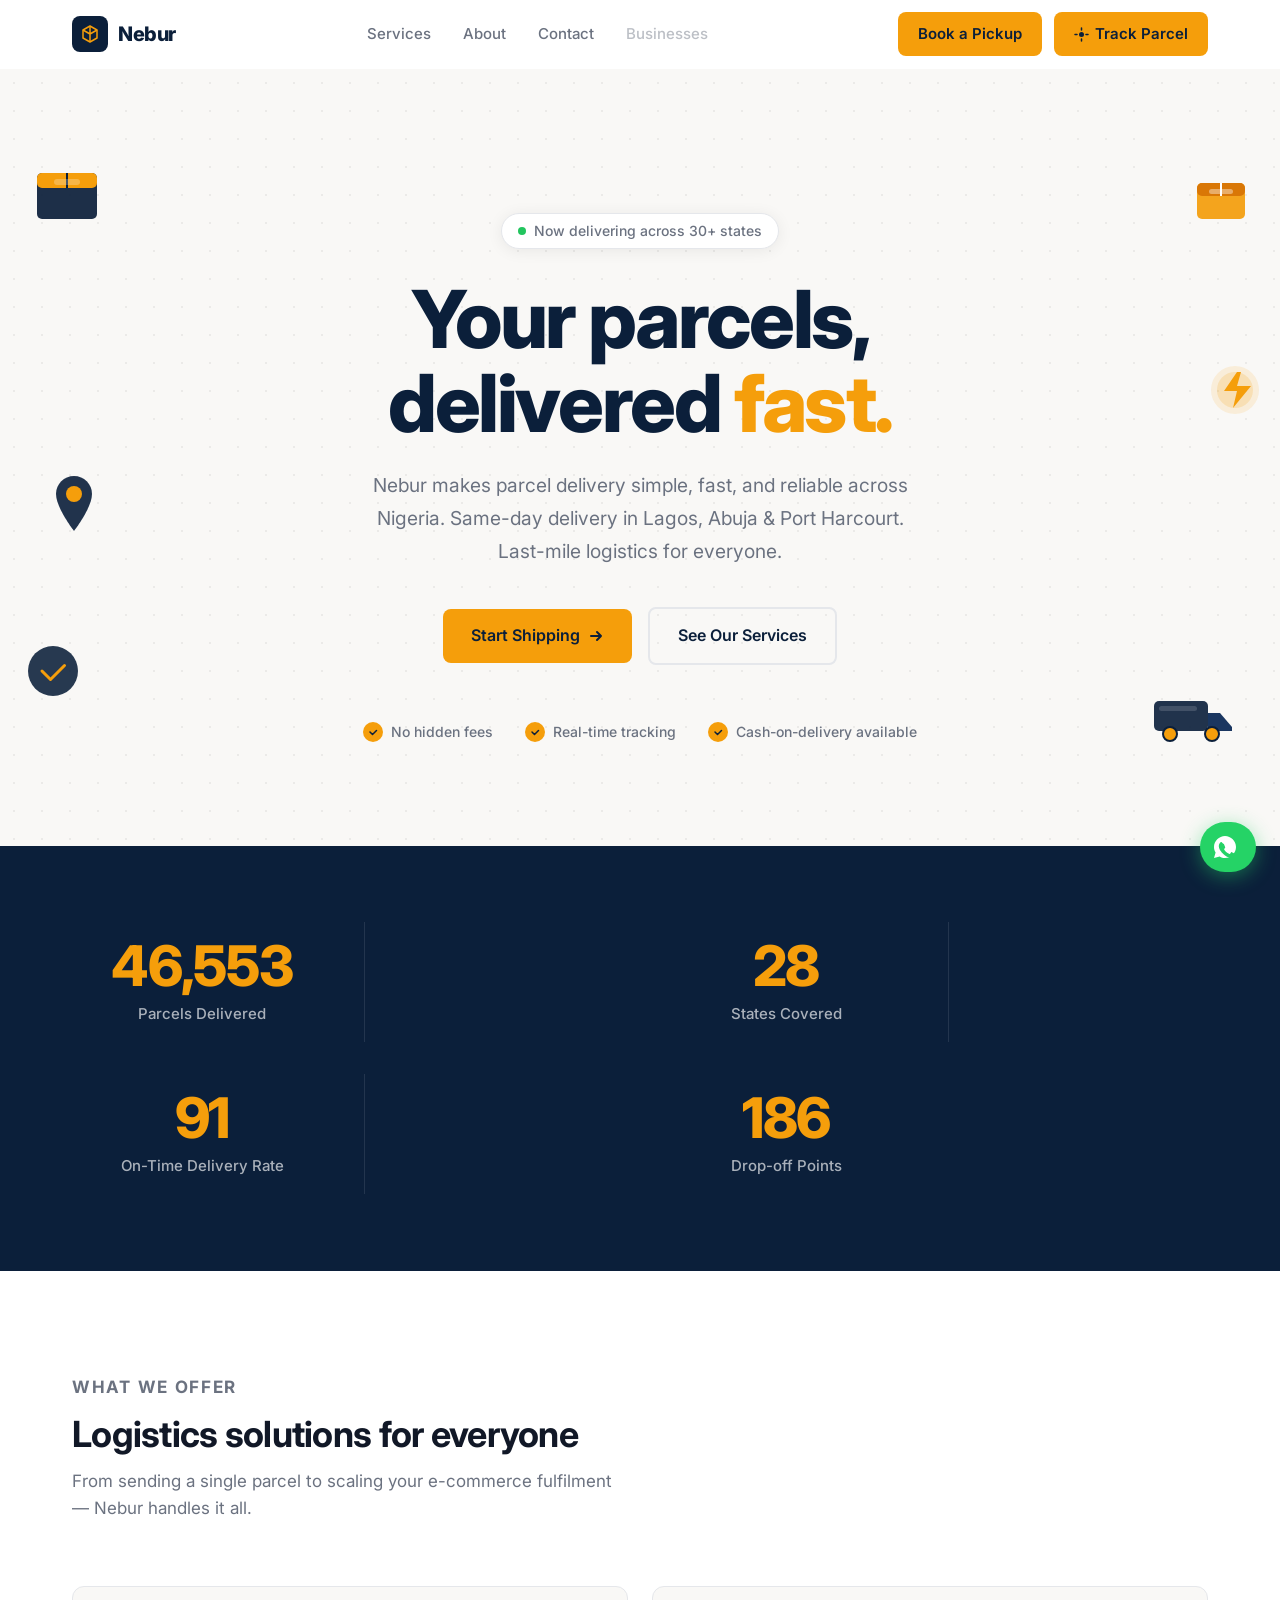
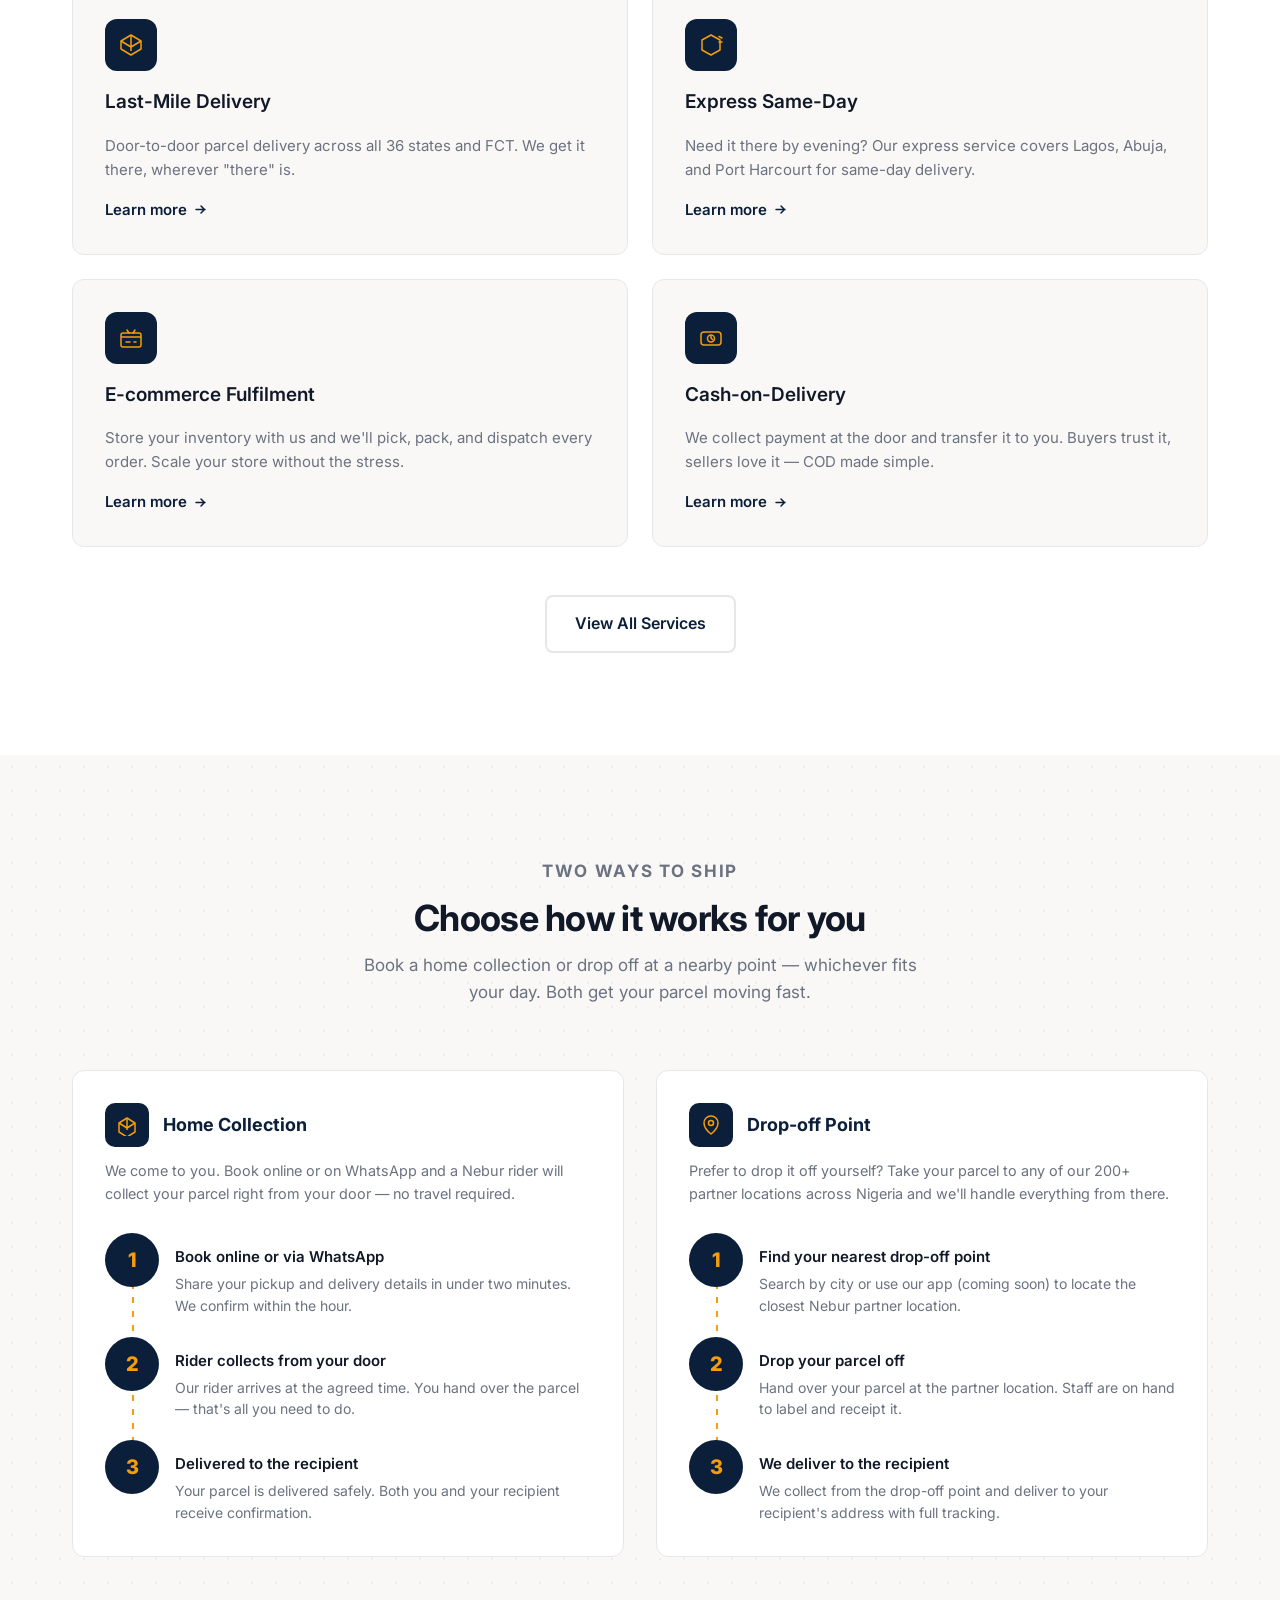
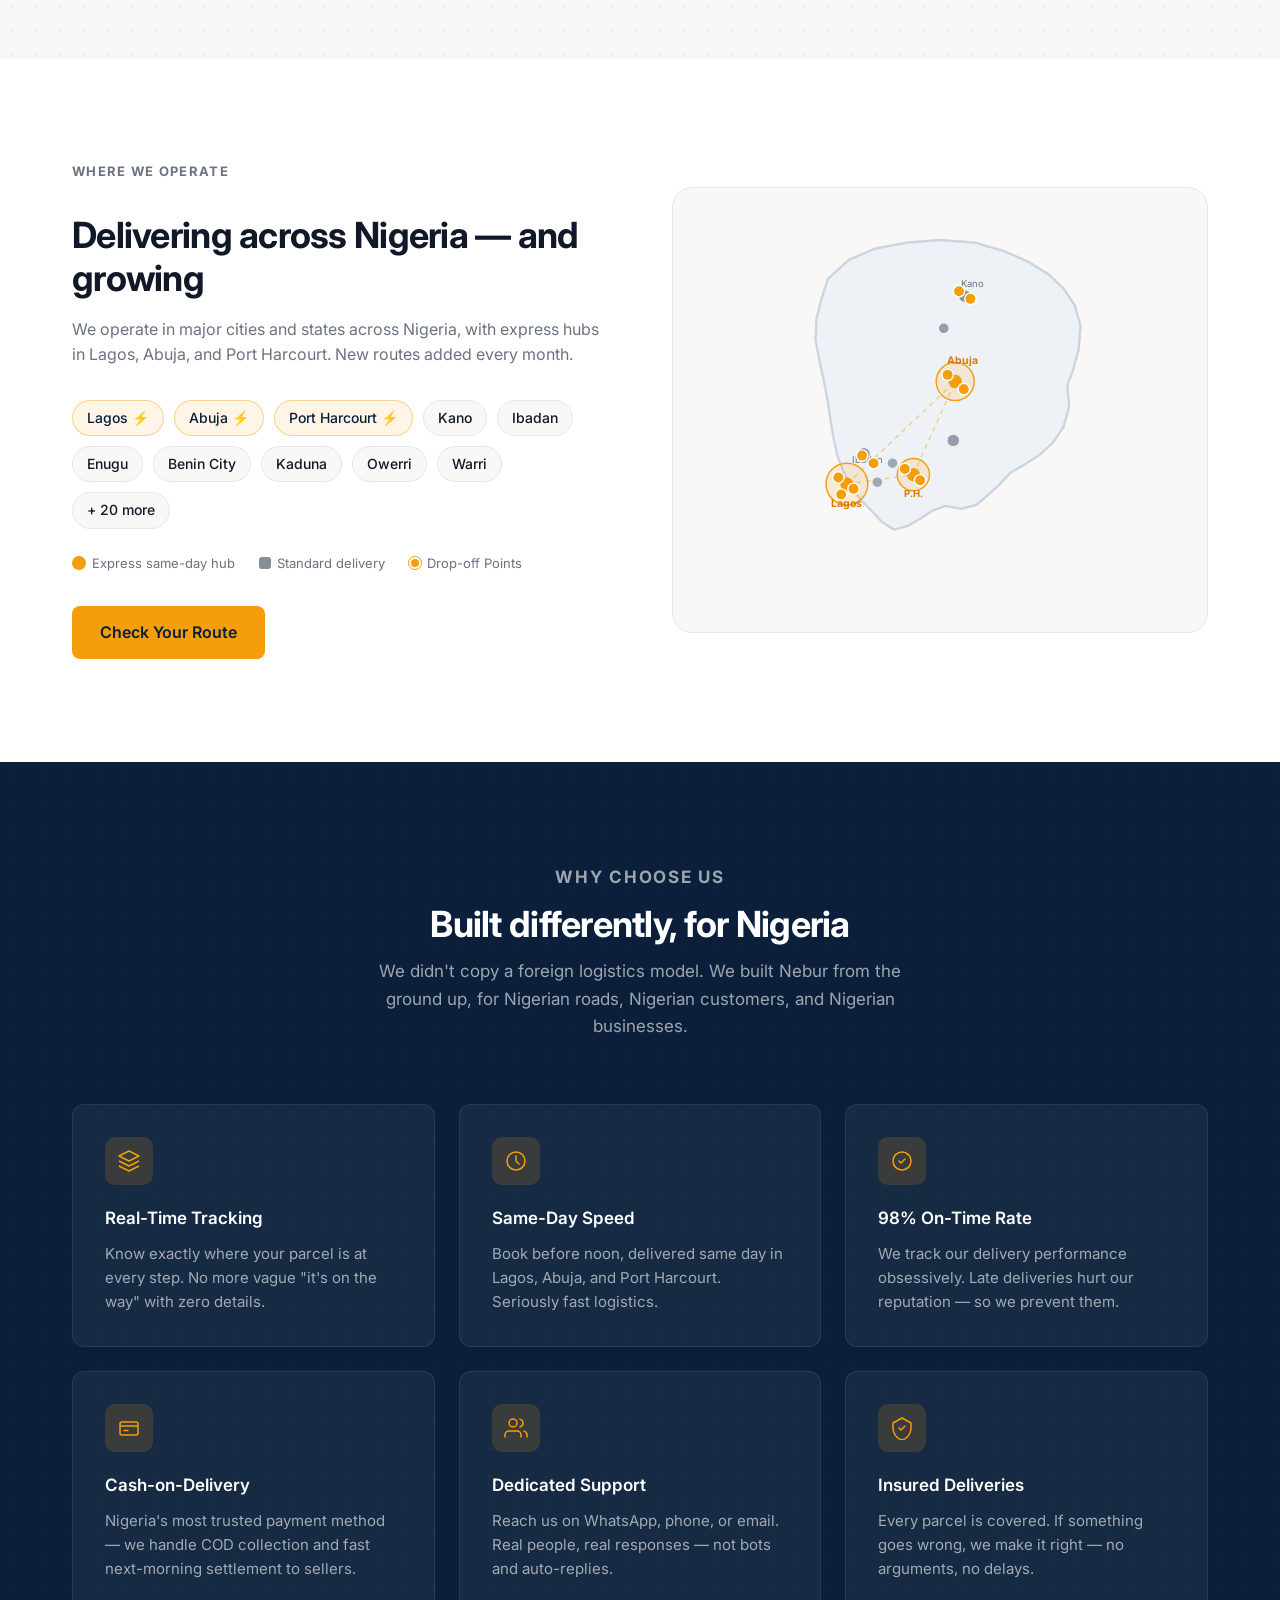
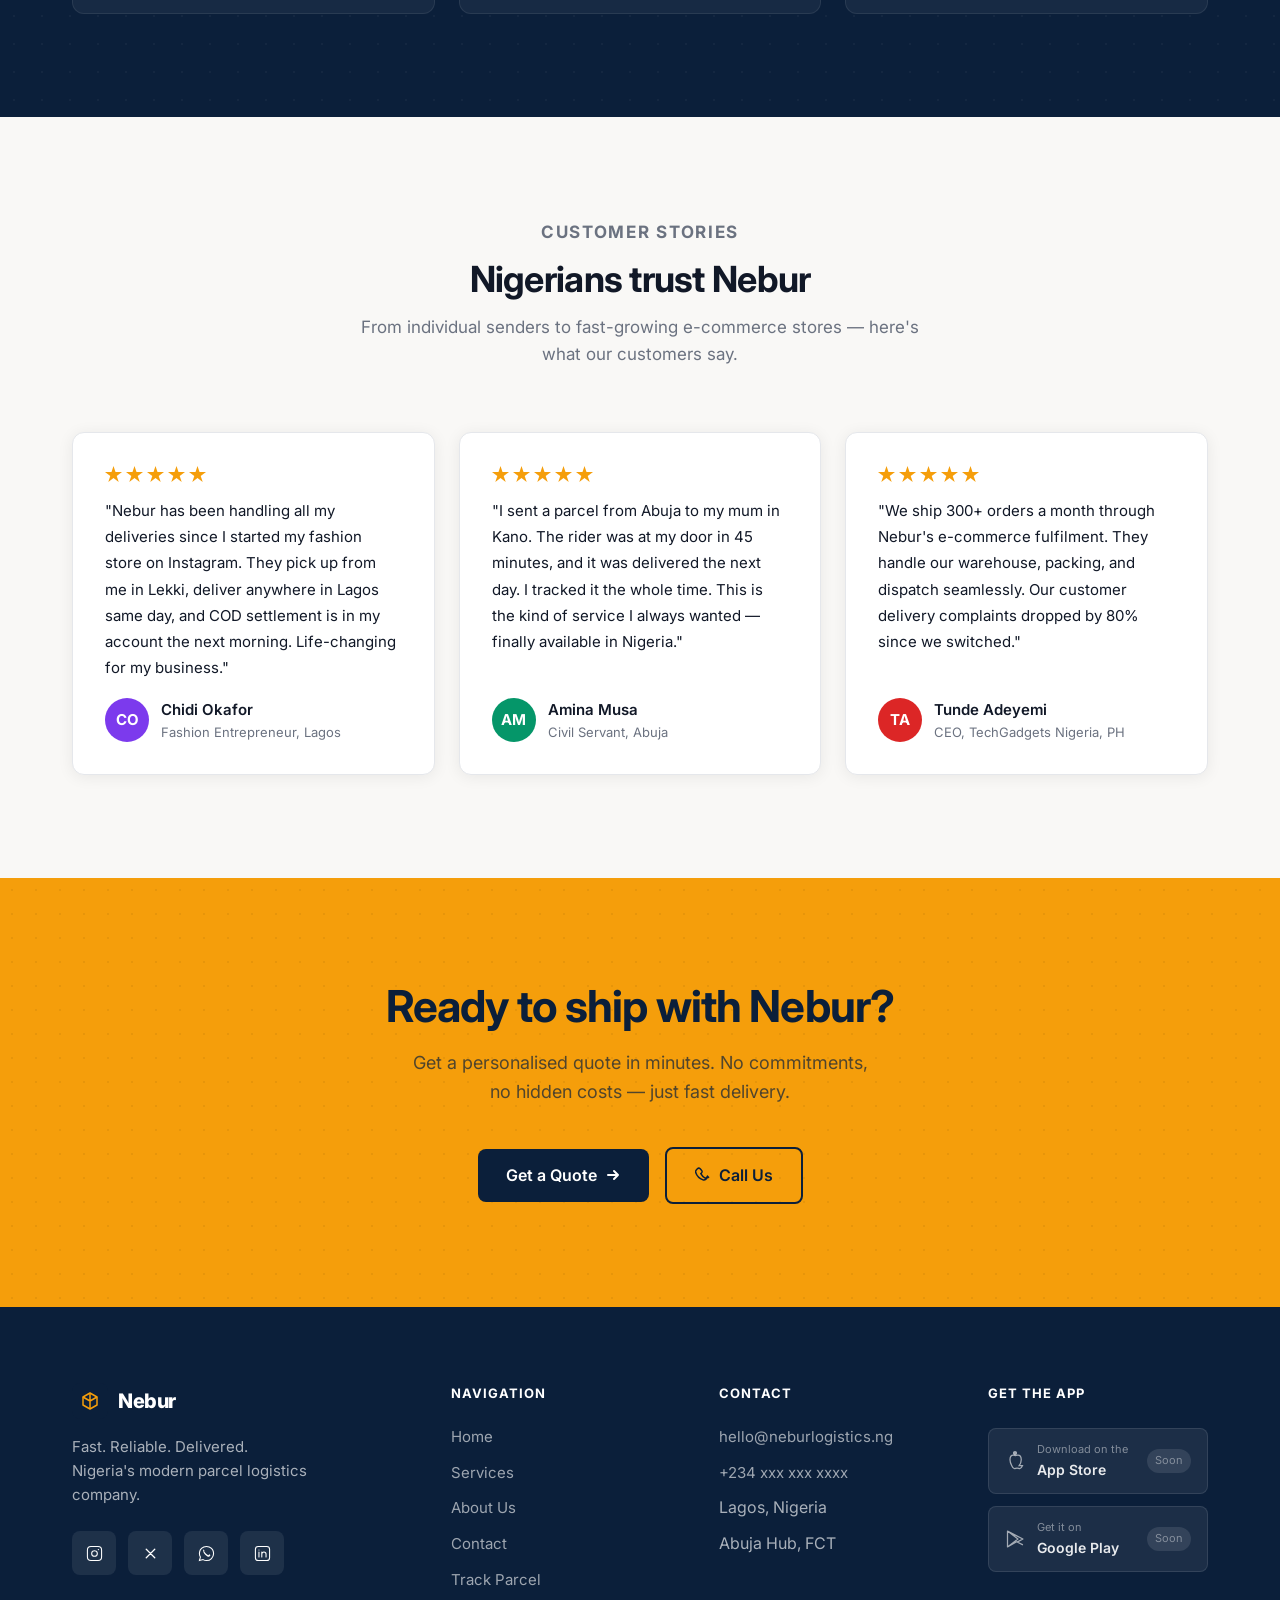
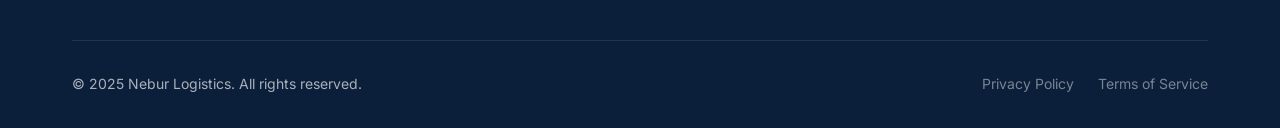
<file: index.html>
<!DOCTYPE html>
<html lang="en">
<head>
  <meta charset="UTF-8">
  <meta name="viewport" content="width=device-width, initial-scale=1.0">
  <title>Nebur Logistics — Fast Parcel Delivery in Nigeria</title>
  <meta name="description" content="Nebur delivers parcels fast and reliably across Nigeria. Same-day, next-day, and B2B logistics solutions. Get a quote today.">

  <!-- Open Graph -->
  <meta property="og:title" content="Nebur Logistics — Fast Parcel Delivery in Nigeria">
  <meta property="og:description" content="Nebur delivers parcels fast and reliably across Nigeria. Same-day, next-day, and B2B logistics solutions. Get a quote today.">
  <meta property="og:image" content="https://neburlogistics.ng/assets/images/og-image.jpg">
  <meta property="og:url" content="https://neburlogistics.ng">
  <meta property="og:type" content="website">

  <link rel="canonical" href="https://neburlogistics.ng">

  <!-- Fonts -->
  <link rel="preconnect" href="https://fonts.googleapis.com">
  <link rel="preconnect" href="https://fonts.gstatic.com" crossorigin>
  <link href="https://fonts.googleapis.com/css2?family=Inter:wght@400;500;600;700;800&display=swap" rel="stylesheet">
  <link rel="stylesheet" href="assets/styles.css">

  <!-- JSON-LD Structured Data -->
  <script type="application/ld+json">
  {
    "@context": "https://schema.org",
    "@type": "LocalBusiness",
    "name": "Nebur Logistics",
    "description": "Fast parcel delivery across Nigeria. Same-day, next-day, and B2B logistics solutions.",
    "url": "https://neburlogistics.ng",
    "telephone": "+234-xxx-xxx-xxxx",
    "email": "hello@neburlogistics.ng",
    "address": {
      "@type": "PostalAddress",
      "addressLocality": "Lagos",
      "addressCountry": "NG"
    },
    "areaServed": "Nigeria",
    "serviceType": "Parcel Delivery"
  }
  </script>

  <style>
    /* =============================================
       HERO
       ============================================= */
    #hero {
      background-color: var(--color-off-white);
      background-image: radial-gradient(circle, rgba(0,0,0,0.055) 1px, transparent 1px);
      background-size: 28px 28px;
      padding: clamp(5rem, 12vw, 9rem) 0 clamp(4rem, 8vw, 7rem);
      overflow: hidden;
      position: relative;
    }
    .hero-inner {
      position: relative;
      text-align: center;
      max-width: 820px;
      margin: 0 auto;
    }
    .hero-badge {
      display: inline-flex;
      align-items: center;
      gap: 0.5rem;
      background: var(--color-white);
      border: 1px solid var(--color-border);
      border-radius: 100px;
      padding: 0.375rem 1rem;
      font-size: 0.875rem;
      font-weight: 500;
      color: var(--color-text-muted);
      margin-bottom: 1.75rem;
      box-shadow: var(--shadow);
    }
    .hero-badge-dot {
      width: 8px;
      height: 8px;
      background: #22c55e;
      border-radius: 50%;
      flex-shrink: 0;
    }
    .hero-headline {
      font-size: clamp(2.75rem, 7vw, 5rem);
      font-weight: 800;
      letter-spacing: -0.03em;
      line-height: 1.05;
      color: var(--color-navy);
      margin-bottom: 1.5rem;
    }
    .hero-headline .accent { color: var(--color-amber); }
    .hero-sub {
      font-size: clamp(1rem, 2vw, 1.2rem);
      color: var(--color-text-muted);
      max-width: 540px;
      margin: 0 auto 2.5rem;
      line-height: 1.7;
    }
    .hero-actions {
      display: flex;
      align-items: center;
      justify-content: center;
      gap: 1rem;
      flex-wrap: wrap;
    }
    .hero-proof {
      margin-top: 3.5rem;
      display: flex;
      align-items: center;
      justify-content: center;
      gap: 2rem;
      flex-wrap: wrap;
    }
    .hero-proof-item {
      display: flex;
      align-items: center;
      gap: 0.5rem;
      font-size: 0.875rem;
      color: var(--color-text-muted);
      font-weight: 500;
    }
    .hero-proof-check {
      width: 20px;
      height: 20px;
      background: var(--color-amber);
      border-radius: 50%;
      display: flex;
      align-items: center;
      justify-content: center;
      flex-shrink: 0;
    }

    /* Floating elements */
    .float-el {
      position: absolute;
      animation: floatY 4s ease-in-out infinite;
      pointer-events: none;
    }
    .float-el:nth-child(2) { animation-delay: -1s; }
    .float-el:nth-child(3) { animation-delay: -2.2s; }
    .float-el:nth-child(4) { animation-delay: -0.6s; }
    .float-el:nth-child(5) { animation-delay: -1.8s; }
    .float-el:nth-child(6) { animation-delay: -3s; }
    .float-parcel-l  { top: 10%; left: 2%; }
    .float-parcel-r  { top: 12%; right: 2%; }
    .float-pin       { top: 52%; left: 4%; }
    .float-truck     { bottom: 12%; right: 3%; }
    .float-speed     { top: 38%; right: 1.5%; }
    .float-check     { bottom: 18%; left: 2%; }

    @keyframes floatY {
      0%, 100% { transform: translateY(0px) rotate(0deg); }
      50%       { transform: translateY(-14px) rotate(2deg); }
    }

    /* =============================================
       STATS
       ============================================= */
    #stats {
      background: var(--color-navy);
      padding: clamp(3rem, 6vw, 5rem) 0;
    }
    .stats-grid {
      display: grid;
      grid-template-columns: repeat(4, 1fr);
      gap: 2rem;
      text-align: center;
    }
    .stat-item { padding: 1rem; }
    .stat-number {
      font-size: clamp(2rem, 5vw, 3.5rem);
      font-weight: 800;
      color: var(--color-amber);
      letter-spacing: -0.02em;
      line-height: 1;
      margin-bottom: 0.5rem;
    }
    .stat-label {
      font-size: 0.9375rem;
      color: rgba(255,255,255,0.65);
      font-weight: 500;
    }
    .stat-divider {
      width: 1px;
      background: rgba(255,255,255,0.1);
    }

    /* =============================================
       SERVICES PREVIEW
       ============================================= */
    #services-preview {
      padding: var(--section-pad);
      background: var(--color-white);
    }
    .services-grid {
      display: grid;
      grid-template-columns: repeat(2, 1fr);
      gap: 1.5rem;
    }
    .service-card {
      background: var(--color-off-white);
      border: 1px solid var(--color-border);
      border-radius: var(--radius);
      padding: 2rem;
      display: flex;
      flex-direction: column;
      gap: 1rem;
      transition: transform 0.2s, box-shadow 0.2s, border-color 0.2s;
    }
    .service-card:hover {
      transform: translateY(-4px);
      box-shadow: 0 8px 32px rgba(0,0,0,0.1);
      border-color: var(--color-amber);
    }
    .service-icon {
      width: 52px;
      height: 52px;
      background: var(--color-navy);
      border-radius: 12px;
      display: flex;
      align-items: center;
      justify-content: center;
      flex-shrink: 0;
    }
    .service-card h3 { font-size: 1.1875rem; }
    .service-card p { color: var(--color-text-muted); font-size: 0.9375rem; line-height: 1.6; }
    .service-link {
      display: inline-flex;
      align-items: center;
      gap: 0.375rem;
      font-size: 0.9375rem;
      font-weight: 600;
      color: var(--color-navy);
      margin-top: auto;
      transition: gap 0.2s;
    }
    .service-link:hover { gap: 0.625rem; }

    /* =============================================
       HOW IT WORKS
       ============================================= */
    #how-it-works {
      padding: var(--section-pad);
      background: var(--color-off-white);
      background-image: radial-gradient(circle, rgba(0,0,0,0.04) 1px, transparent 1px);
      background-size: 24px 24px;
    }
    .hiw-processes {
      display: grid;
      grid-template-columns: 1fr 1fr;
      gap: 2rem;
    }
    .hiw-process {
      background: var(--color-white);
      border: 1px solid var(--color-border);
      border-radius: var(--radius);
      padding: 2rem;
    }
    .hiw-process-header {
      display: flex;
      align-items: center;
      gap: 0.875rem;
      margin-bottom: 0.75rem;
    }
    .hiw-process-icon {
      width: 44px;
      height: 44px;
      background: var(--color-navy);
      border-radius: 10px;
      display: flex;
      align-items: center;
      justify-content: center;
      flex-shrink: 0;
    }
    .hiw-process h3 {
      font-size: 1.125rem;
      font-weight: 700;
      color: var(--color-navy);
      margin: 0;
    }
    .hiw-process-desc {
      font-size: 0.9rem;
      color: var(--color-text-muted);
      line-height: 1.6;
      margin-bottom: 1.75rem;
    }
    .steps-list {
      display: flex;
      flex-direction: column;
      gap: 1.25rem;
      position: relative;
    }
    .steps-list::before {
      content: '';
      position: absolute;
      left: 27px;
      top: 36px;
      bottom: 36px;
      width: 2px;
      background: repeating-linear-gradient(
        180deg,
        var(--color-amber) 0, var(--color-amber) 6px,
        transparent 6px, transparent 14px
      );
    }
    .step-item {
      display: flex;
      align-items: flex-start;
      gap: 1rem;
    }
    .step-num {
      width: 54px;
      height: 54px;
      background: var(--color-navy);
      color: var(--color-amber);
      border-radius: 50%;
      font-size: 1.25rem;
      font-weight: 800;
      display: flex;
      align-items: center;
      justify-content: center;
      flex-shrink: 0;
      position: relative;
      z-index: 1;
    }
    .step-item-text { padding-top: 0.75rem; }
    .step-item-text h4 {
      font-size: 0.9375rem;
      font-weight: 600;
      color: var(--color-text);
      margin-bottom: 0.25rem;
    }
    .step-item-text p {
      font-size: 0.875rem;
      color: var(--color-text-muted);
      line-height: 1.55;
    }

    /* =============================================
       COVERAGE
       ============================================= */
    #coverage {
      padding: var(--section-pad);
      background: var(--color-white);
    }
    .coverage-inner {
      display: grid;
      grid-template-columns: 1fr 1fr;
      gap: clamp(2rem, 5vw, 5rem);
      align-items: center;
    }
    .coverage-text h2 { margin-bottom: 1rem; }
    .coverage-text > p { color: var(--color-text-muted); margin-bottom: 2rem; }
    .coverage-cities {
      display: flex;
      flex-wrap: wrap;
      gap: 0.625rem;
      margin-bottom: 1.5rem;
    }
    .city-chip {
      background: var(--color-off-white);
      border: 1px solid var(--color-border);
      border-radius: 100px;
      padding: 0.375rem 0.875rem;
      font-size: 0.875rem;
      font-weight: 500;
      color: var(--color-text);
    }
    .city-chip.express {
      background: rgba(245,158,11,0.1);
      border-color: rgba(245,158,11,0.4);
      color: var(--color-navy);
    }
    .coverage-legend {
      display: flex;
      gap: 1.5rem;
      font-size: 0.8125rem;
      color: var(--color-text-muted);
      margin-bottom: 2rem;
    }
    .legend-item { display: flex; align-items: center; gap: 6px; }
    .legend-dot {
      width: 12px;
      height: 12px;
      border-radius: 3px;
      flex-shrink: 0;
    }
    .map-container {
      background: var(--color-off-white);
      border: 1px solid var(--color-border);
      border-radius: 20px;
      padding: 2rem;
      display: flex;
      align-items: center;
      justify-content: center;
      min-height: 380px;
    }

    /* =============================================
       WHY NEBUR
       ============================================= */
    #why-nebur {
      padding: var(--section-pad);
      background: var(--color-navy);
      background-image: radial-gradient(circle, rgba(255,255,255,0.035) 1px, transparent 1px);
      background-size: 28px 28px;
    }
    #why-nebur .section-label { color: var(--color-amber); }
    #why-nebur .section-header h2 { color: var(--color-white); }
    #why-nebur .section-header p { color: rgba(255,255,255,0.6); }
    .why-grid {
      display: grid;
      grid-template-columns: repeat(3, 1fr);
      gap: 1.5rem;
    }
    .why-card {
      background: rgba(255,255,255,0.05);
      border: 1px solid rgba(255,255,255,0.08);
      border-radius: var(--radius);
      padding: 2rem;
      transition: background 0.2s, border-color 0.2s;
    }
    .why-card:hover {
      background: rgba(255,255,255,0.09);
      border-color: rgba(245,158,11,0.4);
    }
    .why-icon {
      width: 48px;
      height: 48px;
      background: rgba(245,158,11,0.15);
      border-radius: 10px;
      display: flex;
      align-items: center;
      justify-content: center;
      margin-bottom: 1.25rem;
    }
    .why-card h3 { color: var(--color-white); margin-bottom: 0.625rem; font-size: 1.0625rem; }
    .why-card p { color: rgba(255,255,255,0.6); font-size: 0.9375rem; line-height: 1.6; }

    /* =============================================
       TESTIMONIALS
       ============================================= */
    #testimonials {
      padding: var(--section-pad);
      background: var(--color-off-white);
    }
    .testimonials-grid {
      display: grid;
      grid-template-columns: repeat(3, 1fr);
      gap: 1.5rem;
    }
    .testimonial-card {
      background: var(--color-white);
      border: 1px solid var(--color-border);
      border-radius: var(--radius);
      padding: 2rem;
      box-shadow: var(--shadow);
      transition: transform 0.2s;
      display: flex;
      flex-direction: column;
      gap: 1rem;
    }
    .testimonial-card:hover { transform: translateY(-4px); }
    .stars { display: flex; gap: 4px; }
    .testimonial-quote {
      font-size: 0.9375rem;
      line-height: 1.75;
      color: var(--color-text);
      flex: 1;
    }
    .testimonial-author { display: flex; align-items: center; gap: 0.75rem; }
    .author-avatar {
      width: 44px;
      height: 44px;
      border-radius: 50%;
      display: flex;
      align-items: center;
      justify-content: center;
      font-weight: 700;
      font-size: 0.9375rem;
      color: var(--color-white);
      flex-shrink: 0;
    }
    .author-name { font-weight: 600; font-size: 0.9375rem; }
    .author-role { font-size: 0.8125rem; color: var(--color-text-muted); }

    /* =============================================
       CTA BANNER
       ============================================= */
    #cta-banner {
      padding: clamp(4rem, 8vw, 7rem) 0;
      background: var(--color-amber);
      background-image: radial-gradient(circle, rgba(0,0,0,0.06) 1px, transparent 1px);
      background-size: 24px 24px;
      text-align: center;
    }
    #cta-banner h2 {
      color: var(--color-navy);
      font-size: clamp(1.75rem, 4vw, 2.75rem);
      margin-bottom: 1rem;
    }
    #cta-banner p {
      color: rgba(11,31,58,0.7);
      font-size: 1.125rem;
      max-width: 480px;
      margin: 0 auto 2.5rem;
    }
    .cta-actions {
      display: flex;
      align-items: center;
      justify-content: center;
      gap: 1rem;
      flex-wrap: wrap;
    }

    /* =============================================
       RESPONSIVE
       ============================================= */
    @media (max-width: 1024px) {
      .services-grid { grid-template-columns: repeat(2, 1fr); }
      .why-grid { grid-template-columns: repeat(2, 1fr); }
      .coverage-inner { grid-template-columns: 1fr; }
    }
    @media (max-width: 768px) {
      .hiw-processes { grid-template-columns: 1fr; }
      .testimonials-grid { grid-template-columns: 1fr; }
      .stats-grid { grid-template-columns: repeat(2, 1fr); }
      .stat-divider { display: none; }
      .float-el { display: none; }
    }
    @media (max-width: 480px) {
      .stats-grid { grid-template-columns: 1fr; }
    }
    @media (max-width: 640px) {
      .services-grid { grid-template-columns: 1fr; }
      .why-grid { grid-template-columns: 1fr; }
      .hero-actions { flex-direction: column; align-items: stretch; }
      .hero-actions .btn { justify-content: center; }
    }
  </style>
</head>
<body>

  <!-- ===================================================
       HEADER
       =================================================== -->
  <header class="site-header" id="site-header">
    <div class="container">
      <nav class="nav-inner" role="navigation" aria-label="Main navigation">

        <a href="index.html" class="nav-logo" aria-label="Nebur Logistics — Home">
          <div class="nav-logo-icon" aria-hidden="true">
            <svg width="20" height="20" viewBox="0 0 20 20" fill="none" aria-hidden="true">
              <path d="M3 6l7-4 7 4v8l-7 4-7-4V6z" stroke="#F59E0B" stroke-width="1.5" stroke-linejoin="round"/>
              <path d="M10 2v16M3 6l7 4 7-4" stroke="#F59E0B" stroke-width="1.5" stroke-linejoin="round"/>
            </svg>
          </div>
          Nebur
        </a>

        <ul class="nav-links" role="list">
          <li><a href="services.html">Services</a></li>
          <li><a href="about.html">About</a></li>
          <li><a href="contact.html">Contact</a></li>
          <li><a href="#" data-future="b2b-portal" style="opacity:0.45;" aria-disabled="true">Businesses</a></li>
        </ul>

        <div class="nav-cta">
          <a href="book.html" class="btn btn-primary" style="padding:0.625rem 1.25rem;font-size:0.9375rem;">Book a Pickup</a>
          <a href="#" data-future="tracking" class="btn-track" aria-label="Track your parcel">
            <svg width="15" height="15" viewBox="0 0 15 15" fill="none" aria-hidden="true">
              <circle cx="7.5" cy="7.5" r="2.5" fill="currentColor"/>
              <path d="M7.5 1v2M7.5 12v2M1 7.5h2M12 7.5h2" stroke="currentColor" stroke-width="1.5" stroke-linecap="round"/>
            </svg>
            Track Parcel
          </a>
        </div>

        <button class="hamburger" id="hamburger-btn" aria-expanded="false" aria-controls="mobile-nav" aria-label="Toggle navigation menu">
          <span></span><span></span><span></span>
        </button>
      </nav>
    </div>

    <nav class="mobile-nav" id="mobile-nav" aria-label="Mobile navigation">
      <a href="index.html" aria-current="page">Home</a>
      <a href="services.html">Services</a>
      <a href="about.html">About</a>
      <a href="contact.html">Contact</a>
      <a href="book.html" class="btn-track">Book a Pickup</a>
    </nav>
  </header>

  <main>

    <!-- ===================================================
         HERO
         =================================================== -->
    <section id="hero" aria-labelledby="hero-headline">

      <!-- Floating parcels / icons -->
      <div class="float-el float-parcel-l" aria-hidden="true">
        <svg width="82" height="82" viewBox="0 0 82 82" fill="none">
          <rect x="11" y="26" width="60" height="46" rx="5" fill="#0B1F3A" opacity="0.92"/>
          <rect x="11" y="26" width="60" height="15" rx="5" fill="#F59E0B"/>
          <path d="M41 26v15" stroke="#0B1F3A" stroke-width="2"/>
          <rect x="28" y="32" width="26" height="6" rx="3" fill="white" opacity="0.25"/>
        </svg>
      </div>
      <div class="float-el float-parcel-r" aria-hidden="true">
        <svg width="66" height="66" viewBox="0 0 66 66" fill="none">
          <rect x="9" y="21" width="48" height="36" rx="5" fill="#F59E0B" opacity="0.92"/>
          <rect x="9" y="21" width="48" height="13" rx="5" fill="#D97706"/>
          <path d="M33 21v13" stroke="white" stroke-width="2"/>
          <rect x="21" y="27" width="24" height="5" rx="2.5" fill="white" opacity="0.4"/>
        </svg>
      </div>
      <div class="float-el float-pin" aria-hidden="true">
        <svg width="46" height="62" viewBox="0 0 46 62" fill="none">
          <path d="M23 3C13 3 5 11 5 21c0 13.8 18 37 18 37S41 34.8 41 21C41 11 33 3 23 3z" fill="#0B1F3A" opacity="0.9"/>
          <circle cx="23" cy="21" r="8" fill="#F59E0B"/>
        </svg>
      </div>
      <div class="float-el float-truck" aria-hidden="true">
        <svg width="92" height="58" viewBox="0 0 92 58" fill="none">
          <rect x="4" y="14" width="54" height="30" rx="5" fill="#0B1F3A" opacity="0.9"/>
          <path d="M58 26h12l12 14v4H58V26z" fill="#1a3660"/>
          <circle cx="20" cy="47" r="7" fill="#F59E0B" stroke="#0B1F3A" stroke-width="2"/>
          <circle cx="62" cy="47" r="7" fill="#F59E0B" stroke="#0B1F3A" stroke-width="2"/>
          <rect x="9" y="19" width="38" height="5" rx="2.5" fill="white" opacity="0.15"/>
        </svg>
      </div>
      <div class="float-el float-speed" aria-hidden="true">
        <svg width="52" height="52" viewBox="0 0 52 52" fill="none">
          <circle cx="26" cy="26" r="24" fill="#F59E0B" opacity="0.12"/>
          <circle cx="26" cy="26" r="18" fill="#F59E0B" opacity="0.18"/>
          <path d="M28 8L15 27h13l-4 17 18-22H28L32 8z" fill="#F59E0B"/>
        </svg>
      </div>
      <div class="float-el float-check" aria-hidden="true">
        <svg width="54" height="54" viewBox="0 0 54 54" fill="none">
          <circle cx="27" cy="27" r="25" fill="#0B1F3A" opacity="0.88"/>
          <path d="M16 27l8.5 8.5 14-14" stroke="#F59E0B" stroke-width="3" stroke-linecap="round" stroke-linejoin="round"/>
        </svg>
      </div>

      <div class="container">
        <div class="hero-inner">
          <div class="hero-badge">
            <div class="hero-badge-dot"></div>
            Now delivering across 30+ states
          </div>

          <h1 class="hero-headline" id="hero-headline">
            Your parcels,<br>
            delivered <span class="accent">fast.</span>
          </h1>

          <p class="hero-sub">
            Nebur makes parcel delivery simple, fast, and reliable across Nigeria.
            Same-day delivery in Lagos, Abuja &amp; Port Harcourt.
            Last-mile logistics for everyone.
          </p>

          <div class="hero-actions">
            <a href="contact.html" class="btn btn-primary">
              Start Shipping
              <svg width="16" height="16" viewBox="0 0 16 16" fill="none" aria-hidden="true">
                <path d="M3 8h10M9 4l4 4-4 4" stroke="currentColor" stroke-width="2" stroke-linecap="round" stroke-linejoin="round"/>
              </svg>
            </a>
            <a href="services.html" class="btn btn-secondary">See Our Services</a>
          </div>

          <div class="hero-proof">
            <div class="hero-proof-item">
              <div class="hero-proof-check" aria-hidden="true">
                <svg width="10" height="10" viewBox="0 0 10 10" fill="none"><path d="M2 5l2.5 2.5 4-4" stroke="#0B1F3A" stroke-width="1.5" stroke-linecap="round" stroke-linejoin="round"/></svg>
              </div>
              No hidden fees
            </div>
            <div class="hero-proof-item">
              <div class="hero-proof-check" aria-hidden="true">
                <svg width="10" height="10" viewBox="0 0 10 10" fill="none"><path d="M2 5l2.5 2.5 4-4" stroke="#0B1F3A" stroke-width="1.5" stroke-linecap="round" stroke-linejoin="round"/></svg>
              </div>
              Real-time tracking
            </div>
            <div class="hero-proof-item">
              <div class="hero-proof-check" aria-hidden="true">
                <svg width="10" height="10" viewBox="0 0 10 10" fill="none"><path d="M2 5l2.5 2.5 4-4" stroke="#0B1F3A" stroke-width="1.5" stroke-linecap="round" stroke-linejoin="round"/></svg>
              </div>
              Cash-on-delivery available
            </div>
          </div>
        </div>
      </div>
    </section>

    <!-- ===================================================
         STATS
         =================================================== -->
    <section id="stats" aria-label="Nebur delivery statistics">
      <div class="container">
        <div class="stats-grid">
          <div class="stat-item fade-up">
            <div class="stat-number" data-target="50000" aria-label="50,000 plus parcels delivered">0</div>
            <div class="stat-label">Parcels Delivered</div>
          </div>
          <div class="stat-divider" role="separator" aria-hidden="true"></div>
          <div class="stat-item fade-up fade-up-delay-1">
            <div class="stat-number" data-target="30" data-suffix="+" aria-label="30 plus states covered">0</div>
            <div class="stat-label">States Covered</div>
          </div>
          <div class="stat-divider" role="separator" aria-hidden="true"></div>
          <div class="stat-item fade-up fade-up-delay-2">
            <div class="stat-number" data-target="98" data-suffix="%" aria-label="98 percent on-time delivery rate">0</div>
            <div class="stat-label">On-Time Delivery Rate</div>
          </div>
          <div class="stat-divider" role="separator" aria-hidden="true"></div>
          <div class="stat-item fade-up fade-up-delay-3">
            <div class="stat-number" data-target="200" data-suffix="+" aria-label="200 plus drop-off points">0</div>
            <div class="stat-label">Drop-off Points</div>
          </div>
        </div>
      </div>
    </section>

    <!-- ===================================================
         SERVICES PREVIEW
         =================================================== -->
    <section id="services-preview" aria-labelledby="services-heading">
      <div class="container">
        <div class="section-header">
          <p class="section-label">What We Offer</p>
          <h2 id="services-heading">Logistics solutions for everyone</h2>
          <p>From sending a single parcel to scaling your e-commerce fulfilment — Nebur handles it all.</p>
        </div>

        <div class="services-grid">

          <a href="services.html" class="service-card fade-up" aria-label="Last-Mile Delivery — learn more">
            <div class="service-icon" aria-hidden="true">
              <svg width="26" height="26" viewBox="0 0 26 26" fill="none">
                <path d="M3 9l10-6 10 6v8l-10 6L3 17V9z" stroke="#F59E0B" stroke-width="1.5" stroke-linejoin="round"/>
                <path d="M13 3v16M3 9l10 6 10-6" stroke="#F59E0B" stroke-width="1.5" stroke-linejoin="round"/>
              </svg>
            </div>
            <h3>Last-Mile Delivery</h3>
            <p>Door-to-door parcel delivery across all 36 states and FCT. We get it there, wherever "there" is.</p>
            <span class="service-link">
              Learn more
              <svg width="15" height="15" viewBox="0 0 15 15" fill="none" aria-hidden="true"><path d="M3 7.5h9M8 4l3.5 3.5L8 11" stroke="currentColor" stroke-width="1.5" stroke-linecap="round" stroke-linejoin="round"/></svg>
            </span>
          </a>

          <a href="services.html" class="service-card fade-up fade-up-delay-1" aria-label="Express Same-Day Delivery — learn more">
            <div class="service-icon" aria-hidden="true">
              <svg width="26" height="26" viewBox="0 0 26 26" fill="none">
                <path d="M13 3l-9 5v10l9 5 9-5V8l-9-5z" stroke="#F59E0B" stroke-width="1.5" stroke-linejoin="round"/>
                <path d="M24 6l-3-1.5" stroke="#F59E0B" stroke-width="1.5" stroke-linecap="round"/>
                <path d="M24 10H21" stroke="#F59E0B" stroke-width="1.5" stroke-linecap="round"/>
              </svg>
            </div>
            <h3>Express Same-Day</h3>
            <p>Need it there by evening? Our express service covers Lagos, Abuja, and Port Harcourt for same-day delivery.</p>
            <span class="service-link">
              Learn more
              <svg width="15" height="15" viewBox="0 0 15 15" fill="none" aria-hidden="true"><path d="M3 7.5h9M8 4l3.5 3.5L8 11" stroke="currentColor" stroke-width="1.5" stroke-linecap="round" stroke-linejoin="round"/></svg>
            </span>
          </a>

          <a href="services.html" class="service-card fade-up fade-up-delay-2" aria-label="E-commerce Fulfilment — learn more">
            <div class="service-icon" aria-hidden="true">
              <svg width="26" height="26" viewBox="0 0 26 26" fill="none">
                <rect x="3" y="8" width="20" height="14" rx="2" stroke="#F59E0B" stroke-width="1.5"/>
                <path d="M3 12h20" stroke="#F59E0B" stroke-width="1.5"/>
                <path d="M9 5l2 3M17 5l-2 3" stroke="#F59E0B" stroke-width="1.5" stroke-linecap="round"/>
                <path d="M8 17h4M16 17h2" stroke="#F59E0B" stroke-width="1.5" stroke-linecap="round"/>
              </svg>
            </div>
            <h3>E-commerce Fulfilment</h3>
            <p>Store your inventory with us and we'll pick, pack, and dispatch every order. Scale your store without the stress.</p>
            <span class="service-link">
              Learn more
              <svg width="15" height="15" viewBox="0 0 15 15" fill="none" aria-hidden="true"><path d="M3 7.5h9M8 4l3.5 3.5L8 11" stroke="currentColor" stroke-width="1.5" stroke-linecap="round" stroke-linejoin="round"/></svg>
            </span>
          </a>

          <a href="services.html" class="service-card fade-up fade-up-delay-3" aria-label="Cash-on-Delivery — learn more">
            <div class="service-icon" aria-hidden="true">
              <svg width="26" height="26" viewBox="0 0 26 26" fill="none">
                <rect x="3" y="7" width="20" height="13" rx="3" stroke="#F59E0B" stroke-width="1.5"/>
                <circle cx="13" cy="13.5" r="3.5" stroke="#F59E0B" stroke-width="1.5"/>
                <path d="M13 11v2l1.5 1.5" stroke="#F59E0B" stroke-width="1.5" stroke-linecap="round"/>
              </svg>
            </div>
            <h3>Cash-on-Delivery</h3>
            <p>We collect payment at the door and transfer it to you. Buyers trust it, sellers love it — COD made simple.</p>
            <span class="service-link">
              Learn more
              <svg width="15" height="15" viewBox="0 0 15 15" fill="none" aria-hidden="true"><path d="M3 7.5h9M8 4l3.5 3.5L8 11" stroke="currentColor" stroke-width="1.5" stroke-linecap="round" stroke-linejoin="round"/></svg>
            </span>
          </a>

        </div>

        <div style="text-align:center;margin-top:3rem;" class="fade-up">
          <a href="services.html" class="btn btn-secondary">View All Services</a>
        </div>
      </div>
    </section>

    <!-- ===================================================
         HOW IT WORKS
         =================================================== -->
    <section id="how-it-works" aria-labelledby="hiw-heading">
      <div class="container">
        <div class="section-header section-header-center">
          <p class="section-label">Two Ways to Ship</p>
          <h2 id="hiw-heading">Choose how it works for you</h2>
          <p>Book a home collection or drop off at a nearby point — whichever fits your day. Both get your parcel moving fast.</p>
        </div>

        <div class="hiw-processes">

          <!-- Home Collection -->
          <div class="hiw-process fade-up">
            <div class="hiw-process-header">
              <div class="hiw-process-icon" aria-hidden="true">
                <svg width="22" height="22" viewBox="0 0 22 22" fill="none">
                  <path d="M3 9l8-5 8 5v9l-8 5-8-5V9z" stroke="#F59E0B" stroke-width="1.5" stroke-linejoin="round"/>
                  <path d="M11 4v12M3 9l8 5 8-5" stroke="#F59E0B" stroke-width="1.5" stroke-linejoin="round"/>
                </svg>
              </div>
              <h3>Home Collection</h3>
            </div>
            <p class="hiw-process-desc">We come to you. Book online or on WhatsApp and a Nebur rider will collect your parcel right from your door — no travel required.</p>
            <div class="steps-list" aria-label="Home Collection steps">
              <div class="step-item">
                <div class="step-num" aria-label="Step 1">1</div>
                <div class="step-item-text">
                  <h4>Book online or via WhatsApp</h4>
                  <p>Share your pickup and delivery details in under two minutes. We confirm within the hour.</p>
                </div>
              </div>
              <div class="step-item">
                <div class="step-num" aria-label="Step 2">2</div>
                <div class="step-item-text">
                  <h4>Rider collects from your door</h4>
                  <p>Our rider arrives at the agreed time. You hand over the parcel — that's all you need to do.</p>
                </div>
              </div>
              <div class="step-item">
                <div class="step-num" aria-label="Step 3">3</div>
                <div class="step-item-text">
                  <h4>Delivered to the recipient</h4>
                  <p>Your parcel is delivered safely. Both you and your recipient receive confirmation.</p>
                </div>
              </div>
            </div>
          </div>

          <!-- Drop-off Point -->
          <div class="hiw-process fade-up fade-up-delay-2">
            <div class="hiw-process-header">
              <div class="hiw-process-icon" aria-hidden="true">
                <svg width="22" height="22" viewBox="0 0 22 22" fill="none">
                  <path d="M11 2C7.1 2 4 5.1 4 9c0 5.5 7 11 7 11S18 14.5 18 9c0-3.9-3.1-7-7-7z" stroke="#F59E0B" stroke-width="1.5" stroke-linejoin="round"/>
                  <circle cx="11" cy="9" r="2.5" stroke="#F59E0B" stroke-width="1.5"/>
                </svg>
              </div>
              <h3>Drop-off Point</h3>
            </div>
            <p class="hiw-process-desc">Prefer to drop it off yourself? Take your parcel to any of our 200+ partner locations across Nigeria and we'll handle everything from there.</p>
            <div class="steps-list" aria-label="Drop-off Point steps">
              <div class="step-item">
                <div class="step-num" aria-label="Step 1">1</div>
                <div class="step-item-text">
                  <h4>Find your nearest drop-off point</h4>
                  <p>Search by city or use our app (coming soon) to locate the closest Nebur partner location.</p>
                </div>
              </div>
              <div class="step-item">
                <div class="step-num" aria-label="Step 2">2</div>
                <div class="step-item-text">
                  <h4>Drop your parcel off</h4>
                  <p>Hand over your parcel at the partner location. Staff are on hand to label and receipt it.</p>
                </div>
              </div>
              <div class="step-item">
                <div class="step-num" aria-label="Step 3">3</div>
                <div class="step-item-text">
                  <h4>We deliver to the recipient</h4>
                  <p>We collect from the drop-off point and deliver to your recipient's address with full tracking.</p>
                </div>
              </div>
            </div>
          </div>

        </div>
      </div>
    </section>

    <!-- ===================================================
         COVERAGE MAP
         =================================================== -->
    <section id="coverage" aria-labelledby="coverage-heading">
      <div class="container">
        <div class="coverage-inner">

          <div class="coverage-text fade-up">
            <p class="section-label">Where We Operate</p>
            <h2 id="coverage-heading">Delivering across Nigeria — and growing</h2>
            <p>We operate in major cities and states across Nigeria, with express hubs in Lagos, Abuja, and Port Harcourt. New routes added every month.</p>

            <div class="coverage-cities">
              <span class="city-chip express">Lagos ⚡</span>
              <span class="city-chip express">Abuja ⚡</span>
              <span class="city-chip express">Port Harcourt ⚡</span>
              <span class="city-chip">Kano</span>
              <span class="city-chip">Ibadan</span>
              <span class="city-chip">Enugu</span>
              <span class="city-chip">Benin City</span>
              <span class="city-chip">Kaduna</span>
              <span class="city-chip">Owerri</span>
              <span class="city-chip">Warri</span>
              <span class="city-chip">+ 20 more</span>
            </div>

            <div class="coverage-legend">
              <div class="legend-item">
                <div class="legend-dot" style="background:var(--color-amber);border-radius:50%;border:2px solid var(--color-amber);width:14px;height:14px;"></div>
                Express same-day hub
              </div>
              <div class="legend-item">
                <div class="legend-dot" style="background:var(--color-navy);opacity:0.5;"></div>
                Standard delivery
              </div>
              <div class="legend-item">
                <div class="legend-dot" style="background:var(--color-amber);border-radius:50%;border:2px solid white;outline:1px solid var(--color-amber);width:12px;height:12px;"></div>
                Drop-off Points
              </div>
            </div>

            <a href="contact.html" class="btn btn-primary">Check Your Route</a>
          </div>

          <div class="map-container fade-up fade-up-delay-2" aria-label="Map of Nigeria showing Nebur delivery coverage">
            <svg viewBox="0 0 400 400" width="100%" style="max-width:380px;" role="img" aria-label="Nigeria coverage map">
              <title>Nebur Logistics Nigeria Coverage Map</title>
              <!-- Nigeria outline (simplified polygon) -->
              <path d="M82,62 L104,42 L132,30 L164,24 L200,21 L238,24 L268,33 L293,44 L314,57 L330,72 L342,90 L348,112 L346,136 L340,158 L334,174 L336,196 L330,218 L319,234 L304,248 L288,258 L274,266 L263,278 L250,290 L238,300 L222,304 L206,301 L192,306 L180,314 L166,322 L152,326 L139,318 L128,306 L116,294 L106,279 L98,264 L92,248 L88,230 L85,212 L82,192 L78,170 L73,148 L69,126 L70,104 L75,84 Z"
                fill="#EEF2F7" stroke="#CBD5E1" stroke-width="2.5" stroke-linejoin="round"/>

              <!-- Express hub halos -->
              <circle cx="102" cy="278" r="22" fill="rgba(245,158,11,0.15)" stroke="#F59E0B" stroke-width="1.5"/>
              <circle cx="216" cy="170" r="20" fill="rgba(245,158,11,0.15)" stroke="#F59E0B" stroke-width="1.5"/>
              <circle cx="172" cy="268" r="17" fill="rgba(245,158,11,0.15)" stroke="#F59E0B" stroke-width="1.5"/>

              <!-- Express hub dots -->
              <circle cx="102" cy="278" r="7" fill="#F59E0B"/>
              <circle cx="216" cy="170" r="7" fill="#F59E0B"/>
              <circle cx="172" cy="268" r="7" fill="#F59E0B"/>

              <!-- Standard city dots -->
              <circle cx="226" cy="80" r="6" fill="#0B1F3A" opacity="0.45"/>
              <circle cx="120" cy="246" r="6" fill="#0B1F3A" opacity="0.4"/>
              <circle cx="214" cy="232" r="6" fill="#0B1F3A" opacity="0.4"/>
              <circle cx="204" cy="114" r="5" fill="#0B1F3A" opacity="0.4"/>
              <circle cx="150" cy="256" r="5" fill="#0B1F3A" opacity="0.35"/>
              <circle cx="134" cy="276" r="5" fill="#0B1F3A" opacity="0.35"/>

              <!-- Route lines -->
              <line x1="102" y1="278" x2="216" y2="170" stroke="#F59E0B" stroke-width="1.5" stroke-dasharray="5,5" opacity="0.45"/>
              <line x1="172" y1="268" x2="216" y2="170" stroke="#F59E0B" stroke-width="1.5" stroke-dasharray="5,5" opacity="0.45"/>
              <line x1="102" y1="278" x2="172" y2="268" stroke="#F59E0B" stroke-width="1.5" stroke-dasharray="5,5" opacity="0.45"/>

              <!-- City labels -->
              <text x="102" y="302" text-anchor="middle" font-size="11" font-weight="700" fill="#D97706" font-family="Inter,sans-serif">Lagos</text>
              <text x="224" y="152" text-anchor="middle" font-size="11" font-weight="700" fill="#D97706" font-family="Inter,sans-serif">Abuja</text>
              <text x="172" y="292" text-anchor="middle" font-size="10" font-weight="700" fill="#D97706" font-family="Inter,sans-serif">P.H.</text>
              <text x="234" y="70" text-anchor="middle" font-size="10" fill="#6B7280" font-family="Inter,sans-serif">Kano</text>
              <text x="124" y="256" text-anchor="middle" font-size="10" fill="#6B7280" font-family="Inter,sans-serif">Ibadan</text>

              <!-- Drop-off point cluster markers (amber filled, small) -->
              <!-- Lagos cluster -->
              <circle cx="93" cy="271" r="6" fill="#F59E0B" stroke="white" stroke-width="1.5"/>
              <circle cx="109" cy="283" r="6" fill="#F59E0B" stroke="white" stroke-width="1.5"/>
              <circle cx="96" cy="289" r="6" fill="#F59E0B" stroke="white" stroke-width="1.5"/>
              <!-- Abuja cluster -->
              <circle cx="208" cy="163" r="6" fill="#F59E0B" stroke="white" stroke-width="1.5"/>
              <circle cx="225" cy="178" r="6" fill="#F59E0B" stroke="white" stroke-width="1.5"/>
              <!-- Port Harcourt cluster -->
              <circle cx="163" cy="262" r="6" fill="#F59E0B" stroke="white" stroke-width="1.5"/>
              <circle cx="179" cy="274" r="6" fill="#F59E0B" stroke="white" stroke-width="1.5"/>
              <!-- Kano cluster -->
              <circle cx="220" cy="75" r="6" fill="#F59E0B" stroke="white" stroke-width="1.5"/>
              <circle cx="232" cy="83" r="6" fill="#F59E0B" stroke="white" stroke-width="1.5"/>
              <!-- Ibadan cluster -->
              <circle cx="118" cy="248" r="6" fill="#F59E0B" stroke="white" stroke-width="1.5"/>
              <circle cx="130" cy="256" r="6" fill="#F59E0B" stroke="white" stroke-width="1.5"/>
            </svg>
          </div>

        </div>
      </div>
    </section>

    <!-- ===================================================
         WHY NEBUR
         =================================================== -->
    <section id="why-nebur" aria-labelledby="why-heading">
      <div class="container">
        <div class="section-header section-header-center">
          <p class="section-label">Why Choose Us</p>
          <h2 id="why-heading">Built differently, for Nigeria</h2>
          <p>We didn't copy a foreign logistics model. We built Nebur from the ground up, for Nigerian roads, Nigerian customers, and Nigerian businesses.</p>
        </div>

        <div class="why-grid">

          <div class="why-card fade-up">
            <div class="why-icon" aria-hidden="true">
              <svg width="24" height="24" viewBox="0 0 24 24" fill="none">
                <path d="M12 2L2 7l10 5 10-5-10-5zM2 17l10 5 10-5M2 12l10 5 10-5" stroke="#F59E0B" stroke-width="1.5" stroke-linejoin="round"/>
              </svg>
            </div>
            <h3>Real-Time Tracking</h3>
            <p>Know exactly where your parcel is at every step. No more vague "it's on the way" with zero details.</p>
          </div>

          <div class="why-card fade-up fade-up-delay-1">
            <div class="why-icon" aria-hidden="true">
              <svg width="24" height="24" viewBox="0 0 24 24" fill="none">
                <circle cx="12" cy="12" r="9" stroke="#F59E0B" stroke-width="1.5"/>
                <path d="M12 7v5l3 3" stroke="#F59E0B" stroke-width="1.5" stroke-linecap="round"/>
              </svg>
            </div>
            <h3>Same-Day Speed</h3>
            <p>Book before noon, delivered same day in Lagos, Abuja, and Port Harcourt. Seriously fast logistics.</p>
          </div>

          <div class="why-card fade-up fade-up-delay-2">
            <div class="why-icon" aria-hidden="true">
              <svg width="24" height="24" viewBox="0 0 24 24" fill="none">
                <path d="M9 12l2 2 4-4" stroke="#F59E0B" stroke-width="1.5" stroke-linecap="round" stroke-linejoin="round"/>
                <circle cx="12" cy="12" r="9" stroke="#F59E0B" stroke-width="1.5"/>
              </svg>
            </div>
            <h3>98% On-Time Rate</h3>
            <p>We track our delivery performance obsessively. Late deliveries hurt our reputation — so we prevent them.</p>
          </div>

          <div class="why-card fade-up fade-up-delay-1">
            <div class="why-icon" aria-hidden="true">
              <svg width="24" height="24" viewBox="0 0 24 24" fill="none">
                <rect x="3" y="6" width="18" height="13" rx="2" stroke="#F59E0B" stroke-width="1.5"/>
                <path d="M3 10h18" stroke="#F59E0B" stroke-width="1.5"/>
                <path d="M7 14.5h4" stroke="#F59E0B" stroke-width="1.5" stroke-linecap="round"/>
              </svg>
            </div>
            <h3>Cash-on-Delivery</h3>
            <p>Nigeria's most trusted payment method — we handle COD collection and fast next-morning settlement to sellers.</p>
          </div>

          <div class="why-card fade-up fade-up-delay-2">
            <div class="why-icon" aria-hidden="true">
              <svg width="24" height="24" viewBox="0 0 24 24" fill="none">
                <path d="M17 21v-2a4 4 0 00-4-4H5a4 4 0 00-4 4v2" stroke="#F59E0B" stroke-width="1.5" stroke-linecap="round"/>
                <circle cx="9" cy="7" r="4" stroke="#F59E0B" stroke-width="1.5"/>
                <path d="M23 21v-2a4 4 0 00-3-3.87M16 3.13a4 4 0 010 7.75" stroke="#F59E0B" stroke-width="1.5" stroke-linecap="round"/>
              </svg>
            </div>
            <h3>Dedicated Support</h3>
            <p>Reach us on WhatsApp, phone, or email. Real people, real responses — not bots and auto-replies.</p>
          </div>

          <div class="why-card fade-up fade-up-delay-3">
            <div class="why-icon" aria-hidden="true">
              <svg width="24" height="24" viewBox="0 0 24 24" fill="none">
                <path d="M12 2L3 7v5c0 5.5 3.8 10.7 9 12 5.2-1.3 9-6.5 9-12V7l-9-5z" stroke="#F59E0B" stroke-width="1.5" stroke-linejoin="round"/>
                <path d="M9 12l2 2 4-4" stroke="#F59E0B" stroke-width="1.5" stroke-linecap="round" stroke-linejoin="round"/>
              </svg>
            </div>
            <h3>Insured Deliveries</h3>
            <p>Every parcel is covered. If something goes wrong, we make it right — no arguments, no delays.</p>
          </div>

        </div>
      </div>
    </section>

    <!-- ===================================================
         TESTIMONIALS
         =================================================== -->
    <section id="testimonials" aria-labelledby="testimonials-heading">
      <div class="container">
        <div class="section-header section-header-center">
          <p class="section-label">Customer Stories</p>
          <h2 id="testimonials-heading">Nigerians trust Nebur</h2>
          <p>From individual senders to fast-growing e-commerce stores — here's what our customers say.</p>
        </div>

        <div class="testimonials-grid">

          <article class="testimonial-card fade-up">
            <div class="stars" aria-label="5 out of 5 stars">
              <svg width="17" height="17" viewBox="0 0 17 17" fill="#F59E0B" aria-hidden="true"><path d="M8.5 1l2 6H17l-5.3 3.9 2 6L8.5 13l-5.2 3.9 2-6L0 7h6.5z"/></svg>
              <svg width="17" height="17" viewBox="0 0 17 17" fill="#F59E0B" aria-hidden="true"><path d="M8.5 1l2 6H17l-5.3 3.9 2 6L8.5 13l-5.2 3.9 2-6L0 7h6.5z"/></svg>
              <svg width="17" height="17" viewBox="0 0 17 17" fill="#F59E0B" aria-hidden="true"><path d="M8.5 1l2 6H17l-5.3 3.9 2 6L8.5 13l-5.2 3.9 2-6L0 7h6.5z"/></svg>
              <svg width="17" height="17" viewBox="0 0 17 17" fill="#F59E0B" aria-hidden="true"><path d="M8.5 1l2 6H17l-5.3 3.9 2 6L8.5 13l-5.2 3.9 2-6L0 7h6.5z"/></svg>
              <svg width="17" height="17" viewBox="0 0 17 17" fill="#F59E0B" aria-hidden="true"><path d="M8.5 1l2 6H17l-5.3 3.9 2 6L8.5 13l-5.2 3.9 2-6L0 7h6.5z"/></svg>
            </div>
            <p class="testimonial-quote">"Nebur has been handling all my deliveries since I started my fashion store on Instagram. They pick up from me in Lekki, deliver anywhere in Lagos same day, and COD settlement is in my account the next morning. Life-changing for my business."</p>
            <div class="testimonial-author">
              <div class="author-avatar" style="background:#7C3AED;" aria-hidden="true">CO</div>
              <div>
                <div class="author-name">Chidi Okafor</div>
                <div class="author-role">Fashion Entrepreneur, Lagos</div>
              </div>
            </div>
          </article>

          <article class="testimonial-card fade-up fade-up-delay-2">
            <div class="stars" aria-label="5 out of 5 stars">
              <svg width="17" height="17" viewBox="0 0 17 17" fill="#F59E0B" aria-hidden="true"><path d="M8.5 1l2 6H17l-5.3 3.9 2 6L8.5 13l-5.2 3.9 2-6L0 7h6.5z"/></svg>
              <svg width="17" height="17" viewBox="0 0 17 17" fill="#F59E0B" aria-hidden="true"><path d="M8.5 1l2 6H17l-5.3 3.9 2 6L8.5 13l-5.2 3.9 2-6L0 7h6.5z"/></svg>
              <svg width="17" height="17" viewBox="0 0 17 17" fill="#F59E0B" aria-hidden="true"><path d="M8.5 1l2 6H17l-5.3 3.9 2 6L8.5 13l-5.2 3.9 2-6L0 7h6.5z"/></svg>
              <svg width="17" height="17" viewBox="0 0 17 17" fill="#F59E0B" aria-hidden="true"><path d="M8.5 1l2 6H17l-5.3 3.9 2 6L8.5 13l-5.2 3.9 2-6L0 7h6.5z"/></svg>
              <svg width="17" height="17" viewBox="0 0 17 17" fill="#F59E0B" aria-hidden="true"><path d="M8.5 1l2 6H17l-5.3 3.9 2 6L8.5 13l-5.2 3.9 2-6L0 7h6.5z"/></svg>
            </div>
            <p class="testimonial-quote">"I sent a parcel from Abuja to my mum in Kano. The rider was at my door in 45 minutes, and it was delivered the next day. I tracked it the whole time. This is the kind of service I always wanted — finally available in Nigeria."</p>
            <div class="testimonial-author">
              <div class="author-avatar" style="background:#059669;" aria-hidden="true">AM</div>
              <div>
                <div class="author-name">Amina Musa</div>
                <div class="author-role">Civil Servant, Abuja</div>
              </div>
            </div>
          </article>

          <article class="testimonial-card fade-up fade-up-delay-4">
            <div class="stars" aria-label="5 out of 5 stars">
              <svg width="17" height="17" viewBox="0 0 17 17" fill="#F59E0B" aria-hidden="true"><path d="M8.5 1l2 6H17l-5.3 3.9 2 6L8.5 13l-5.2 3.9 2-6L0 7h6.5z"/></svg>
              <svg width="17" height="17" viewBox="0 0 17 17" fill="#F59E0B" aria-hidden="true"><path d="M8.5 1l2 6H17l-5.3 3.9 2 6L8.5 13l-5.2 3.9 2-6L0 7h6.5z"/></svg>
              <svg width="17" height="17" viewBox="0 0 17 17" fill="#F59E0B" aria-hidden="true"><path d="M8.5 1l2 6H17l-5.3 3.9 2 6L8.5 13l-5.2 3.9 2-6L0 7h6.5z"/></svg>
              <svg width="17" height="17" viewBox="0 0 17 17" fill="#F59E0B" aria-hidden="true"><path d="M8.5 1l2 6H17l-5.3 3.9 2 6L8.5 13l-5.2 3.9 2-6L0 7h6.5z"/></svg>
              <svg width="17" height="17" viewBox="0 0 17 17" fill="#F59E0B" aria-hidden="true"><path d="M8.5 1l2 6H17l-5.3 3.9 2 6L8.5 13l-5.2 3.9 2-6L0 7h6.5z"/></svg>
            </div>
            <p class="testimonial-quote">"We ship 300+ orders a month through Nebur's e-commerce fulfilment. They handle our warehouse, packing, and dispatch seamlessly. Our customer delivery complaints dropped by 80% since we switched."</p>
            <div class="testimonial-author">
              <div class="author-avatar" style="background:#DC2626;" aria-hidden="true">TA</div>
              <div>
                <div class="author-name">Tunde Adeyemi</div>
                <div class="author-role">CEO, TechGadgets Nigeria, PH</div>
              </div>
            </div>
          </article>

        </div>
      </div>
    </section>

    <!-- ===================================================
         CTA BANNER
         =================================================== -->
    <section id="cta-banner" aria-labelledby="cta-heading">
      <div class="container">
        <h2 id="cta-heading">Ready to ship with Nebur?</h2>
        <p>Get a personalised quote in minutes. No commitments, no hidden costs — just fast delivery.</p>
        <div class="cta-actions">
          <a href="contact.html" class="btn-navy">
            Get a Quote
            <svg width="16" height="16" viewBox="0 0 16 16" fill="none" aria-hidden="true">
              <path d="M3 8h10M9 4l4 4-4 4" stroke="currentColor" stroke-width="2" stroke-linecap="round" stroke-linejoin="round"/>
            </svg>
          </a>
          <a href="tel:+234xxxxxxxxxx" class="btn-outline-navy">
            <svg width="16" height="16" viewBox="0 0 16 16" fill="none" aria-hidden="true">
              <path d="M14 10.7c-.8-.8-2-.8-2.8 0l-.7.7c-1.9-1-3.7-2.8-4.7-4.7l.7-.7c.8-.8.8-2 0-2.8L5.2 1.8C4.4 1 3.2 1 2.4 1.8L1.5 2.7C.7 3.5.4 4.6.7 5.6c1.1 3.3 4 6.2 7.3 7.3 1 .3 2.1 0 2.9-.8l.9-.9c.8-.8.8-2 .2-2.5z" stroke="currentColor" stroke-width="1.5"/>
            </svg>
            Call Us
          </a>
        </div>
      </div>
    </section>

  </main>

  <!-- ===================================================
       FOOTER
       =================================================== -->
  <footer class="site-footer" role="contentinfo">
    <div class="container">

      <div class="footer-grid">

        <div class="footer-brand">
          <a href="index.html" class="nav-logo" aria-label="Nebur Logistics — Home">
            <div class="nav-logo-icon" aria-hidden="true">
              <svg width="20" height="20" viewBox="0 0 20 20" fill="none" aria-hidden="true">
                <path d="M3 6l7-4 7 4v8l-7 4-7-4V6z" stroke="#F59E0B" stroke-width="1.5" stroke-linejoin="round"/>
                <path d="M10 2v16M3 6l7 4 7-4" stroke="#F59E0B" stroke-width="1.5" stroke-linejoin="round"/>
              </svg>
            </div>
            Nebur
          </a>
          <p>Fast. Reliable. Delivered.<br>Nigeria's modern parcel logistics company.</p>
          <div class="footer-social">
            <a href="#" class="social-link" aria-label="Nebur on Instagram">
              <svg width="17" height="17" viewBox="0 0 24 24" fill="none" aria-hidden="true">
                <rect x="2" y="2" width="20" height="20" rx="5" stroke="white" stroke-width="1.5"/>
                <circle cx="12" cy="12" r="4" stroke="white" stroke-width="1.5"/>
                <circle cx="17.5" cy="6.5" r="1" fill="white"/>
              </svg>
            </a>
            <a href="#" class="social-link" aria-label="Nebur on X (Twitter)">
              <svg width="17" height="17" viewBox="0 0 24 24" fill="none" aria-hidden="true">
                <path d="M18 6L6 18M6 6l12 12" stroke="white" stroke-width="1.8" stroke-linecap="round"/>
              </svg>
            </a>
            <a href="https://wa.me/234xxxxxxxxxx" class="social-link" aria-label="Nebur on WhatsApp Business">
              <svg width="17" height="17" viewBox="0 0 24 24" fill="none" aria-hidden="true">
                <path d="M12 2C6.5 2 2 6.5 2 12c0 1.8.5 3.5 1.4 5L2 22l5.2-1.4C8.6 21.5 10.3 22 12 22c5.5 0 10-4.5 10-10S17.5 2 12 2z" stroke="white" stroke-width="1.5"/>
                <path d="M8.5 8.5c.5 1 1.5 2.5 2.5 3.5s2.5 2 3.5 2.5l1.5-1.5s1 .5 1.5 1.5c-.5 1.5-2 2.5-3.5 2s-3.5-2-5-4-2-4.5-1.5-6C8 6 9.5 8 9 8.5l-.5.5-.5.5.5.5z" fill="white"/>
              </svg>
            </a>
            <a href="#" class="social-link" aria-label="Nebur on LinkedIn">
              <svg width="17" height="17" viewBox="0 0 24 24" fill="none" aria-hidden="true">
                <rect x="2" y="2" width="20" height="20" rx="4" stroke="white" stroke-width="1.5"/>
                <path d="M7 10v7M7 7v.01" stroke="white" stroke-width="1.5" stroke-linecap="round"/>
                <path d="M11 17v-4c0-1.7 1.3-3 3-3s3 1.3 3 3v4M11 10v7" stroke="white" stroke-width="1.5" stroke-linecap="round"/>
              </svg>
            </a>
          </div>
        </div>

        <div class="footer-col">
          <h4>Navigation</h4>
          <ul role="list">
            <li><a href="index.html">Home</a></li>
            <li><a href="services.html">Services</a></li>
            <li><a href="about.html">About Us</a></li>
            <li><a href="contact.html">Contact</a></li>
            <li><a href="#" data-future="tracking">Track Parcel</a></li>
          </ul>
        </div>

        <div class="footer-col">
          <h4>Contact</h4>
          <ul role="list">
            <li><a href="mailto:hello@neburlogistics.ng">hello@neburlogistics.ng</a></li>
            <li><a href="tel:+234xxxxxxxxxx">+234 xxx xxx xxxx</a></li>
            <li><span>Lagos, Nigeria</span></li>
            <li><span>Abuja Hub, FCT</span></li>
          </ul>
        </div>

        <div class="footer-col">
          <h4>Get The App</h4>
          <div class="footer-app">
            <a href="#" class="app-badge" aria-label="Download on the App Store — Coming Soon">
              <svg width="20" height="20" viewBox="0 0 24 24" fill="none" aria-hidden="true">
                <path d="M14.5 2.5c0 1.5-1 2.7-2.5 2.7S9.5 4 9.5 2.5C9.5 1 10.5 0 12 0s2.5 1 2.5 2.5z" fill="rgba(255,255,255,0.6)"/>
                <path d="M21 17.5c-.5 1-1 2-1.5 2.5s-1 1-2 1-1.5-.5-3-.5-2 .5-3 .5-1.5-.5-2-1-1-1.5-1.5-2.5C7 15.5 6 13 6 10.5 6 7 8 5 10 5c1 0 2 .5 2.5.5S14 5 15.5 5c2 0 4 2 4 5.5 0 2.5-1 5-2.5 7z" stroke="rgba(255,255,255,0.6)" stroke-width="1.5"/>
              </svg>
              <div>
                <span class="app-badge-label">Download on the</span>
                <span class="app-badge-store">App Store</span>
              </div>
              <span class="app-badge-soon">Soon</span>
            </a>
            <a href="#" class="app-badge" aria-label="Get it on Google Play — Coming Soon">
              <svg width="20" height="20" viewBox="0 0 24 24" fill="none" aria-hidden="true">
                <path d="M3 2.5L15.5 12 3 21.5V2.5zM3 2.5l18.5 9.5-7 3.8M3 21.5l11-6.2 7.5 3.7" stroke="rgba(255,255,255,0.6)" stroke-width="1.5" stroke-linejoin="round"/>
              </svg>
              <div>
                <span class="app-badge-label">Get it on</span>
                <span class="app-badge-store">Google Play</span>
              </div>
              <span class="app-badge-soon">Soon</span>
            </a>
          </div>
        </div>

      </div>

      <div class="footer-bottom">
        <span>© 2025 Nebur Logistics. All rights reserved.</span>
        <div class="footer-bottom-links">
          <a href="#">Privacy Policy</a>
          <a href="#">Terms of Service</a>
        </div>
      </div>

    </div>
  </footer>

  <!-- Mobile sticky CTA (hidden on desktop via CSS) -->
  <div class="mobile-cta-bar" role="complementary" aria-label="Quick shipping action">
    <a href="contact.html">
      Get a Free Quote
      <svg width="16" height="16" viewBox="0 0 16 16" fill="none" aria-hidden="true">
        <path d="M3 8h10M9 4l4 4-4 4" stroke="currentColor" stroke-width="2" stroke-linecap="round" stroke-linejoin="round"/>
      </svg>
    </a>
  </div>

  <script defer>
    // ── Sticky header shadow on scroll ──────────────────────
    const header = document.getElementById('site-header');
    window.addEventListener('scroll', () => {
      header.classList.toggle('scrolled', window.scrollY > 10);
    }, { passive: true });

    // ── Hamburger / mobile nav ───────────────────────────────
    const hamburger = document.getElementById('hamburger-btn');
    const mobileNav  = document.getElementById('mobile-nav');
    hamburger.addEventListener('click', () => {
      const expanded = hamburger.getAttribute('aria-expanded') === 'true';
      hamburger.setAttribute('aria-expanded', String(!expanded));
      mobileNav.classList.toggle('open');
    });
    document.addEventListener('click', (e) => {
      if (!header.contains(e.target) && mobileNav.classList.contains('open')) {
        mobileNav.classList.remove('open');
        hamburger.setAttribute('aria-expanded', 'false');
      }
    });

    // ── Fade-up scroll animations (IntersectionObserver) ────
    const fadeObserver = new IntersectionObserver((entries) => {
      entries.forEach(entry => {
        if (entry.isIntersecting) {
          entry.target.classList.add('visible');
          fadeObserver.unobserve(entry.target);
        }
      });
    }, { threshold: 0.12, rootMargin: '0px 0px -40px 0px' });

    document.querySelectorAll('.fade-up').forEach(el => fadeObserver.observe(el));

    // ── Animated stat counters ───────────────────────────────
    const statEls = document.querySelectorAll('.stat-number[data-target]');
    const statObserver = new IntersectionObserver((entries) => {
      entries.forEach(entry => {
        if (!entry.isIntersecting) return;
        const el     = entry.target;
        const target = parseInt(el.dataset.target, 10);
        const suffix = el.dataset.suffix || '';
        const dur    = 1800;
        const start  = performance.now();

        const tick = (now) => {
          const progress = Math.min((now - start) / dur, 1);
          const eased    = 1 - Math.pow(1 - progress, 3); // ease-out cubic
          const value    = Math.round(eased * target);
          const display  = target >= 1000 ? value.toLocaleString('en-NG') : String(value);
          el.textContent = display + (progress >= 1 ? suffix : '');
          if (progress < 1) requestAnimationFrame(tick);
        };
        requestAnimationFrame(tick);
        statObserver.unobserve(el);
      });
    }, { threshold: 0.5 });

    statEls.forEach(el => statObserver.observe(el));
  </script>

  <!-- Floating WhatsApp Button -->
  <a href="https://wa.me/234xxxxxxxxxx" class="whatsapp-float" target="_blank" rel="noopener noreferrer" aria-label="Chat with Nebur on WhatsApp">
    <svg width="26" height="26" viewBox="0 0 26 26" fill="none" aria-hidden="true">
      <path d="M13 2C7 2 2 7 2 13c0 2 .6 3.9 1.6 5.5L2 24l5.7-1.5C9.2 23.5 11 24 13 24c6 0 11-5 11-11S19 2 13 2z" fill="white"/>
      <path d="M9.5 8c-.3 0-.8.1-1.2.6-.4.5-1.5 1.5-1.5 3.6s1.5 4.2 1.7 4.5c.2.3 3 4.5 7.1 6.3 1 .4 1.7.6 2.3.8.9.3 1.8.2 2.4-.1.7-.4 2.2-1 2.5-1.9.3-.9.3-1.7.2-1.9-.1-.2-.3-.3-.7-.5s-2.2-1.1-2.5-1.2c-.3-.1-.6-.2-.8.2s-.9 1.2-1.1 1.4c-.2.2-.4.3-.8.1s-1.5-.5-2.9-1.8c-1.1-1-1.8-2.2-2-2.6-.2-.4 0-.6.2-.8l.5-.6c.2-.2.2-.4.3-.6.1-.2 0-.4-.1-.6s-.8-1.9-1.1-2.6c-.3-.7-.6-.6-.8-.6z" fill="#25D366"/>
    </svg>
    <span class="whatsapp-float-label">Chat on WhatsApp</span>
  </a>

</body>
</html>
</file>
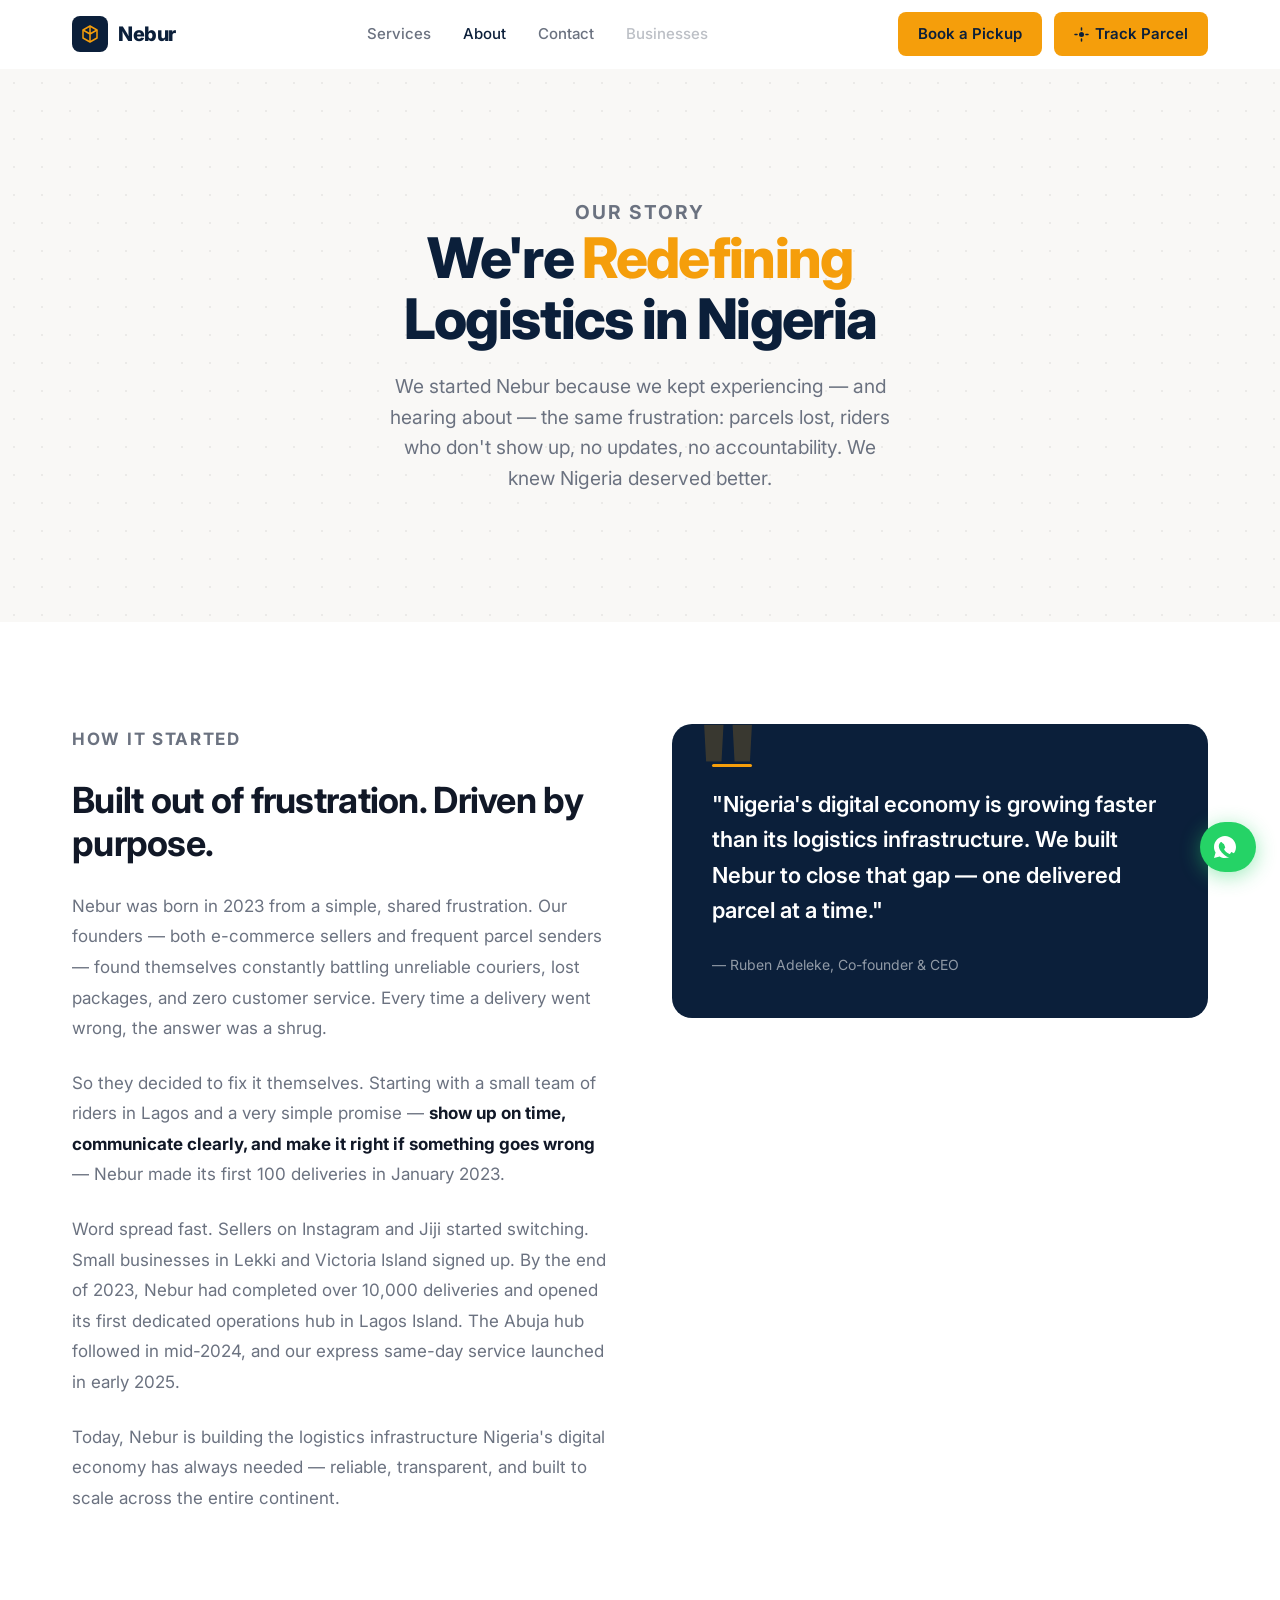
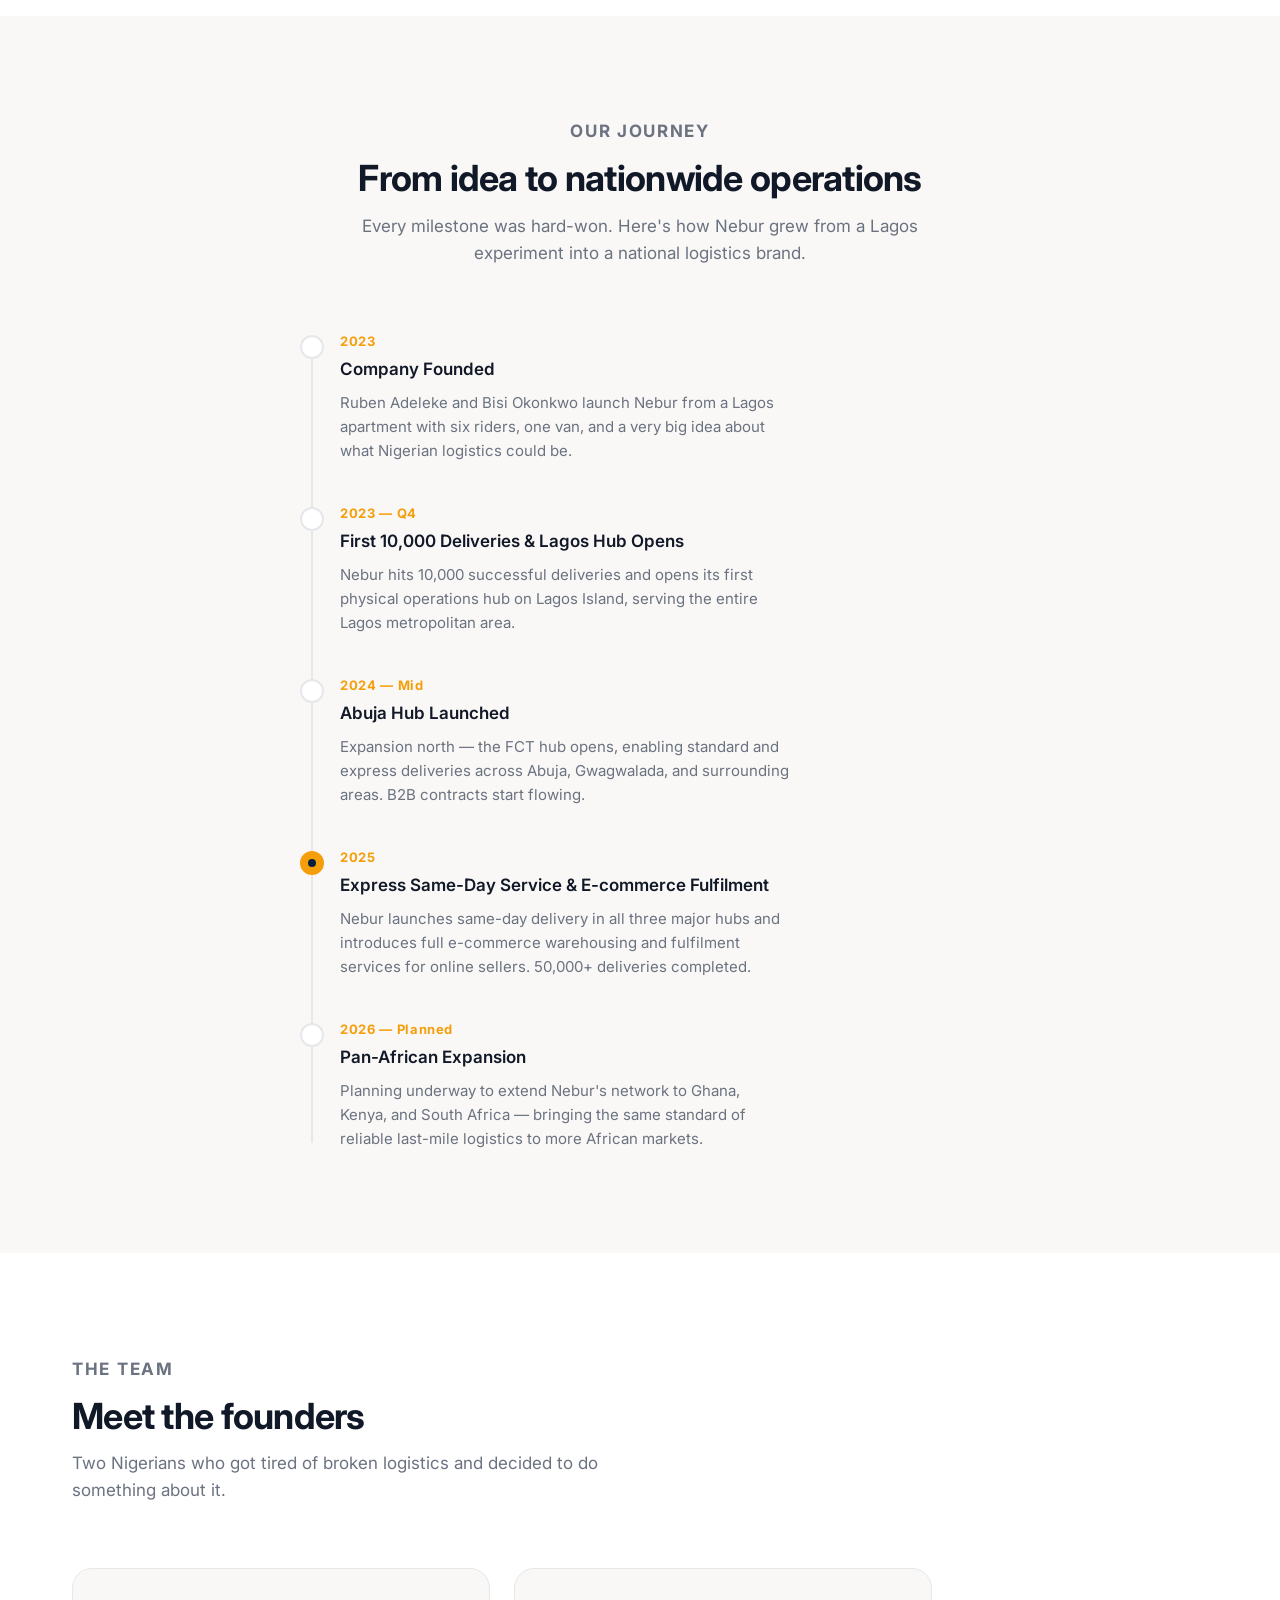
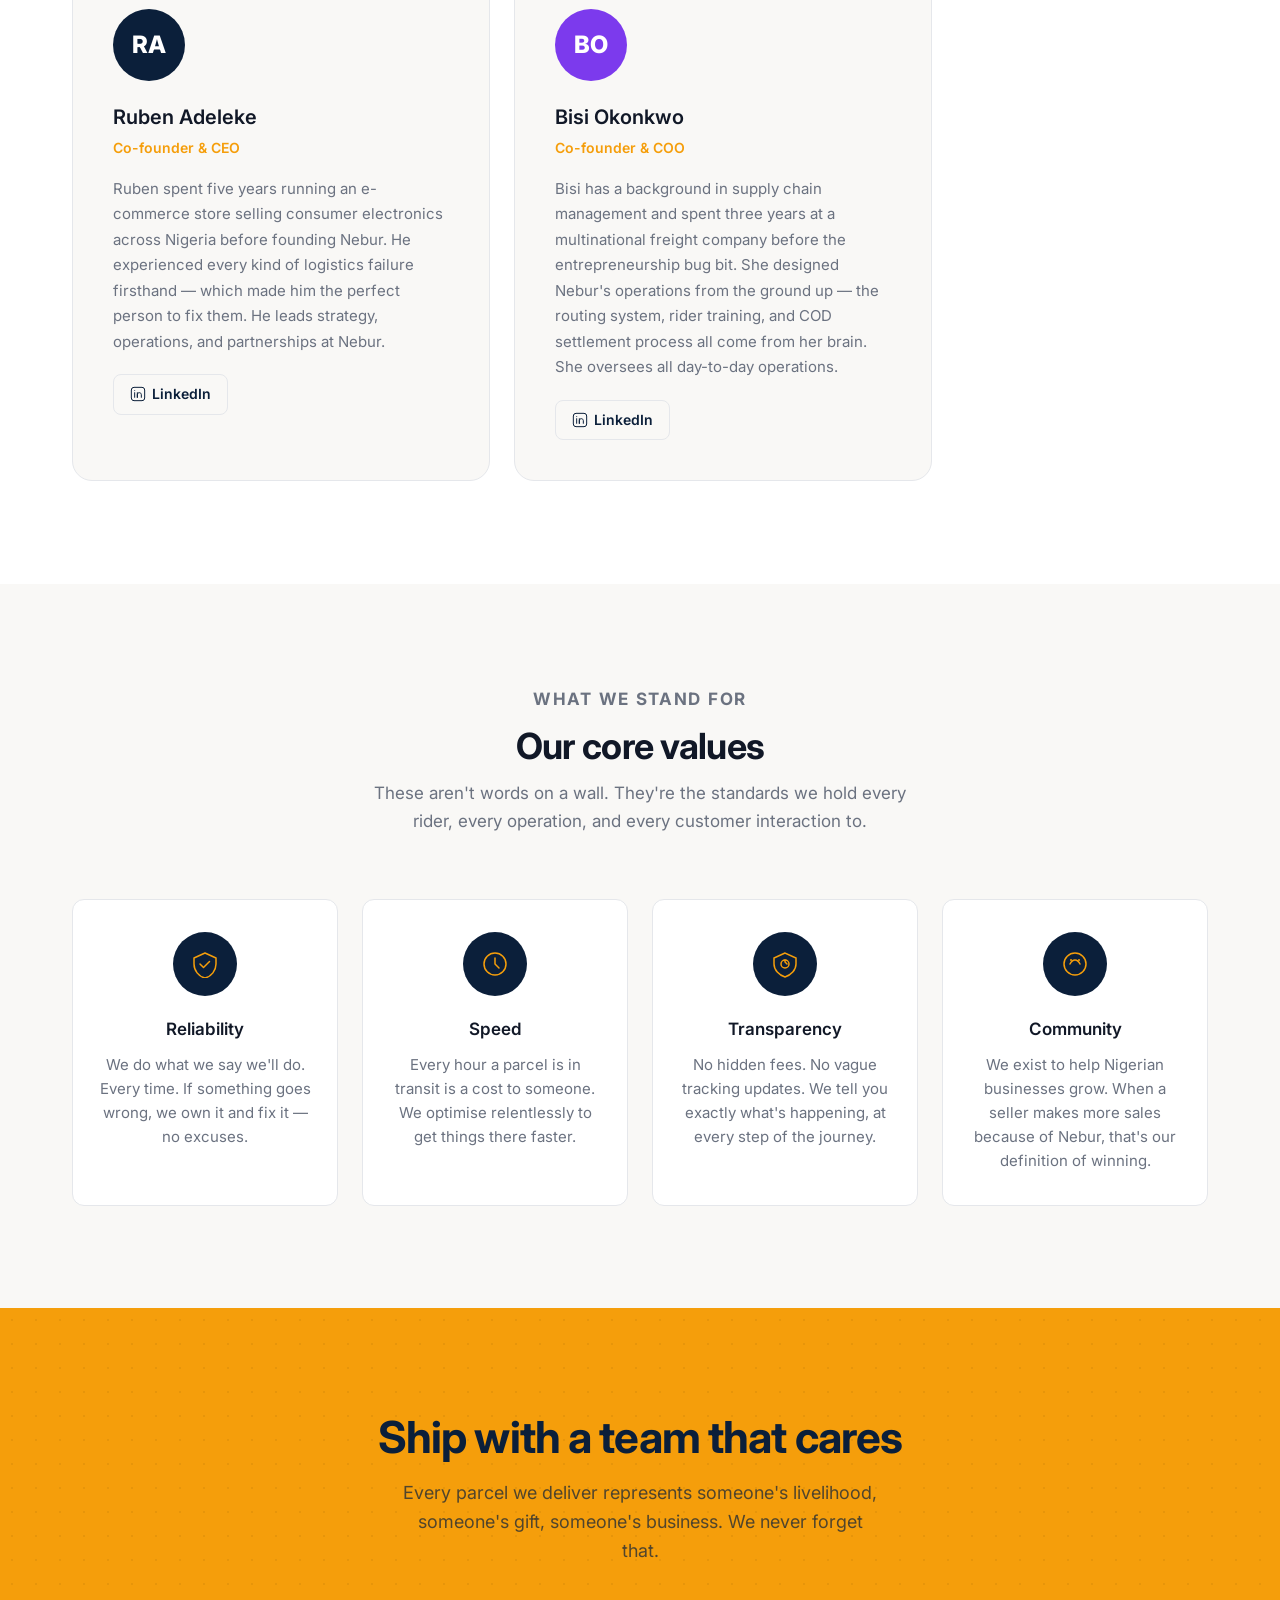
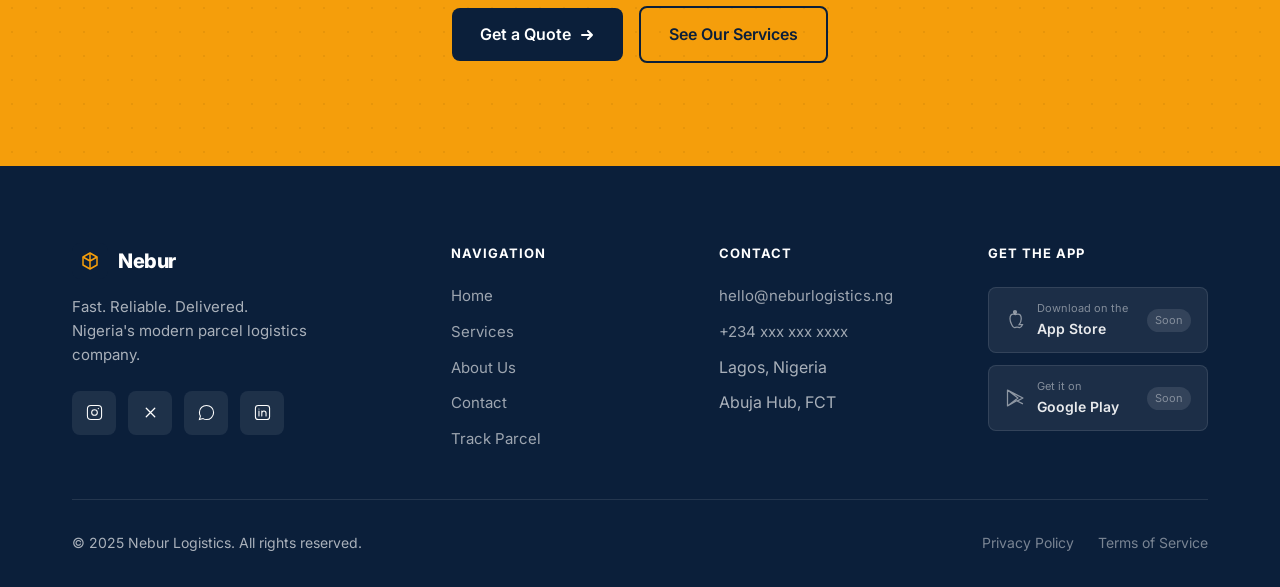
<file: about.html>
<!DOCTYPE html>
<html lang="en">
<head>
  <meta charset="UTF-8">
  <meta name="viewport" content="width=device-width, initial-scale=1.0">
  <title>About Us — Nebur Logistics</title>
  <meta name="description" content="Learn the story behind Nebur, meet our founders, and discover the values driving Nigeria's modern logistics company.">

  <meta property="og:title" content="About Us — Nebur Logistics">
  <meta property="og:description" content="Learn the story behind Nebur, meet our founders, and discover the values driving Nigeria's modern logistics company.">
  <meta property="og:image" content="https://neburlogistics.ng/assets/images/og-image.jpg">
  <meta property="og:url" content="https://neburlogistics.ng/about.html">
  <meta property="og:type" content="website">

  <link rel="canonical" href="https://neburlogistics.ng/about.html">

  <link rel="preconnect" href="https://fonts.googleapis.com">
  <link rel="preconnect" href="https://fonts.gstatic.com" crossorigin>
  <link href="https://fonts.googleapis.com/css2?family=Inter:wght@400;500;600;700;800&display=swap" rel="stylesheet">
  <link rel="stylesheet" href="assets/styles.css">

  <style>
    /* ── About Hero ── */
    #about-hero {
      background: var(--color-off-white);
      background-image: radial-gradient(circle, rgba(0,0,0,0.055) 1px, transparent 1px);
      background-size: 28px 28px;
      padding: clamp(4.5rem, 10vw, 8rem) 0;
      text-align: center;
    }
    .about-hero-inner { max-width: 680px; margin: 0 auto; }
    .about-hero-inner h1 { font-size: clamp(2rem, 5vw, 3.5rem); font-weight: 800; letter-spacing: -0.03em; line-height: 1.1; color: var(--color-navy); margin-bottom: 1.25rem; }
    .about-hero-inner h1 span { color: var(--color-amber); }
    .about-hero-inner p { font-size: clamp(1rem, 1.8vw, 1.2rem); color: var(--color-text-muted); max-width: 520px; margin: 0 auto; }

    /* ── Our Story ── */
    #our-story { padding: var(--section-pad); background: var(--color-white); }
    .story-inner { display: grid; grid-template-columns: 1fr 1fr; gap: clamp(2rem, 5vw, 5rem); align-items: start; }
    .story-text p { color: var(--color-text-muted); line-height: 1.8; margin-bottom: 1.5rem; font-size: 1.0625rem; max-width: 65ch; }
    .story-text p:last-child { margin-bottom: 0; }
    .story-text strong { color: var(--color-text); }
    .story-callout {
      background: var(--color-navy);
      border-radius: 20px;
      padding: 2.5rem;
      position: relative;
      overflow: hidden;
    }
    .story-callout::before {
      content: '"';
      position: absolute;
      top: -1rem;
      left: 1.5rem;
      font-size: 8rem;
      font-weight: 800;
      color: var(--color-amber);
      opacity: 0.2;
      line-height: 1;
    }
    .story-callout blockquote { font-size: clamp(1.1rem, 2vw, 1.375rem); font-weight: 600; color: var(--color-white); line-height: 1.6; margin-bottom: 1.5rem; position: relative; z-index: 1; }
    .story-callout cite { font-size: 0.875rem; color: rgba(255,255,255,0.55); font-style: normal; }
    .story-callout .callout-accent { display: block; width: 40px; height: 3px; background: var(--color-amber); border-radius: 2px; margin-bottom: 1.25rem; }

    /* ── Timeline ── */
    #timeline { padding: var(--section-pad); background: var(--color-off-white); }
    .timeline { max-width: 680px; margin: 0 auto; position: relative; padding-left: 2.5rem; }
    .timeline::before { content: ''; position: absolute; left: 11px; top: 8px; bottom: 8px; width: 2px; background: var(--color-border); }
    .timeline-item { position: relative; padding-bottom: 2.5rem; }
    .timeline-item:last-child { padding-bottom: 0; }
    .timeline-dot {
      position: absolute;
      left: -2.5rem;
      top: 4px;
      width: 24px;
      height: 24px;
      background: var(--color-white);
      border: 2px solid var(--color-border);
      border-radius: 50%;
      display: flex;
      align-items: center;
      justify-content: center;
      transition: border-color 0.3s;
    }
    .timeline-item.active .timeline-dot { background: var(--color-amber); border-color: var(--color-amber); }
    .timeline-item.active .timeline-dot::after { content: ''; width: 8px; height: 8px; background: var(--color-navy); border-radius: 50%; }
    .timeline-year { font-size: 0.8125rem; font-weight: 700; color: var(--color-amber); letter-spacing: 0.05em; margin-bottom: 0.25rem; }
    .timeline-item h3 { font-size: 1.0625rem; margin-bottom: 0.5rem; }
    .timeline-item p { color: var(--color-text-muted); font-size: 0.9375rem; line-height: 1.6; max-width: 50ch; }

    /* ── Founders ── */
    #founders { padding: var(--section-pad); background: var(--color-white); }
    .founders-grid { display: grid; grid-template-columns: repeat(2, 1fr); gap: 1.5rem; max-width: 860px; }
    .founder-card {
      background: var(--color-off-white);
      border: 1px solid var(--color-border);
      border-radius: 20px;
      padding: 2.5rem;
      transition: transform 0.2s, box-shadow 0.2s;
    }
    .founder-card:hover { transform: translateY(-4px); box-shadow: 0 8px 32px rgba(0,0,0,0.08); }
    .founder-avatar {
      width: 72px;
      height: 72px;
      border-radius: 50%;
      display: flex;
      align-items: center;
      justify-content: center;
      font-size: 1.5rem;
      font-weight: 800;
      color: var(--color-white);
      margin-bottom: 1.25rem;
    }
    .founder-card h3 { font-size: 1.25rem; margin-bottom: 0.25rem; }
    .founder-role { font-size: 0.875rem; font-weight: 600; color: var(--color-amber); margin-bottom: 1rem; }
    .founder-bio { color: var(--color-text-muted); font-size: 0.9375rem; line-height: 1.7; margin-bottom: 1.25rem; }
    .founder-linkedin {
      display: inline-flex; align-items: center; gap: 0.375rem;
      font-size: 0.875rem; font-weight: 600; color: var(--color-navy);
      border: 1.5px solid var(--color-border); border-radius: 8px;
      padding: 0.5rem 1rem; min-height: 40px;
      transition: border-color 0.2s, background 0.2s;
    }
    .founder-linkedin:hover { border-color: var(--color-navy); background: var(--color-off-white); }

    /* ── Values ── */
    #values { padding: var(--section-pad); background: var(--color-off-white); }
    .values-grid { display: grid; grid-template-columns: repeat(4, 1fr); gap: 1.5rem; }
    .value-card {
      background: var(--color-white);
      border: 1px solid var(--color-border);
      border-radius: var(--radius);
      padding: 2rem 1.5rem;
      text-align: center;
      transition: transform 0.2s, box-shadow 0.2s;
    }
    .value-card:hover { transform: translateY(-4px); box-shadow: var(--shadow); }
    .value-icon {
      width: 64px;
      height: 64px;
      background: var(--color-navy);
      border-radius: 50%;
      display: flex;
      align-items: center;
      justify-content: center;
      margin: 0 auto 1.25rem;
    }
    .value-card h3 { font-size: 1.0625rem; margin-bottom: 0.625rem; }
    .value-card p { color: var(--color-text-muted); font-size: 0.9375rem; line-height: 1.6; }

    /* ── CTA Banner ── */
    #cta-banner { padding: clamp(4rem, 8vw, 7rem) 0; background: var(--color-amber); background-image: radial-gradient(circle, rgba(0,0,0,0.06) 1px, transparent 1px); background-size: 24px 24px; text-align: center; }
    #cta-banner h2 { color: var(--color-navy); font-size: clamp(1.75rem, 4vw, 2.75rem); margin-bottom: 1rem; }
    #cta-banner p { color: rgba(11,31,58,0.7); font-size: 1.125rem; max-width: 480px; margin: 0 auto 2.5rem; }
    .cta-actions { display: flex; align-items: center; justify-content: center; gap: 1rem; flex-wrap: wrap; }

    /* ── Responsive ── */
    @media (max-width: 1024px) {
      .values-grid { grid-template-columns: repeat(2, 1fr); }
    }
    @media (max-width: 768px) {
      .story-inner { grid-template-columns: 1fr; }
      .founders-grid { grid-template-columns: 1fr; max-width: 100%; }
    }
    @media (max-width: 640px) {
      .values-grid { grid-template-columns: repeat(2, 1fr); }
    }
    @media (max-width: 400px) {
      .values-grid { grid-template-columns: 1fr; }
    }
  </style>
</head>
<body>

  <!-- HEADER -->
  <header class="site-header" id="site-header">
    <div class="container">
      <nav class="nav-inner" role="navigation" aria-label="Main navigation">
        <a href="index.html" class="nav-logo" aria-label="Nebur Logistics — Home">
          <div class="nav-logo-icon" aria-hidden="true">
            <svg width="20" height="20" viewBox="0 0 20 20" fill="none" aria-hidden="true"><path d="M3 6l7-4 7 4v8l-7 4-7-4V6z" stroke="#F59E0B" stroke-width="1.5" stroke-linejoin="round"/><path d="M10 2v16M3 6l7 4 7-4" stroke="#F59E0B" stroke-width="1.5" stroke-linejoin="round"/></svg>
          </div>
          Nebur
        </a>
        <ul class="nav-links" role="list">
          <li><a href="services.html">Services</a></li>
          <li><a href="about.html" class="active" aria-current="page">About</a></li>
          <li><a href="contact.html">Contact</a></li>
          <li><a href="#" data-future="b2b-portal" style="opacity:0.45;" aria-disabled="true">Businesses</a></li>
        </ul>
        <div class="nav-cta">
          <a href="book.html" class="btn btn-primary" style="padding:0.625rem 1.25rem;font-size:0.9375rem;">Book a Pickup</a>
          <a href="#" data-future="tracking" class="btn-track" aria-label="Track your parcel">
            <svg width="15" height="15" viewBox="0 0 15 15" fill="none" aria-hidden="true"><circle cx="7.5" cy="7.5" r="2.5" fill="currentColor"/><path d="M7.5 1v2M7.5 12v2M1 7.5h2M12 7.5h2" stroke="currentColor" stroke-width="1.5" stroke-linecap="round"/></svg>
            Track Parcel
          </a>
        </div>
        <button class="hamburger" id="hamburger-btn" aria-expanded="false" aria-controls="mobile-nav" aria-label="Toggle navigation menu">
          <span></span><span></span><span></span>
        </button>
      </nav>
    </div>
    <nav class="mobile-nav" id="mobile-nav" aria-label="Mobile navigation">
      <a href="index.html">Home</a>
      <a href="services.html">Services</a>
      <a href="about.html" aria-current="page">About</a>
      <a href="contact.html">Contact</a>
      <a href="book.html" class="btn-track">Book a Pickup</a>
    </nav>
  </header>

  <main>

    <!-- ABOUT HERO -->
    <section id="about-hero" aria-labelledby="about-hero-heading">
      <div class="container">
        <div class="about-hero-inner">
          <p class="section-label">Our Story</p>
          <h1 id="about-hero-heading">We're <span>Redefining</span><br>Logistics in Nigeria</h1>
          <p>We started Nebur because we kept experiencing — and hearing about — the same frustration: parcels lost, riders who don't show up, no updates, no accountability. We knew Nigeria deserved better.</p>
        </div>
      </div>
    </section>

    <!-- OUR STORY -->
    <section id="our-story" aria-labelledby="story-heading">
      <div class="container">
        <div class="story-inner">
          <div class="story-text fade-up">
            <p class="section-label">How It Started</p>
            <h2 id="story-heading">Built out of frustration. Driven by purpose.</h2>
            <br>
            <p>Nebur was born in 2023 from a simple, shared frustration. Our founders — both e-commerce sellers and frequent parcel senders — found themselves constantly battling unreliable couriers, lost packages, and zero customer service. Every time a delivery went wrong, the answer was a shrug.</p>
            <p>So they decided to fix it themselves. Starting with a small team of riders in Lagos and a very simple promise — <strong>show up on time, communicate clearly, and make it right if something goes wrong</strong> — Nebur made its first 100 deliveries in January 2023.</p>
            <p>Word spread fast. Sellers on Instagram and Jiji started switching. Small businesses in Lekki and Victoria Island signed up. By the end of 2023, Nebur had completed over 10,000 deliveries and opened its first dedicated operations hub in Lagos Island. The Abuja hub followed in mid-2024, and our express same-day service launched in early 2025.</p>
            <p>Today, Nebur is building the logistics infrastructure Nigeria's digital economy has always needed — reliable, transparent, and built to scale across the entire continent.</p>
          </div>
          <div class="story-callout fade-up fade-up-delay-2">
            <span class="callout-accent"></span>
            <blockquote>"Nigeria's digital economy is growing faster than its logistics infrastructure. We built Nebur to close that gap — one delivered parcel at a time."</blockquote>
            <cite>— Ruben Adeleke, Co-founder &amp; CEO</cite>
          </div>
        </div>
      </div>
    </section>

    <!-- TIMELINE -->
    <section id="timeline" aria-labelledby="timeline-heading">
      <div class="container">
        <div class="section-header section-header-center">
          <p class="section-label">Our Journey</p>
          <h2 id="timeline-heading">From idea to nationwide operations</h2>
          <p>Every milestone was hard-won. Here's how Nebur grew from a Lagos experiment into a national logistics brand.</p>
        </div>

        <div class="timeline" role="list">

          <div class="timeline-item fade-up" role="listitem">
            <div class="timeline-dot" aria-hidden="true"></div>
            <div class="timeline-year">2023</div>
            <h3>Company Founded</h3>
            <p>Ruben Adeleke and Bisi Okonkwo launch Nebur from a Lagos apartment with six riders, one van, and a very big idea about what Nigerian logistics could be.</p>
          </div>

          <div class="timeline-item fade-up" role="listitem">
            <div class="timeline-dot" aria-hidden="true"></div>
            <div class="timeline-year">2023 — Q4</div>
            <h3>First 10,000 Deliveries &amp; Lagos Hub Opens</h3>
            <p>Nebur hits 10,000 successful deliveries and opens its first physical operations hub on Lagos Island, serving the entire Lagos metropolitan area.</p>
          </div>

          <div class="timeline-item fade-up" role="listitem">
            <div class="timeline-dot" aria-hidden="true"></div>
            <div class="timeline-year">2024 — Mid</div>
            <h3>Abuja Hub Launched</h3>
            <p>Expansion north — the FCT hub opens, enabling standard and express deliveries across Abuja, Gwagwalada, and surrounding areas. B2B contracts start flowing.</p>
          </div>

          <div class="timeline-item active fade-up" role="listitem">
            <div class="timeline-dot" aria-hidden="true"></div>
            <div class="timeline-year">2025</div>
            <h3>Express Same-Day Service &amp; E-commerce Fulfilment</h3>
            <p>Nebur launches same-day delivery in all three major hubs and introduces full e-commerce warehousing and fulfilment services for online sellers. 50,000+ deliveries completed.</p>
          </div>

          <div class="timeline-item fade-up" role="listitem">
            <div class="timeline-dot" aria-hidden="true"></div>
            <div class="timeline-year">2026 — Planned</div>
            <h3>Pan-African Expansion</h3>
            <p>Planning underway to extend Nebur's network to Ghana, Kenya, and South Africa — bringing the same standard of reliable last-mile logistics to more African markets.</p>
          </div>

        </div>
      </div>
    </section>

    <!-- FOUNDERS -->
    <section id="founders" aria-labelledby="founders-heading">
      <div class="container">
        <div class="section-header">
          <p class="section-label">The Team</p>
          <h2 id="founders-heading">Meet the founders</h2>
          <p>Two Nigerians who got tired of broken logistics and decided to do something about it.</p>
        </div>

        <div class="founders-grid">

          <div class="founder-card fade-up">
            <div class="founder-avatar" style="background:#0B1F3A;">RA</div>
            <h3>Ruben Adeleke</h3>
            <p class="founder-role">Co-founder &amp; CEO</p>
            <p class="founder-bio">Ruben spent five years running an e-commerce store selling consumer electronics across Nigeria before founding Nebur. He experienced every kind of logistics failure firsthand — which made him the perfect person to fix them. He leads strategy, operations, and partnerships at Nebur.</p>
            <a href="#" class="founder-linkedin" aria-label="Connect with Ruben Adeleke on LinkedIn">
              <svg width="16" height="16" viewBox="0 0 24 24" fill="none" aria-hidden="true"><rect x="2" y="2" width="20" height="20" rx="4" stroke="currentColor" stroke-width="1.5"/><path d="M7 10v7M7 7v.01" stroke="currentColor" stroke-width="1.5" stroke-linecap="round"/><path d="M11 17v-4c0-1.7 1.3-3 3-3s3 1.3 3 3v4M11 10v7" stroke="currentColor" stroke-width="1.5" stroke-linecap="round"/></svg>
              LinkedIn
            </a>
          </div>

          <div class="founder-card fade-up fade-up-delay-2">
            <div class="founder-avatar" style="background:#7C3AED;">BO</div>
            <h3>Bisi Okonkwo</h3>
            <p class="founder-role">Co-founder &amp; COO</p>
            <p class="founder-bio">Bisi has a background in supply chain management and spent three years at a multinational freight company before the entrepreneurship bug bit. She designed Nebur's operations from the ground up — the routing system, rider training, and COD settlement process all come from her brain. She oversees all day-to-day operations.</p>
            <a href="#" class="founder-linkedin" aria-label="Connect with Bisi Okonkwo on LinkedIn">
              <svg width="16" height="16" viewBox="0 0 24 24" fill="none" aria-hidden="true"><rect x="2" y="2" width="20" height="20" rx="4" stroke="currentColor" stroke-width="1.5"/><path d="M7 10v7M7 7v.01" stroke="currentColor" stroke-width="1.5" stroke-linecap="round"/><path d="M11 17v-4c0-1.7 1.3-3 3-3s3 1.3 3 3v4M11 10v7" stroke="currentColor" stroke-width="1.5" stroke-linecap="round"/></svg>
              LinkedIn
            </a>
          </div>

        </div>
      </div>
    </section>

    <!-- VALUES -->
    <section id="values" aria-labelledby="values-heading">
      <div class="container">
        <div class="section-header section-header-center">
          <p class="section-label">What We Stand For</p>
          <h2 id="values-heading">Our core values</h2>
          <p>These aren't words on a wall. They're the standards we hold every rider, every operation, and every customer interaction to.</p>
        </div>

        <div class="values-grid">

          <div class="value-card fade-up">
            <div class="value-icon" aria-hidden="true">
              <svg width="28" height="28" viewBox="0 0 28 28" fill="none">
                <path d="M14 3L3 8v6c0 6.5 4.6 12.5 11 14 6.4-1.5 11-7.5 11-14V8L14 3z" stroke="#F59E0B" stroke-width="1.5" stroke-linejoin="round"/>
                <path d="M9 14l3.5 3.5 6-6" stroke="#F59E0B" stroke-width="1.5" stroke-linecap="round" stroke-linejoin="round"/>
              </svg>
            </div>
            <h3>Reliability</h3>
            <p>We do what we say we'll do. Every time. If something goes wrong, we own it and fix it — no excuses.</p>
          </div>

          <div class="value-card fade-up fade-up-delay-1">
            <div class="value-icon" aria-hidden="true">
              <svg width="28" height="28" viewBox="0 0 28 28" fill="none">
                <circle cx="14" cy="14" r="11" stroke="#F59E0B" stroke-width="1.5"/>
                <path d="M14 8v6l4 4" stroke="#F59E0B" stroke-width="1.5" stroke-linecap="round"/>
              </svg>
            </div>
            <h3>Speed</h3>
            <p>Every hour a parcel is in transit is a cost to someone. We optimise relentlessly to get things there faster.</p>
          </div>

          <div class="value-card fade-up fade-up-delay-2">
            <div class="value-icon" aria-hidden="true">
              <svg width="28" height="28" viewBox="0 0 28 28" fill="none">
                <path d="M14 3l-11 5v6c0 6 5 11 11 13 6-2 11-7 11-13V8L14 3z" stroke="#F59E0B" stroke-width="1.5"/>
                <circle cx="14" cy="14" r="4" stroke="#F59E0B" stroke-width="1.5"/>
                <path d="M14 10v2l2 2" stroke="#F59E0B" stroke-width="1.5" stroke-linecap="round"/>
              </svg>
            </div>
            <h3>Transparency</h3>
            <p>No hidden fees. No vague tracking updates. We tell you exactly what's happening, at every step of the journey.</p>
          </div>

          <div class="value-card fade-up fade-up-delay-3">
            <div class="value-icon" aria-hidden="true">
              <svg width="28" height="28" viewBox="0 0 28 28" fill="none">
                <path d="M14 3C8 3 3 8 3 14s5 11 11 11 11-5 11-11S20 3 14 3z" stroke="#F59E0B" stroke-width="1.5"/>
                <path d="M9 14c1-2 3-4 5-4s4 2 5 4" stroke="#F59E0B" stroke-width="1.5" stroke-linecap="round"/>
                <path d="M10 10h.01M18 10h.01" stroke="#F59E0B" stroke-width="2" stroke-linecap="round"/>
              </svg>
            </div>
            <h3>Community</h3>
            <p>We exist to help Nigerian businesses grow. When a seller makes more sales because of Nebur, that's our definition of winning.</p>
          </div>

        </div>
      </div>
    </section>

    <!-- CTA BANNER -->
    <section id="cta-banner" aria-labelledby="cta-heading">
      <div class="container">
        <h2 id="cta-heading">Ship with a team that cares</h2>
        <p>Every parcel we deliver represents someone's livelihood, someone's gift, someone's business. We never forget that.</p>
        <div class="cta-actions">
          <a href="contact.html" class="btn-navy">
            Get a Quote
            <svg width="16" height="16" viewBox="0 0 16 16" fill="none" aria-hidden="true"><path d="M3 8h10M9 4l4 4-4 4" stroke="currentColor" stroke-width="2" stroke-linecap="round" stroke-linejoin="round"/></svg>
          </a>
          <a href="services.html" class="btn-outline-navy">See Our Services</a>
        </div>
      </div>
    </section>

  </main>

  <!-- FOOTER -->
  <footer class="site-footer" role="contentinfo">
    <div class="container">
      <div class="footer-grid">
        <div class="footer-brand">
          <a href="index.html" class="nav-logo" aria-label="Nebur Logistics — Home">
            <div class="nav-logo-icon" aria-hidden="true"><svg width="20" height="20" viewBox="0 0 20 20" fill="none" aria-hidden="true"><path d="M3 6l7-4 7 4v8l-7 4-7-4V6z" stroke="#F59E0B" stroke-width="1.5" stroke-linejoin="round"/><path d="M10 2v16M3 6l7 4 7-4" stroke="#F59E0B" stroke-width="1.5" stroke-linejoin="round"/></svg></div>
            Nebur
          </a>
          <p>Fast. Reliable. Delivered.<br>Nigeria's modern parcel logistics company.</p>
          <div class="footer-social">
            <a href="#" class="social-link" aria-label="Instagram"><svg width="17" height="17" viewBox="0 0 24 24" fill="none" aria-hidden="true"><rect x="2" y="2" width="20" height="20" rx="5" stroke="white" stroke-width="1.5"/><circle cx="12" cy="12" r="4" stroke="white" stroke-width="1.5"/><circle cx="17.5" cy="6.5" r="1" fill="white"/></svg></a>
            <a href="#" class="social-link" aria-label="X (Twitter)"><svg width="17" height="17" viewBox="0 0 24 24" fill="none" aria-hidden="true"><path d="M18 6L6 18M6 6l12 12" stroke="white" stroke-width="1.8" stroke-linecap="round"/></svg></a>
            <a href="https://wa.me/234xxxxxxxxxx" class="social-link" aria-label="WhatsApp"><svg width="17" height="17" viewBox="0 0 24 24" fill="none" aria-hidden="true"><path d="M12 2C6.5 2 2 6.5 2 12c0 1.8.5 3.5 1.4 5L2 22l5.2-1.4C8.6 21.5 10.3 22 12 22c5.5 0 10-4.5 10-10S17.5 2 12 2z" stroke="white" stroke-width="1.5"/></svg></a>
            <a href="#" class="social-link" aria-label="LinkedIn"><svg width="17" height="17" viewBox="0 0 24 24" fill="none" aria-hidden="true"><rect x="2" y="2" width="20" height="20" rx="4" stroke="white" stroke-width="1.5"/><path d="M7 10v7M7 7v.01" stroke="white" stroke-width="1.5" stroke-linecap="round"/><path d="M11 17v-4c0-1.7 1.3-3 3-3s3 1.3 3 3v4M11 10v7" stroke="white" stroke-width="1.5" stroke-linecap="round"/></svg></a>
          </div>
        </div>
        <div class="footer-col">
          <h4>Navigation</h4>
          <ul role="list">
            <li><a href="index.html">Home</a></li>
            <li><a href="services.html">Services</a></li>
            <li><a href="about.html">About Us</a></li>
            <li><a href="contact.html">Contact</a></li>
            <li><a href="#" data-future="tracking">Track Parcel</a></li>
          </ul>
        </div>
        <div class="footer-col">
          <h4>Contact</h4>
          <ul role="list">
            <li><a href="mailto:hello@neburlogistics.ng">hello@neburlogistics.ng</a></li>
            <li><a href="tel:+234xxxxxxxxxx">+234 xxx xxx xxxx</a></li>
            <li><span>Lagos, Nigeria</span></li>
            <li><span>Abuja Hub, FCT</span></li>
          </ul>
        </div>
        <div class="footer-col">
          <h4>Get The App</h4>
          <div class="footer-app">
            <a href="#" class="app-badge" aria-label="App Store — Coming Soon"><svg width="20" height="20" viewBox="0 0 24 24" fill="none" aria-hidden="true"><path d="M14.5 2.5c0 1.5-1 2.7-2.5 2.7S9.5 4 9.5 2.5 10.5 0 12 0s2.5 1 2.5 2.5z" fill="rgba(255,255,255,0.5)"/><path d="M21 17.5c-.5 1-1 2-1.5 2.5s-1 1-2 1-1.5-.5-3-.5-2 .5-3 .5-1.5-.5-2-1-1-1.5-1.5-2.5C7 15.5 6 13 6 10.5 6 7 8 5 10 5c1 0 2 .5 2.5.5S14 5 15.5 5c2 0 4 2 4 5.5 0 2.5-1 5-2.5 7z" stroke="rgba(255,255,255,0.5)" stroke-width="1.5"/></svg><div><span class="app-badge-label">Download on the</span><span class="app-badge-store">App Store</span></div><span class="app-badge-soon">Soon</span></a>
            <a href="#" class="app-badge" aria-label="Google Play — Coming Soon"><svg width="20" height="20" viewBox="0 0 24 24" fill="none" aria-hidden="true"><path d="M3 2.5L15.5 12 3 21.5V2.5zM3 2.5l18.5 9.5-7 3.8M3 21.5l11-6.2 7.5 3.7" stroke="rgba(255,255,255,0.5)" stroke-width="1.5" stroke-linejoin="round"/></svg><div><span class="app-badge-label">Get it on</span><span class="app-badge-store">Google Play</span></div><span class="app-badge-soon">Soon</span></a>
          </div>
        </div>
      </div>
      <div class="footer-bottom">
        <span>© 2025 Nebur Logistics. All rights reserved.</span>
        <div class="footer-bottom-links"><a href="#">Privacy Policy</a><a href="#">Terms of Service</a></div>
      </div>
    </div>
  </footer>

  <div class="mobile-cta-bar" role="complementary" aria-label="Quick action">
    <a href="contact.html">Get a Free Quote <svg width="16" height="16" viewBox="0 0 16 16" fill="none" aria-hidden="true"><path d="M3 8h10M9 4l4 4-4 4" stroke="currentColor" stroke-width="2" stroke-linecap="round" stroke-linejoin="round"/></svg></a>
  </div>

  <script defer>
    const header = document.getElementById('site-header');
    window.addEventListener('scroll', () => { header.classList.toggle('scrolled', window.scrollY > 10); }, { passive: true });

    const hamburger = document.getElementById('hamburger-btn');
    const mobileNav  = document.getElementById('mobile-nav');
    hamburger.addEventListener('click', () => {
      const expanded = hamburger.getAttribute('aria-expanded') === 'true';
      hamburger.setAttribute('aria-expanded', String(!expanded));
      mobileNav.classList.toggle('open');
    });
    document.addEventListener('click', (e) => {
      if (!header.contains(e.target) && mobileNav.classList.contains('open')) {
        mobileNav.classList.remove('open');
        hamburger.setAttribute('aria-expanded', 'false');
      }
    });

    const obs = new IntersectionObserver((entries) => {
      entries.forEach(e => { if (e.isIntersecting) { e.target.classList.add('visible'); obs.unobserve(e.target); } });
    }, { threshold: 0.1, rootMargin: '0px 0px -40px 0px' });
    document.querySelectorAll('.fade-up').forEach(el => obs.observe(el));
  </script>

  <!-- Floating WhatsApp Button -->
  <a href="https://wa.me/234xxxxxxxxxx" class="whatsapp-float" target="_blank" rel="noopener noreferrer" aria-label="Chat with Nebur on WhatsApp">
    <svg width="26" height="26" viewBox="0 0 26 26" fill="none" aria-hidden="true">
      <path d="M13 2C7 2 2 7 2 13c0 2 .6 3.9 1.6 5.5L2 24l5.7-1.5C9.2 23.5 11 24 13 24c6 0 11-5 11-11S19 2 13 2z" fill="white"/>
      <path d="M9.5 8c-.3 0-.8.1-1.2.6-.4.5-1.5 1.5-1.5 3.6s1.5 4.2 1.7 4.5c.2.3 3 4.5 7.1 6.3 1 .4 1.7.6 2.3.8.9.3 1.8.2 2.4-.1.7-.4 2.2-1 2.5-1.9.3-.9.3-1.7.2-1.9-.1-.2-.3-.3-.7-.5s-2.2-1.1-2.5-1.2c-.3-.1-.6-.2-.8.2s-.9 1.2-1.1 1.4c-.2.2-.4.3-.8.1s-1.5-.5-2.9-1.8c-1.1-1-1.8-2.2-2-2.6-.2-.4 0-.6.2-.8l.5-.6c.2-.2.2-.4.3-.6.1-.2 0-.4-.1-.6s-.8-1.9-1.1-2.6c-.3-.7-.6-.6-.8-.6z" fill="#25D366"/>
    </svg>
    <span class="whatsapp-float-label">Chat on WhatsApp</span>
  </a>

</body>
</html>
</file>
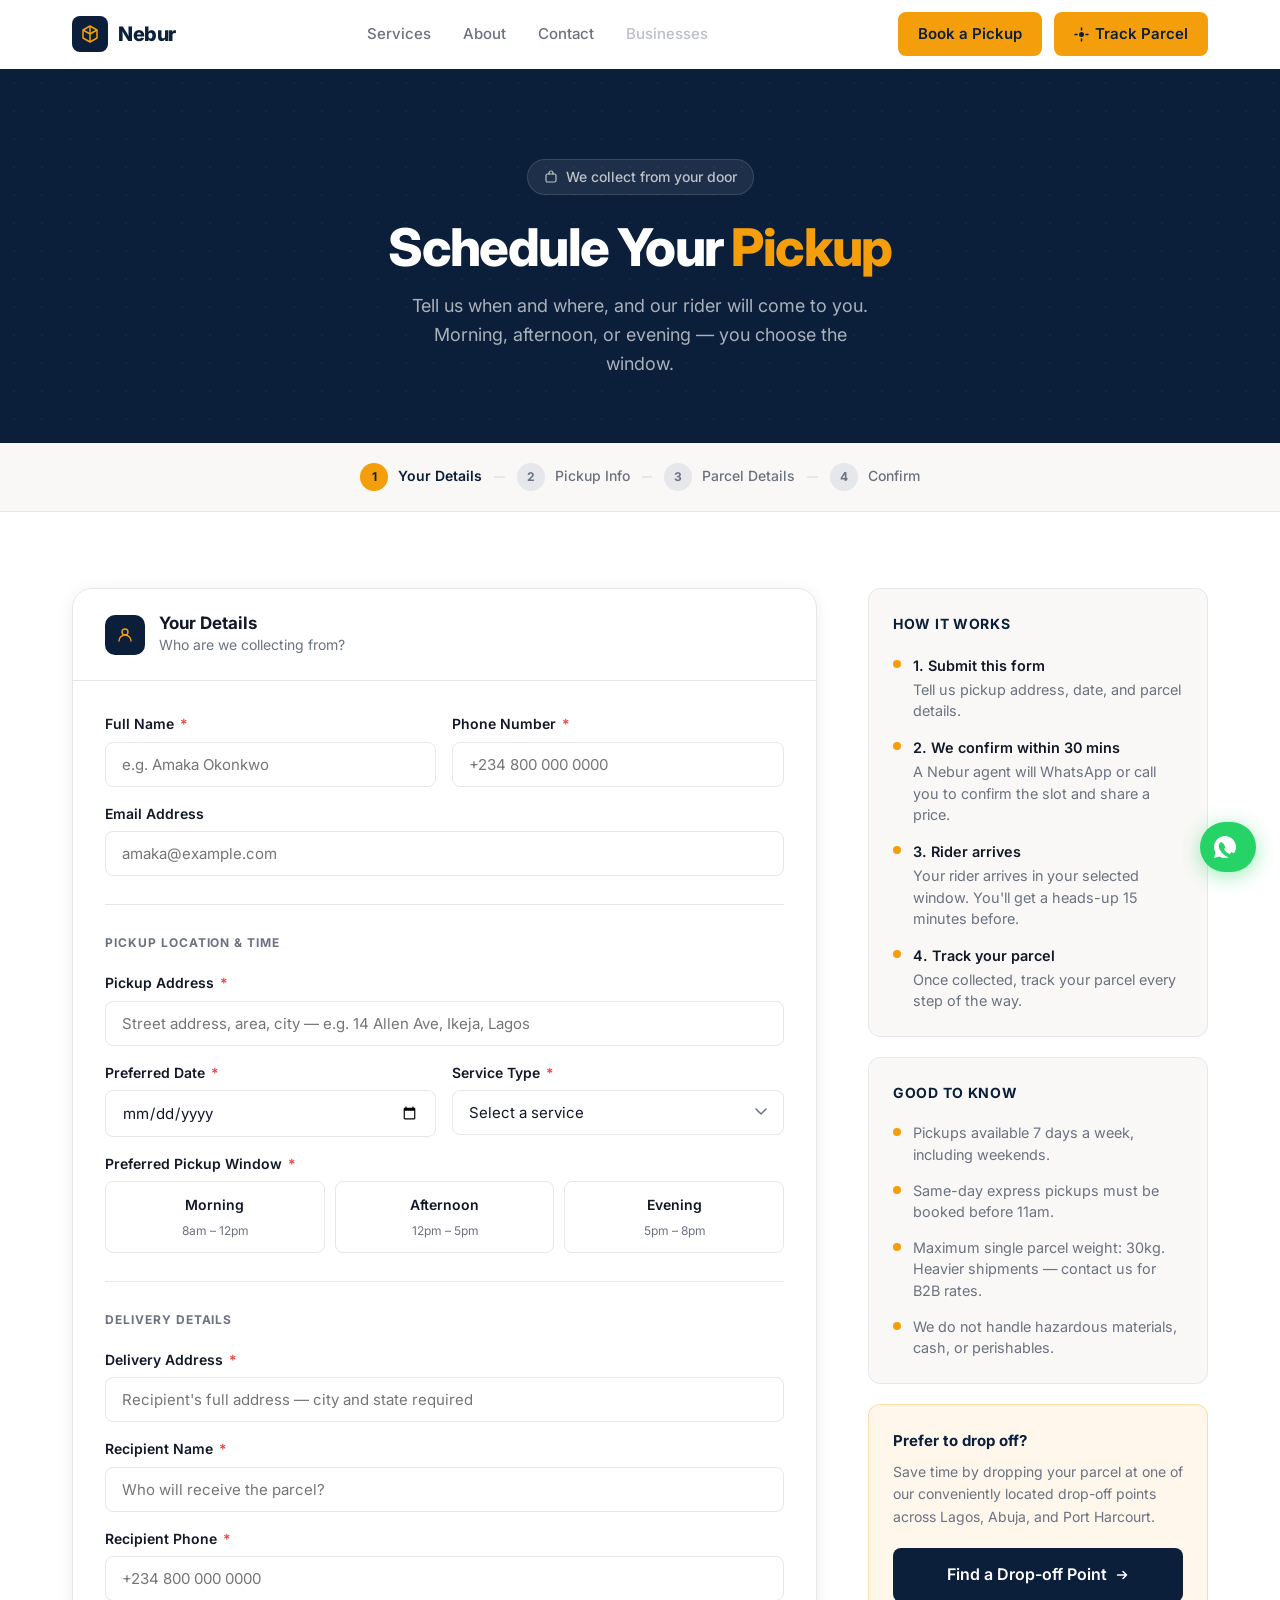
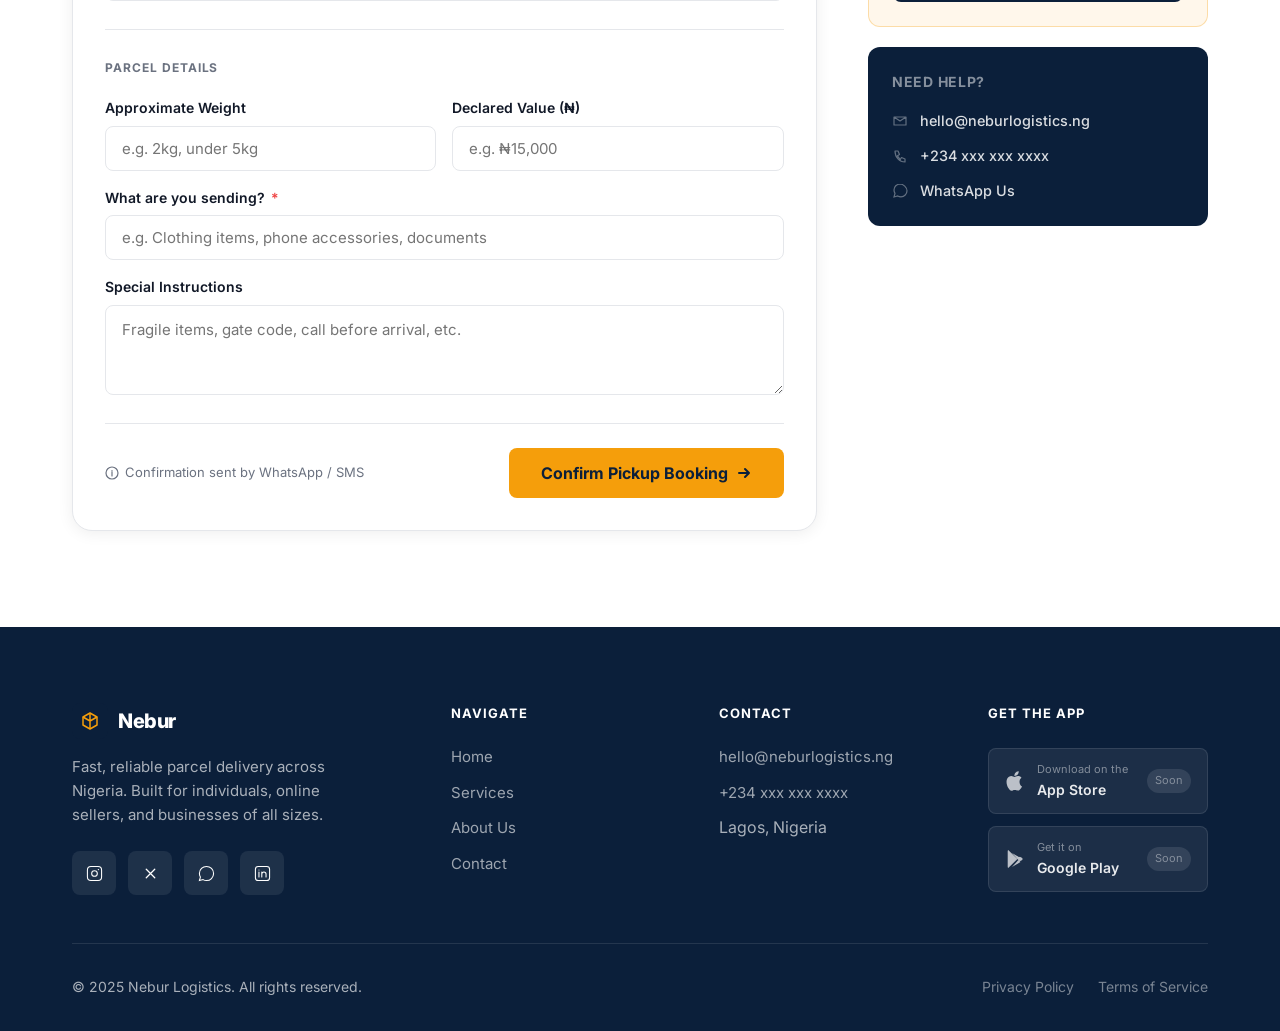
<file: book.html>
<!DOCTYPE html>
<html lang="en">
<head>
  <meta charset="UTF-8">
  <meta name="viewport" content="width=device-width, initial-scale=1.0">
  <title>Book a Pickup — Nebur Logistics</title>
  <meta name="description" content="Schedule a parcel pickup with Nebur Logistics. We'll collect from your home or business at a time that suits you — across Nigeria.">

  <meta property="og:title" content="Book a Pickup — Nebur Logistics">
  <meta property="og:description" content="Schedule a parcel pickup with Nebur Logistics. We'll collect from your home or business at a time that suits you.">
  <meta property="og:image" content="https://neburlogistics.ng/assets/images/og-image.jpg">
  <meta property="og:url" content="https://neburlogistics.ng/book.html">
  <meta property="og:type" content="website">

  <link rel="canonical" href="https://neburlogistics.ng/book.html">

  <link rel="preconnect" href="https://fonts.googleapis.com">
  <link rel="preconnect" href="https://fonts.gstatic.com" crossorigin>
  <link href="https://fonts.googleapis.com/css2?family=Inter:wght@400;500;600;700;800&display=swap" rel="stylesheet">
  <link rel="stylesheet" href="assets/styles.css">

  <style>
    /* ── Book Hero ── */
    #book-hero {
      background: var(--color-navy);
      background-image: radial-gradient(circle, rgba(255,255,255,0.035) 1px, transparent 1px);
      background-size: 28px 28px;
      padding: clamp(3.5rem, 7vw, 6rem) 0 clamp(3rem, 5vw, 4.5rem);
      text-align: center;
    }
    .book-hero-inner { max-width: 580px; margin: 0 auto; }
    .book-hero-inner .hero-badge {
      display: inline-flex; align-items: center; gap: 0.5rem;
      background: rgba(255,255,255,0.08); border: 1px solid rgba(255,255,255,0.12);
      border-radius: 100px; padding: 0.375rem 1rem;
      font-size: 0.875rem; font-weight: 500; color: rgba(255,255,255,0.7);
      margin-bottom: 1.5rem;
    }
    #book-hero h1 {
      font-size: clamp(2rem, 5vw, 3.25rem); font-weight: 800;
      letter-spacing: -0.03em; line-height: 1.1;
      color: var(--color-white); margin-bottom: 1rem;
    }
    #book-hero h1 span { color: var(--color-amber); }
    #book-hero p { font-size: clamp(1rem, 1.8vw, 1.125rem); color: rgba(255,255,255,0.65); max-width: 460px; margin: 0 auto; }

    /* ── Steps bar ── */
    #booking-steps {
      background: var(--color-off-white);
      border-bottom: 1px solid var(--color-border);
      padding: 1.25rem 0;
    }
    .steps-bar {
      display: flex;
      align-items: center;
      justify-content: center;
      gap: 0;
      max-width: 560px;
      margin: 0 auto;
    }
    .step-bar-item {
      display: flex;
      align-items: center;
      gap: 0.625rem;
      font-size: 0.875rem;
      font-weight: 500;
      color: var(--color-text-muted);
    }
    .step-bar-item.active { color: var(--color-navy); font-weight: 600; }
    .step-bar-num {
      width: 28px; height: 28px; border-radius: 50%;
      background: var(--color-border);
      display: flex; align-items: center; justify-content: center;
      font-size: 0.75rem; font-weight: 700; color: var(--color-text-muted);
      flex-shrink: 0;
    }
    .step-bar-item.active .step-bar-num {
      background: var(--color-amber);
      color: var(--color-navy);
    }
    .step-bar-divider {
      flex: 1; height: 2px;
      background: var(--color-border);
      margin: 0 0.75rem;
      max-width: 80px;
    }

    /* ── Booking Form Section ── */
    #booking-form-section {
      padding: clamp(3rem, 6vw, 5rem) 0 clamp(4rem, 8vw, 6rem);
      background: var(--color-white);
    }
    .booking-layout {
      display: grid;
      grid-template-columns: 1fr 340px;
      gap: clamp(2rem, 4vw, 4rem);
      align-items: start;
    }

    /* ── Form card ── */
    .booking-form-card {
      background: var(--color-white);
      border: 1px solid var(--color-border);
      border-radius: 20px;
      overflow: hidden;
      box-shadow: var(--shadow);
    }
    .form-section-header {
      padding: 1.5rem 2rem;
      border-bottom: 1px solid var(--color-border);
      display: flex;
      align-items: center;
      gap: 0.875rem;
    }
    .form-section-icon {
      width: 40px; height: 40px;
      background: var(--color-navy);
      border-radius: 10px;
      display: flex; align-items: center; justify-content: center;
      flex-shrink: 0;
    }
    .form-section-header h2 {
      font-size: 1.0625rem;
      font-weight: 700;
      letter-spacing: 0;
      margin: 0;
    }
    .form-section-header p { font-size: 0.875rem; color: var(--color-text-muted); margin: 0; }
    .form-body { padding: 2rem; }
    .form-group {
      display: flex;
      flex-direction: column;
      gap: 0.375rem;
    }
    .form-group label {
      font-size: 0.875rem;
      font-weight: 600;
      color: var(--color-text);
    }
    .form-group label span { color: #ef4444; margin-left: 2px; }
    .form-group input,
    .form-group select,
    .form-group textarea {
      padding: 0.75rem 1rem;
      border: 1.5px solid var(--color-border);
      border-radius: 8px;
      font-family: var(--font);
      font-size: 0.9375rem;
      color: var(--color-text);
      background: var(--color-white);
      transition: border-color 0.2s, box-shadow 0.2s;
      width: 100%;
    }
    .form-group input:focus,
    .form-group select:focus,
    .form-group textarea:focus {
      outline: none;
      border-color: var(--color-amber);
      box-shadow: 0 0 0 3px rgba(245,158,11,0.12);
    }
    .form-group textarea { resize: vertical; min-height: 90px; line-height: 1.6; }
    .form-group select { appearance: none; background-image: url("data:image/svg+xml,%3Csvg xmlns='http://www.w3.org/2000/svg' width='12' height='8' fill='none'%3E%3Cpath d='M1 1l5 5 5-5' stroke='%236B7280' stroke-width='1.5' stroke-linecap='round' stroke-linejoin='round'/%3E%3C/svg%3E"); background-repeat: no-repeat; background-position: right 1rem center; padding-right: 2.5rem; }

    .form-grid-2 { display: grid; grid-template-columns: 1fr 1fr; gap: 1rem; }
    .form-section-divider {
      border: none;
      border-top: 1px solid var(--color-border);
      margin: 1.75rem 0;
    }
    .form-section-label {
      font-size: 0.75rem;
      font-weight: 700;
      letter-spacing: 0.08em;
      text-transform: uppercase;
      color: var(--color-text-muted);
      margin-bottom: 1.25rem;
    }
    .form-stack { display: flex; flex-direction: column; gap: 1rem; }

    /* Time slot picker */
    .time-slots {
      display: grid;
      grid-template-columns: repeat(3, 1fr);
      gap: 0.625rem;
    }
    .time-slot {
      position: relative;
    }
    .time-slot input[type="radio"] {
      position: absolute;
      opacity: 0;
      width: 0;
      height: 0;
    }
    .time-slot label {
      display: flex;
      flex-direction: column;
      align-items: center;
      gap: 0.25rem;
      padding: 0.75rem 0.5rem;
      border: 1.5px solid var(--color-border);
      border-radius: 8px;
      cursor: pointer;
      transition: border-color 0.2s, background 0.2s;
      font-size: 0.875rem;
      font-weight: 600;
      color: var(--color-text);
      text-align: center;
    }
    .time-slot label span { font-size: 0.75rem; font-weight: 400; color: var(--color-text-muted); }
    .time-slot input[type="radio"]:checked + label {
      border-color: var(--color-amber);
      background: rgba(245,158,11,0.07);
      color: var(--color-navy);
    }
    .time-slot label:hover { border-color: var(--color-amber); }

    /* Honeypot */
    .booking-form-card form p[hidden] { display: none; }

    /* Submit button */
    .form-submit-row {
      display: flex;
      align-items: center;
      justify-content: space-between;
      gap: 1rem;
      flex-wrap: wrap;
      padding-top: 1.5rem;
      border-top: 1px solid var(--color-border);
      margin-top: 1.75rem;
    }
    .form-submit-note { font-size: 0.8125rem; color: var(--color-text-muted); display: flex; align-items: center; gap: 0.375rem; }
    .btn-submit {
      display: inline-flex; align-items: center; gap: 0.5rem;
      background: var(--color-amber); color: var(--color-navy);
      padding: 0.9rem 2rem; border-radius: 8px;
      font-family: var(--font); font-size: 1rem; font-weight: 700;
      border: none; cursor: pointer; min-height: 50px;
      transition: background 0.2s, transform 0.2s;
    }
    .btn-submit:hover { background: var(--color-amber-dark); transform: translateY(-2px); }

    /* Success state */
    .form-success {
      display: none;
      padding: 3rem 2rem;
      text-align: center;
    }
    .form-success.visible { display: block; }
    .success-icon {
      width: 64px; height: 64px;
      background: rgba(34,197,94,0.1);
      border-radius: 50%;
      display: flex; align-items: center; justify-content: center;
      margin: 0 auto 1.5rem;
    }
    .form-success h3 { font-size: 1.375rem; margin-bottom: 0.75rem; color: var(--color-navy); }
    .form-success p { color: var(--color-text-muted); max-width: 360px; margin: 0 auto 2rem; line-height: 1.7; }

    /* ── Sidebar ── */
    .booking-sidebar { display: flex; flex-direction: column; gap: 1.25rem; }

    .info-card {
      background: var(--color-off-white);
      border: 1px solid var(--color-border);
      border-radius: var(--radius);
      padding: 1.5rem;
    }
    .info-card h4 {
      font-size: 0.875rem; font-weight: 700;
      letter-spacing: 0.05em; text-transform: uppercase;
      color: var(--color-navy); margin-bottom: 1.125rem;
    }
    .info-list { display: flex; flex-direction: column; gap: 0.875rem; }
    .info-item { display: flex; gap: 0.75rem; align-items: flex-start; }
    .info-dot {
      width: 8px; height: 8px; border-radius: 50%;
      background: var(--color-amber); flex-shrink: 0; margin-top: 6px;
    }
    .info-item p { font-size: 0.9rem; color: var(--color-text-muted); line-height: 1.5; margin: 0; }
    .info-item strong { display: block; font-size: 0.9rem; font-weight: 600; color: var(--color-text); margin-bottom: 0.125rem; }

    .contact-card {
      background: var(--color-navy);
      border-radius: var(--radius);
      padding: 1.5rem;
      color: rgba(255,255,255,0.7);
    }
    .contact-card h4 { font-size: 0.875rem; font-weight: 700; letter-spacing: 0.05em; text-transform: uppercase; color: rgba(255,255,255,0.5); margin-bottom: 1rem; }
    .contact-card-item { display: flex; align-items: center; gap: 0.75rem; margin-bottom: 0.75rem; font-size: 0.9rem; }
    .contact-card-item:last-child { margin-bottom: 0; }
    .contact-card-item svg { flex-shrink: 0; opacity: 0.6; }
    .contact-card-item a { color: rgba(255,255,255,0.85); font-weight: 500; transition: color 0.2s; }
    .contact-card-item a:hover { color: var(--color-amber); }

    .dropoff-cta-card {
      background: rgba(245,158,11,0.08);
      border: 1px solid rgba(245,158,11,0.3);
      border-radius: var(--radius);
      padding: 1.5rem;
    }
    .dropoff-cta-card h4 { font-size: 0.9375rem; font-weight: 700; color: var(--color-navy); margin-bottom: 0.5rem; }
    .dropoff-cta-card p { font-size: 0.875rem; color: var(--color-text-muted); margin-bottom: 1.25rem; line-height: 1.6; }

    /* ── Responsive ── */
    @media (max-width: 1024px) {
      .booking-layout { grid-template-columns: 1fr; }
      .booking-sidebar { display: grid; grid-template-columns: 1fr 1fr; }
    }
    @media (max-width: 768px) {
      .form-grid-2 { grid-template-columns: 1fr; }
      .time-slots { grid-template-columns: 1fr 1fr 1fr; }
      .steps-bar { gap: 0; }
    }
    @media (max-width: 640px) {
      .booking-sidebar { grid-template-columns: 1fr; }
      .form-body { padding: 1.5rem; }
      .form-section-header { padding: 1.25rem 1.5rem; }
      .time-slots { grid-template-columns: 1fr 1fr; }
      .form-submit-row { flex-direction: column; align-items: stretch; }
      .btn-submit { justify-content: center; }
    }
  </style>
</head>
<body>

  <!-- HEADER -->
  <header class="site-header" id="site-header">
    <div class="container">
      <nav class="nav-inner" role="navigation" aria-label="Main navigation">
        <a href="index.html" class="nav-logo" aria-label="Nebur Logistics — Home">
          <div class="nav-logo-icon" aria-hidden="true">
            <svg width="20" height="20" viewBox="0 0 20 20" fill="none" aria-hidden="true">
              <path d="M3 6l7-4 7 4v8l-7 4-7-4V6z" stroke="#F59E0B" stroke-width="1.5" stroke-linejoin="round"/>
              <path d="M10 2v16M3 6l7 4 7-4" stroke="#F59E0B" stroke-width="1.5" stroke-linejoin="round"/>
            </svg>
          </div>
          Nebur
        </a>
        <ul class="nav-links" role="list">
          <li><a href="services.html">Services</a></li>
          <li><a href="about.html">About</a></li>
          <li><a href="contact.html">Contact</a></li>
          <li><a href="#" data-future="b2b-portal" style="opacity:0.45;" aria-disabled="true">Businesses</a></li>
        </ul>
        <div class="nav-cta">
          <a href="book.html" class="btn btn-primary active" aria-current="page" style="padding:0.625rem 1.25rem;font-size:0.9375rem;">Book a Pickup</a>
          <a href="#" data-future="tracking" class="btn-track" aria-label="Track your parcel">
            <svg width="15" height="15" viewBox="0 0 15 15" fill="none" aria-hidden="true"><circle cx="7.5" cy="7.5" r="2.5" fill="currentColor"/><path d="M7.5 1v2M7.5 12v2M1 7.5h2M12 7.5h2" stroke="currentColor" stroke-width="1.5" stroke-linecap="round"/></svg>
            Track Parcel
          </a>
        </div>
        <button class="hamburger" id="hamburger-btn" aria-expanded="false" aria-controls="mobile-nav" aria-label="Toggle navigation menu">
          <span></span><span></span><span></span>
        </button>
      </nav>
    </div>
    <nav class="mobile-nav" id="mobile-nav" aria-label="Mobile navigation">
      <a href="index.html">Home</a>
      <a href="services.html">Services</a>
      <a href="about.html">About</a>
      <a href="contact.html">Contact</a>
      <a href="book.html" aria-current="page" class="btn-track">Book a Pickup</a>
    </nav>
  </header>

  <main>

    <!-- HERO -->
    <section id="book-hero" aria-labelledby="book-heading">
      <div class="container">
        <div class="book-hero-inner">
          <div class="hero-badge">
            <svg width="14" height="14" viewBox="0 0 14 14" fill="none" aria-hidden="true">
              <rect x="2" y="4" width="10" height="8" rx="1.5" stroke="rgba(255,255,255,0.7)" stroke-width="1.2"/>
              <path d="M5 4V3a2 2 0 014 0v1" stroke="rgba(255,255,255,0.7)" stroke-width="1.2" stroke-linecap="round"/>
            </svg>
            We collect from your door
          </div>
          <h1 id="book-heading">Schedule Your <span>Pickup</span></h1>
          <p>Tell us when and where, and our rider will come to you. Morning, afternoon, or evening — you choose the window.</p>
        </div>
      </div>
    </section>

    <!-- STEPS BAR -->
    <div id="booking-steps" aria-label="Booking progress">
      <div class="container">
        <div class="steps-bar" role="list">
          <div class="step-bar-item active" role="listitem">
            <div class="step-bar-num" aria-hidden="true">1</div>
            Your Details
          </div>
          <div class="step-bar-divider" aria-hidden="true"></div>
          <div class="step-bar-item" role="listitem">
            <div class="step-bar-num" aria-hidden="true">2</div>
            Pickup Info
          </div>
          <div class="step-bar-divider" aria-hidden="true"></div>
          <div class="step-bar-item" role="listitem">
            <div class="step-bar-num" aria-hidden="true">3</div>
            Parcel Details
          </div>
          <div class="step-bar-divider" aria-hidden="true"></div>
          <div class="step-bar-item" role="listitem">
            <div class="step-bar-num" aria-hidden="true">4</div>
            Confirm
          </div>
        </div>
      </div>
    </div>

    <!-- BOOKING FORM -->
    <section id="booking-form-section" aria-labelledby="booking-form-heading">
      <div class="container">
        <div class="booking-layout">

          <!-- Form -->
          <div class="booking-form-card fade-up">

            <!-- Success state (hidden until submit) -->
            <div class="form-success" id="booking-success" role="status" aria-live="polite">
              <div class="success-icon" aria-hidden="true">
                <svg width="28" height="28" viewBox="0 0 28 28" fill="none">
                  <path d="M6 14l5.5 5.5 10.5-11" stroke="#22c55e" stroke-width="2.5" stroke-linecap="round" stroke-linejoin="round"/>
                </svg>
              </div>
              <h3>Pickup Booked!</h3>
              <p>We've received your booking request. Our team will confirm your pickup time via WhatsApp or SMS within 30 minutes.</p>
              <a href="index.html" class="btn btn-navy">Back to Home</a>
            </div>

            <form name="nebur-pickup" method="POST" data-netlify="true" netlify-honeypot="bot-field" id="pickup-form" novalidate>
              <input type="hidden" name="form-name" value="nebur-pickup" />
              <p hidden><input name="bot-field" /></p>

              <!-- Section 1: Your Details -->
              <div class="form-section-header">
                <div class="form-section-icon" aria-hidden="true">
                  <svg width="18" height="18" viewBox="0 0 18 18" fill="none">
                    <circle cx="9" cy="6" r="3" stroke="#F59E0B" stroke-width="1.4"/>
                    <path d="M3 15c0-3.3 2.7-6 6-6s6 2.7 6 6" stroke="#F59E0B" stroke-width="1.4" stroke-linecap="round"/>
                  </svg>
                </div>
                <div>
                  <h2 id="booking-form-heading">Your Details</h2>
                  <p>Who are we collecting from?</p>
                </div>
              </div>
              <div class="form-body">
                <div class="form-stack">
                  <div class="form-grid-2">
                    <div class="form-group">
                      <label for="full_name">Full Name <span aria-hidden="true">*</span></label>
                      <input type="text" id="full_name" name="full_name" placeholder="e.g. Amaka Okonkwo" autocomplete="name" required />
                    </div>
                    <div class="form-group">
                      <label for="phone">Phone Number <span aria-hidden="true">*</span></label>
                      <input type="tel" id="phone" name="phone" placeholder="+234 800 000 0000" autocomplete="tel" required />
                    </div>
                  </div>
                  <div class="form-group">
                    <label for="email">Email Address</label>
                    <input type="email" id="email" name="email" placeholder="amaka@example.com" autocomplete="email" />
                  </div>
                </div>

                <hr class="form-section-divider" aria-hidden="true">
                <p class="form-section-label" aria-hidden="true">Pickup Location &amp; Time</p>

                <div class="form-stack">
                  <div class="form-group">
                    <label for="pickup_address">Pickup Address <span aria-hidden="true">*</span></label>
                    <input type="text" id="pickup_address" name="pickup_address" placeholder="Street address, area, city — e.g. 14 Allen Ave, Ikeja, Lagos" required />
                  </div>
                  <div class="form-grid-2">
                    <div class="form-group">
                      <label for="pickup_date">Preferred Date <span aria-hidden="true">*</span></label>
                      <input type="date" id="pickup_date" name="pickup_date" required />
                    </div>
                    <div class="form-group">
                      <label for="service_type">Service Type <span aria-hidden="true">*</span></label>
                      <select id="service_type" name="service_type" required>
                        <option value="">Select a service</option>
                        <option value="standard">Standard Delivery</option>
                        <option value="express">Express / Same-Day</option>
                        <option value="b2b">Business Logistics (B2B)</option>
                        <option value="ecommerce">E-commerce Fulfilment</option>
                        <option value="cod">Cash-on-Delivery (COD)</option>
                      </select>
                    </div>
                  </div>
                  <div class="form-group">
                    <label>Preferred Pickup Window <span aria-hidden="true">*</span></label>
                    <div class="time-slots" role="radiogroup" aria-label="Preferred pickup time window">
                      <div class="time-slot">
                        <input type="radio" id="slot_morning" name="pickup_window" value="morning_8_12" required>
                        <label for="slot_morning">
                          Morning
                          <span>8am – 12pm</span>
                        </label>
                      </div>
                      <div class="time-slot">
                        <input type="radio" id="slot_afternoon" name="pickup_window" value="afternoon_12_5">
                        <label for="slot_afternoon">
                          Afternoon
                          <span>12pm – 5pm</span>
                        </label>
                      </div>
                      <div class="time-slot">
                        <input type="radio" id="slot_evening" name="pickup_window" value="evening_5_8">
                        <label for="slot_evening">
                          Evening
                          <span>5pm – 8pm</span>
                        </label>
                      </div>
                    </div>
                  </div>
                </div>

                <hr class="form-section-divider" aria-hidden="true">
                <p class="form-section-label" aria-hidden="true">Delivery Details</p>

                <div class="form-stack">
                  <div class="form-group">
                    <label for="delivery_address">Delivery Address <span aria-hidden="true">*</span></label>
                    <input type="text" id="delivery_address" name="delivery_address" placeholder="Recipient's full address — city and state required" required />
                  </div>
                  <div class="form-group">
                    <label for="recipient_name">Recipient Name <span aria-hidden="true">*</span></label>
                    <input type="text" id="recipient_name" name="recipient_name" placeholder="Who will receive the parcel?" required />
                  </div>
                  <div class="form-group">
                    <label for="recipient_phone">Recipient Phone <span aria-hidden="true">*</span></label>
                    <input type="tel" id="recipient_phone" name="recipient_phone" placeholder="+234 800 000 0000" required />
                  </div>
                </div>

                <hr class="form-section-divider" aria-hidden="true">
                <p class="form-section-label" aria-hidden="true">Parcel Details</p>

                <div class="form-stack">
                  <div class="form-grid-2">
                    <div class="form-group">
                      <label for="parcel_weight">Approximate Weight</label>
                      <input type="text" id="parcel_weight" name="parcel_weight" placeholder="e.g. 2kg, under 5kg" />
                    </div>
                    <div class="form-group">
                      <label for="parcel_value">Declared Value (₦)</label>
                      <input type="text" id="parcel_value" name="parcel_value" placeholder="e.g. ₦15,000" />
                    </div>
                  </div>
                  <div class="form-group">
                    <label for="parcel_description">What are you sending? <span aria-hidden="true">*</span></label>
                    <input type="text" id="parcel_description" name="parcel_description" placeholder="e.g. Clothing items, phone accessories, documents" required />
                  </div>
                  <div class="form-group">
                    <label for="special_instructions">Special Instructions</label>
                    <textarea id="special_instructions" name="special_instructions" placeholder="Fragile items, gate code, call before arrival, etc."></textarea>
                  </div>
                </div>

                <div class="form-submit-row">
                  <p class="form-submit-note">
                    <svg width="14" height="14" viewBox="0 0 14 14" fill="none" aria-hidden="true"><circle cx="7" cy="7" r="6" stroke="#6B7280" stroke-width="1.2"/><path d="M7 6v4M7 4.5v.5" stroke="#6B7280" stroke-width="1.2" stroke-linecap="round"/></svg>
                    Confirmation sent by WhatsApp / SMS
                  </p>
                  <button type="submit" class="btn-submit">
                    Confirm Pickup Booking
                    <svg width="16" height="16" viewBox="0 0 16 16" fill="none" aria-hidden="true"><path d="M3 8h10M9 4l4 4-4 4" stroke="currentColor" stroke-width="2" stroke-linecap="round" stroke-linejoin="round"/></svg>
                  </button>
                </div>
              </div>
            </form>
          </div>

          <!-- Sidebar -->
          <aside class="booking-sidebar" aria-label="Booking information">

            <div class="info-card">
              <h4>How It Works</h4>
              <div class="info-list">
                <div class="info-item">
                  <div class="info-dot" aria-hidden="true"></div>
                  <div>
                    <strong>1. Submit this form</strong>
                    <p>Tell us pickup address, date, and parcel details.</p>
                  </div>
                </div>
                <div class="info-item">
                  <div class="info-dot" aria-hidden="true"></div>
                  <div>
                    <strong>2. We confirm within 30 mins</strong>
                    <p>A Nebur agent will WhatsApp or call you to confirm the slot and share a price.</p>
                  </div>
                </div>
                <div class="info-item">
                  <div class="info-dot" aria-hidden="true"></div>
                  <div>
                    <strong>3. Rider arrives</strong>
                    <p>Your rider arrives in your selected window. You'll get a heads-up 15 minutes before.</p>
                  </div>
                </div>
                <div class="info-item">
                  <div class="info-dot" aria-hidden="true"></div>
                  <div>
                    <strong>4. Track your parcel</strong>
                    <p>Once collected, track your parcel every step of the way.</p>
                  </div>
                </div>
              </div>
            </div>

            <div class="info-card">
              <h4>Good to Know</h4>
              <div class="info-list">
                <div class="info-item">
                  <div class="info-dot" aria-hidden="true"></div>
                  <p>Pickups available 7 days a week, including weekends.</p>
                </div>
                <div class="info-item">
                  <div class="info-dot" aria-hidden="true"></div>
                  <p>Same-day express pickups must be booked before 11am.</p>
                </div>
                <div class="info-item">
                  <div class="info-dot" aria-hidden="true"></div>
                  <p>Maximum single parcel weight: 30kg. Heavier shipments — contact us for B2B rates.</p>
                </div>
                <div class="info-item">
                  <div class="info-dot" aria-hidden="true"></div>
                  <p>We do not handle hazardous materials, cash, or perishables.</p>
                </div>
              </div>
            </div>

            <div class="dropoff-cta-card">
              <h4>Prefer to drop off?</h4>
              <p>Save time by dropping your parcel at one of our conveniently located drop-off points across Lagos, Abuja, and Port Harcourt.</p>
              <a href="services.html#drop-off-points" class="btn btn-navy" style="width:100%;justify-content:center;">
                Find a Drop-off Point
                <svg width="14" height="14" viewBox="0 0 14 14" fill="none" aria-hidden="true"><path d="M2.5 7h9M8 3.5l3.5 3.5L8 10.5" stroke="currentColor" stroke-width="1.5" stroke-linecap="round" stroke-linejoin="round"/></svg>
              </a>
            </div>

            <div class="contact-card">
              <h4>Need Help?</h4>
              <div class="contact-card-item">
                <svg width="16" height="16" viewBox="0 0 16 16" fill="none" aria-hidden="true"><path d="M2 4l6 4 6-4M2 4h12v8H2V4z" stroke="rgba(255,255,255,0.6)" stroke-width="1.2" stroke-linejoin="round"/></svg>
                <a href="mailto:hello@neburlogistics.ng">hello@neburlogistics.ng</a>
              </div>
              <div class="contact-card-item">
                <svg width="16" height="16" viewBox="0 0 16 16" fill="none" aria-hidden="true"><path d="M3 3h3l1.5 3.5-2 1.2C6.3 9.3 6.7 9.7 8.3 11.5l1.2-2L13 11v3c-5.5 0-10-4.5-10-11z" stroke="rgba(255,255,255,0.6)" stroke-width="1.2" stroke-linejoin="round"/></svg>
                <a href="tel:+234xxxxxxxxx">+234 xxx xxx xxxx</a>
              </div>
              <div class="contact-card-item">
                <svg width="16" height="16" viewBox="0 0 16 16" fill="none" aria-hidden="true"><path d="M8 1C4.7 1 2 3.7 2 7c0 1.2.4 2.4 1 3.4L2 14l3.7-1c1 .5 2.1.8 3.3.8 3.3 0 6-2.7 6-6S11.3 1 8 1z" stroke="rgba(255,255,255,0.6)" stroke-width="1.2"/></svg>
                <a href="https://wa.me/234xxxxxxxxxx" target="_blank" rel="noopener noreferrer">WhatsApp Us</a>
              </div>
            </div>

          </aside>
        </div>
      </div>
    </section>

  </main>

  <!-- FOOTER -->
  <footer class="site-footer" role="contentinfo">
    <div class="container">
      <div class="footer-grid">
        <div class="footer-brand">
          <a href="index.html" class="nav-logo" aria-label="Nebur Logistics — Home">
            <div class="nav-logo-icon" aria-hidden="true">
              <svg width="20" height="20" viewBox="0 0 20 20" fill="none" aria-hidden="true">
                <path d="M3 6l7-4 7 4v8l-7 4-7-4V6z" stroke="#F59E0B" stroke-width="1.5" stroke-linejoin="round"/>
                <path d="M10 2v16M3 6l7 4 7-4" stroke="#F59E0B" stroke-width="1.5" stroke-linejoin="round"/>
              </svg>
            </div>
            Nebur
          </a>
          <p>Fast, reliable parcel delivery across Nigeria. Built for individuals, online sellers, and businesses of all sizes.</p>
          <div class="footer-social" aria-label="Follow Nebur on social media">
            <a href="#" class="social-link" aria-label="Instagram"><svg width="17" height="17" viewBox="0 0 24 24" fill="none" aria-hidden="true"><rect x="2" y="2" width="20" height="20" rx="5" stroke="white" stroke-width="1.5"/><circle cx="12" cy="12" r="4" stroke="white" stroke-width="1.5"/><circle cx="17.5" cy="6.5" r="1" fill="white"/></svg></a>
            <a href="#" class="social-link" aria-label="X (Twitter)"><svg width="17" height="17" viewBox="0 0 24 24" fill="none" aria-hidden="true"><path d="M18 6L6 18M6 6l12 12" stroke="white" stroke-width="1.8" stroke-linecap="round"/></svg></a>
            <a href="https://wa.me/234xxxxxxxxxx" class="social-link" aria-label="WhatsApp"><svg width="17" height="17" viewBox="0 0 24 24" fill="none" aria-hidden="true"><path d="M12 2C6.5 2 2 6.5 2 12c0 1.8.5 3.5 1.4 5L2 22l5.2-1.4C8.6 21.5 10.3 22 12 22c5.5 0 10-4.5 10-10S17.5 2 12 2z" stroke="white" stroke-width="1.5"/></svg></a>
            <a href="#" class="social-link" aria-label="LinkedIn"><svg width="17" height="17" viewBox="0 0 24 24" fill="none" aria-hidden="true"><rect x="2" y="2" width="20" height="20" rx="4" stroke="white" stroke-width="1.5"/><path d="M7 10v7M7 7v.01" stroke="white" stroke-width="1.5" stroke-linecap="round"/><path d="M11 17v-4c0-1.7 1.3-3 3-3s3 1.3 3 3v4M11 10v7" stroke="white" stroke-width="1.5" stroke-linecap="round"/></svg></a>
          </div>
        </div>
        <div class="footer-col">
          <h4>Navigate</h4>
          <ul>
            <li><a href="index.html">Home</a></li>
            <li><a href="services.html">Services</a></li>
            <li><a href="about.html">About Us</a></li>
            <li><a href="contact.html">Contact</a></li>
          </ul>
        </div>
        <div class="footer-col">
          <h4>Contact</h4>
          <ul>
            <li><a href="mailto:hello@neburlogistics.ng">hello@neburlogistics.ng</a></li>
            <li><a href="tel:+234xxxxxxxxx">+234 xxx xxx xxxx</a></li>
            <li><span>Lagos, Nigeria</span></li>
          </ul>
        </div>
        <div class="footer-col">
          <h4>Get the App</h4>
          <div class="footer-app">
            <a href="#" class="app-badge" aria-label="Download on the App Store — coming soon">
              <svg width="20" height="20" viewBox="0 0 20 20" fill="none" aria-hidden="true"><path d="M14.5 10.5c0-2.5 2-3.7 2-3.7-1.1-1.6-2.8-1.8-3.4-1.8-1.5-.1-2.9.9-3.6.9-.8 0-1.9-.9-3.2-.9-1.6 0-3.2 1-4 2.5C.7 10.1 1.8 15 3.5 17.3c.8 1.2 1.8 2.5 3.1 2.4 1.2-.1 1.7-.8 3.2-.8s1.9.8 3.2.7c1.3-.1 2.2-1.2 3-2.4.6-.9 1-1.8 1-1.8s-2.5-.9-2.5-4.9zM12.7 3.5C13.4 2.7 13.9 1.5 13.7.2c-1.1.1-2.5.8-3.2 1.6-.7.7-1.2 1.9-1.1 3.1 1.3.1 2.6-.6 3.3-1.4z" fill="rgba(255,255,255,0.7)"/></svg>
              <div><span class="app-badge-label">Download on the</span><span class="app-badge-store">App Store</span></div>
              <span class="app-badge-soon">Soon</span>
            </a>
            <a href="#" class="app-badge" aria-label="Get it on Google Play — coming soon">
              <svg width="20" height="20" viewBox="0 0 20 20" fill="none" aria-hidden="true"><path d="M3.2 1.1L12.4 10 3.2 18.9C2.9 18.6 2.7 18.2 2.7 17.7V2.3c0-.5.2-.9.5-1.2zM13.4 11l2.1 2.1-8.5 4.8 6.4-6.9zM16.8 8.8c.5.3.8.7.8 1.2s-.3.9-.8 1.2l-2 1.1L12.5 10l2.3-2.3 2 1.1zM7 4.1l8.5 4.8-2.1 2.1L7 4.1z" fill="rgba(255,255,255,0.7)"/></svg>
              <div><span class="app-badge-label">Get it on</span><span class="app-badge-store">Google Play</span></div>
              <span class="app-badge-soon">Soon</span>
            </a>
          </div>
        </div>
      </div>
      <div class="footer-bottom">
        <p>© 2025 Nebur Logistics. All rights reserved.</p>
        <div class="footer-bottom-links">
          <a href="#">Privacy Policy</a>
          <a href="#">Terms of Service</a>
        </div>
      </div>
    </div>
  </footer>

  <!-- Mobile CTA -->
  <div class="mobile-cta-bar" aria-hidden="true">
    <a href="book.html" aria-hidden="true" tabindex="-1">Book a Pickup Now</a>
  </div>

  <!-- Floating WhatsApp Button -->
  <a href="https://wa.me/234xxxxxxxxxx" class="whatsapp-float" target="_blank" rel="noopener noreferrer" aria-label="Chat with Nebur on WhatsApp">
    <svg width="26" height="26" viewBox="0 0 26 26" fill="none" aria-hidden="true">
      <path d="M13 2C7 2 2 7 2 13c0 2 .6 3.9 1.6 5.5L2 24l5.7-1.5C9.2 23.5 11 24 13 24c6 0 11-5 11-11S19 2 13 2z" fill="white"/>
      <path d="M9.5 8c-.3 0-.8.1-1.2.6-.4.5-1.5 1.5-1.5 3.6s1.5 4.2 1.7 4.5c.2.3 3 4.5 7.1 6.3 1 .4 1.7.6 2.3.8.9.3 1.8.2 2.4-.1.7-.4 2.2-1 2.5-1.9.3-.9.3-1.7.2-1.9-.1-.2-.3-.3-.7-.5s-2.2-1.1-2.5-1.2c-.3-.1-.6-.2-.8.2s-.9 1.2-1.1 1.4c-.2.2-.4.3-.8.1s-1.5-.5-2.9-1.8c-1.1-1-1.8-2.2-2-2.6-.2-.4 0-.6.2-.8l.5-.6c.2-.2.2-.4.3-.6.1-.2 0-.4-.1-.6s-.8-1.9-1.1-2.6c-.3-.7-.6-.6-.8-.6z" fill="#25D366"/>
    </svg>
    <span class="whatsapp-float-label">Chat on WhatsApp</span>
  </a>

  <script defer>
    // Sticky nav shadow
    const header = document.getElementById('site-header');
    window.addEventListener('scroll', () => {
      header.classList.toggle('scrolled', window.scrollY > 10);
    }, { passive: true });

    // Hamburger menu
    const btn = document.getElementById('hamburger-btn');
    const nav = document.getElementById('mobile-nav');
    btn.addEventListener('click', () => {
      const open = nav.classList.toggle('open');
      btn.setAttribute('aria-expanded', open);
    });

    // Set min date to today
    const dateInput = document.getElementById('pickup_date');
    if (dateInput) {
      const today = new Date();
      const yyyy = today.getFullYear();
      const mm = String(today.getMonth() + 1).padStart(2, '0');
      const dd = String(today.getDate()).padStart(2, '0');
      dateInput.min = `${yyyy}-${mm}-${dd}`;
    }

    // Form submission — show success state
    const form = document.getElementById('pickup-form');
    const successEl = document.getElementById('booking-success');
    if (form) {
      form.addEventListener('submit', async (e) => {
        e.preventDefault();
        const data = new FormData(form);
        try {
          await fetch('/', { method: 'POST', body: data });
          form.style.display = 'none';
          successEl.classList.add('visible');
          successEl.scrollIntoView({ behavior: 'smooth', block: 'center' });
        } catch {
          form.submit(); // fallback to native submit
        }
      });
    }

    // Fade-up animations
    const obs = new IntersectionObserver((entries) => {
      entries.forEach(e => { if (e.isIntersecting) { e.target.classList.add('visible'); obs.unobserve(e.target); } });
    }, { threshold: 0.1, rootMargin: '0px 0px -40px 0px' });
    document.querySelectorAll('.fade-up').forEach(el => obs.observe(el));
  </script>

</body>
</html>
</file>
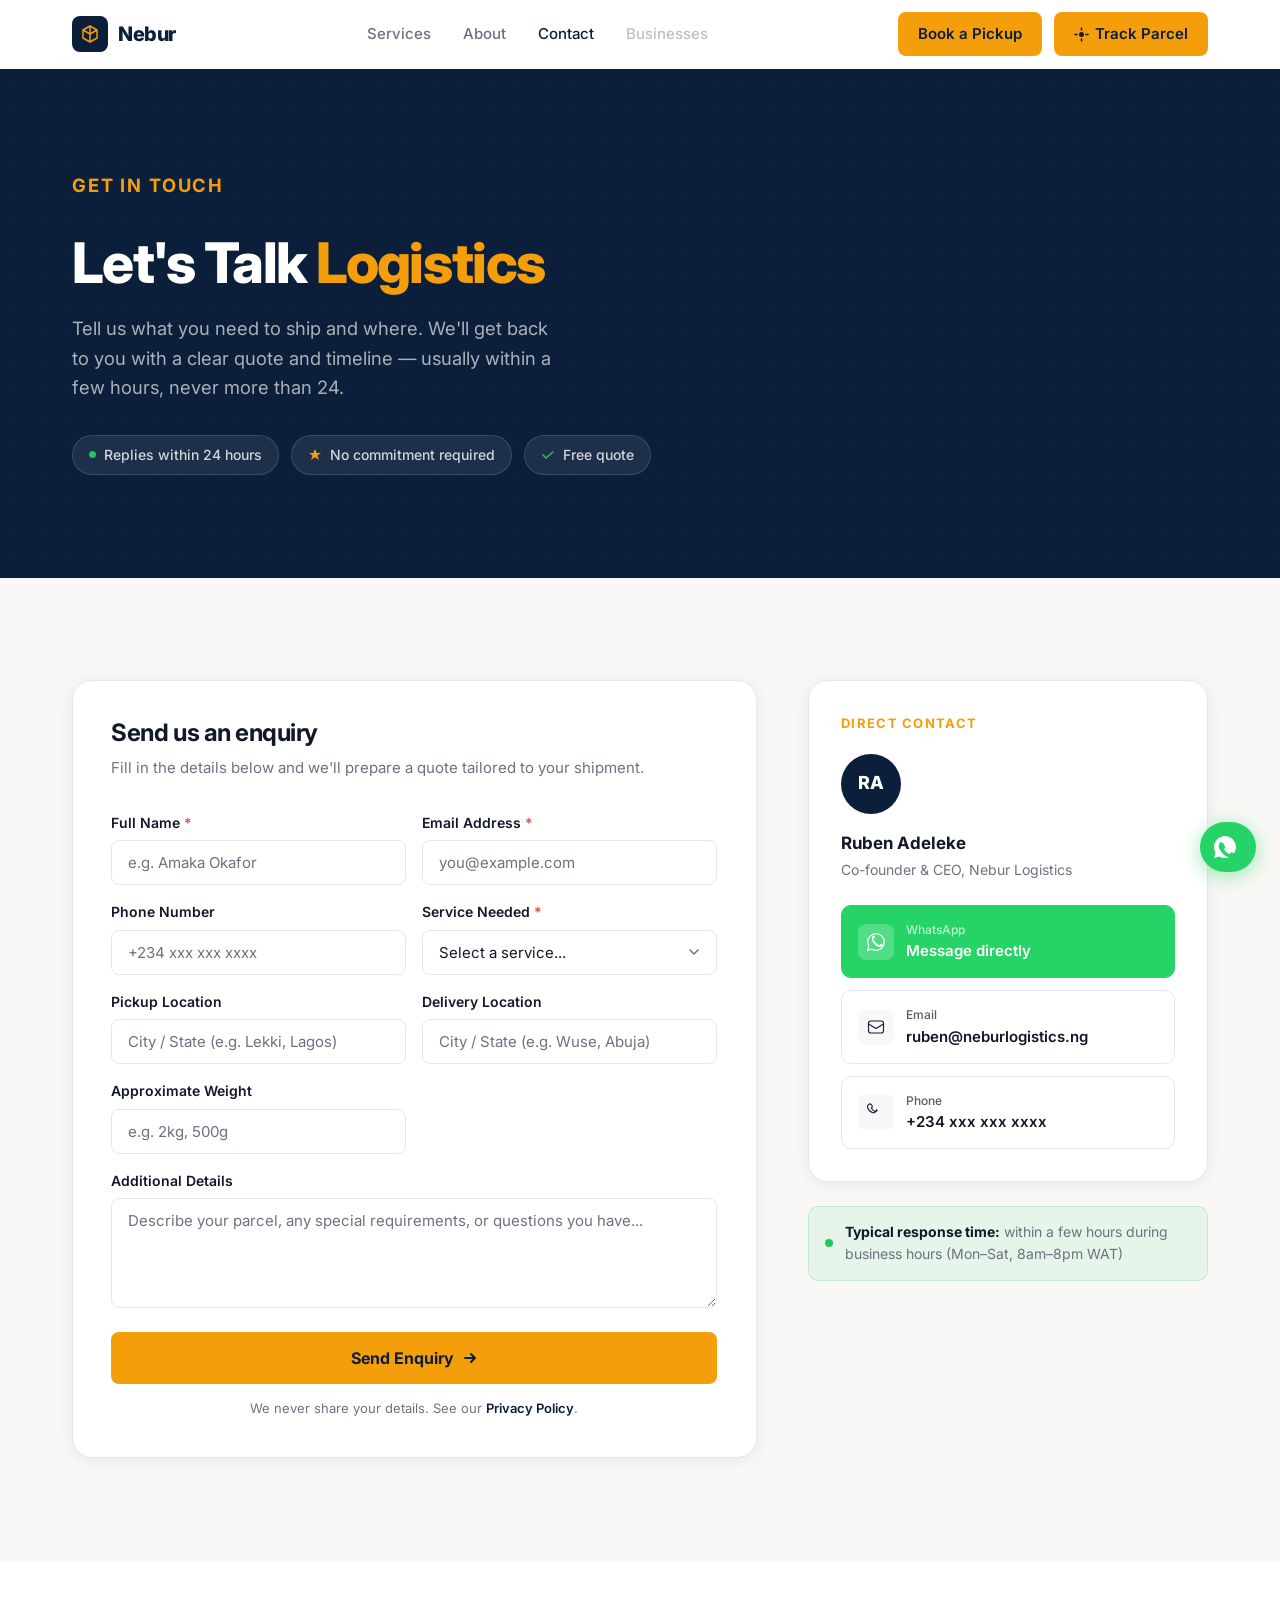
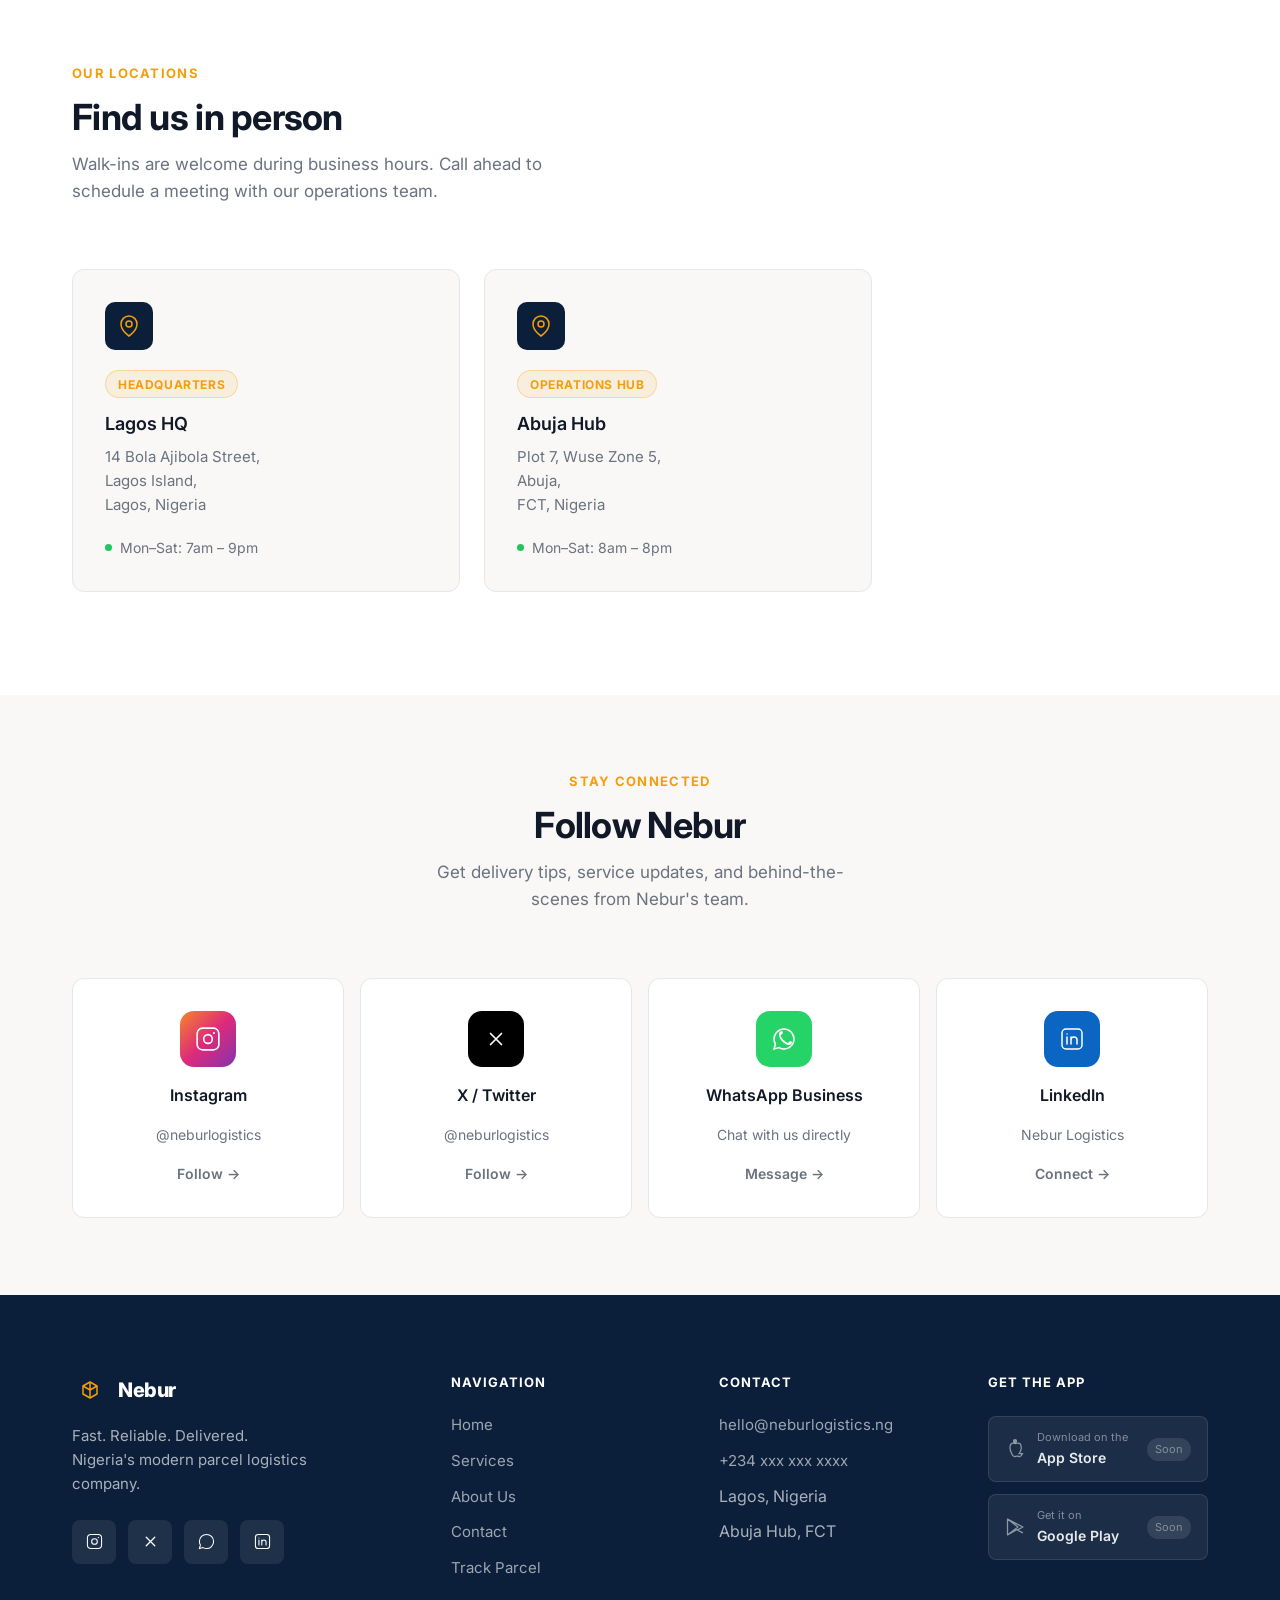
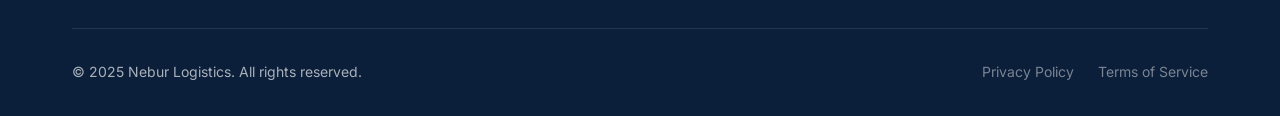
<file: contact.html>
<!DOCTYPE html>
<html lang="en">
<head>
  <meta charset="UTF-8">
  <meta name="viewport" content="width=device-width, initial-scale=1.0">
  <title>Contact Nebur — Get a Quote or Send an Enquiry</title>
  <meta name="description" content="Reach Nebur Logistics by form, phone, or WhatsApp. Get a personalised shipping quote within 24 hours.">

  <meta property="og:title" content="Contact Nebur — Get a Quote or Send an Enquiry">
  <meta property="og:description" content="Reach Nebur Logistics by form, phone, or WhatsApp. Get a personalised shipping quote within 24 hours.">
  <meta property="og:image" content="https://neburlogistics.ng/assets/images/og-image.jpg">
  <meta property="og:url" content="https://neburlogistics.ng/contact.html">
  <meta property="og:type" content="website">

  <link rel="canonical" href="https://neburlogistics.ng/contact.html">

  <link rel="preconnect" href="https://fonts.googleapis.com">
  <link rel="preconnect" href="https://fonts.gstatic.com" crossorigin>
  <link href="https://fonts.googleapis.com/css2?family=Inter:wght@400;500;600;700;800&display=swap" rel="stylesheet">
  <link rel="stylesheet" href="assets/styles.css">

  <style>
    /* ── Contact Hero ── */
    #contact-hero {
      background: var(--color-navy);
      background-image: radial-gradient(circle, rgba(255,255,255,0.035) 1px, transparent 1px);
      background-size: 28px 28px;
      padding: clamp(4rem, 8vw, 7rem) 0;
    }
    .contact-hero-inner { max-width: 640px; }
    #contact-hero h1 { font-size: clamp(2rem, 5vw, 3.5rem); font-weight: 800; letter-spacing: -0.03em; line-height: 1.1; color: var(--color-white); margin-bottom: 1.25rem; }
    #contact-hero h1 span { color: var(--color-amber); }
    #contact-hero p { font-size: clamp(1rem, 1.8vw, 1.15rem); color: rgba(255,255,255,0.65); max-width: 480px; margin-bottom: 2rem; }
    .contact-hero-chips { display: flex; flex-wrap: wrap; gap: 0.75rem; }
    .chip {
      display: inline-flex; align-items: center; gap: 0.5rem;
      background: rgba(255,255,255,0.08); border: 1px solid rgba(255,255,255,0.12);
      border-radius: 100px; padding: 0.5rem 1rem;
      font-size: 0.875rem; font-weight: 500; color: rgba(255,255,255,0.8);
    }
    .chip-dot { width: 7px; height: 7px; border-radius: 50%; background: #22c55e; flex-shrink: 0; }

    /* ── Contact Form + Founder ── */
    #contact-form { padding: var(--section-pad); background: var(--color-off-white); }
    .contact-layout { display: grid; grid-template-columns: 1fr 400px; gap: clamp(2rem, 4vw, 4rem); align-items: start; }

    /* Form */
    .form-card { background: var(--color-white); border: 1px solid var(--color-border); border-radius: 20px; padding: clamp(1.75rem, 3vw, 2.5rem); box-shadow: var(--shadow); }
    .form-card h2 { font-size: 1.5rem; margin-bottom: 0.5rem; }
    .form-card > p { color: var(--color-text-muted); font-size: 0.9375rem; margin-bottom: 2rem; }
    .form-grid { display: grid; grid-template-columns: 1fr 1fr; gap: 1rem; }
    .form-group { display: flex; flex-direction: column; gap: 0.375rem; }
    .form-group.full { grid-column: 1 / -1; }
    .form-group label { font-size: 0.875rem; font-weight: 600; color: var(--color-text); }
    .form-group input,
    .form-group select,
    .form-group textarea {
      width: 100%; padding: 0.75rem 1rem; border: 1.5px solid var(--color-border); border-radius: 8px;
      font-family: var(--font); font-size: 0.9375rem; color: var(--color-text);
      background: var(--color-white); transition: border-color 0.2s, box-shadow 0.2s;
      appearance: none; -webkit-appearance: none;
    }
    .form-group input:focus,
    .form-group select:focus,
    .form-group textarea:focus { border-color: var(--color-amber); box-shadow: 0 0 0 3px rgba(245,158,11,0.12); outline: none; }
    .form-group input::placeholder,
    .form-group textarea::placeholder { color: var(--color-text-muted); }
    .form-group select { background-image: url("data:image/svg+xml,%3Csvg xmlns='http://www.w3.org/2000/svg' width='16' height='16' viewBox='0 0 16 16' fill='none'%3E%3Cpath d='M4 6l4 4 4-4' stroke='%236B7280' stroke-width='1.5' stroke-linecap='round' stroke-linejoin='round'/%3E%3C/svg%3E"); background-repeat: no-repeat; background-position: right 0.875rem center; padding-right: 2.5rem; cursor: pointer; }
    .form-group select option[value=""] { color: var(--color-text-muted); }
    .form-group textarea { resize: vertical; min-height: 110px; }
    .form-submit { margin-top: 1.5rem; }
    .form-submit button {
      width: 100%; padding: 1rem; background: var(--color-amber); color: var(--color-navy);
      border: none; border-radius: 8px; font-family: var(--font); font-size: 1rem; font-weight: 700;
      cursor: pointer; min-height: 52px; display: flex; align-items: center; justify-content: center; gap: 0.5rem;
      transition: background 0.2s, transform 0.2s;
    }
    .form-submit button:hover { background: var(--color-amber-dark); transform: translateY(-1px); }
    .form-note { margin-top: 0.875rem; font-size: 0.8125rem; color: var(--color-text-muted); text-align: center; }

    /* Success message (shown after submit) */
    .form-success {
      display: none; text-align: center; padding: 3rem 2rem;
    }
    .form-success.visible { display: block; }
    .success-icon { width: 64px; height: 64px; background: #dcfce7; border-radius: 50%; display: flex; align-items: center; justify-content: center; margin: 0 auto 1.25rem; }
    .form-success h3 { font-size: 1.25rem; margin-bottom: 0.5rem; }
    .form-success p { color: var(--color-text-muted); }

    /* Founder sidebar */
    .sidebar { display: flex; flex-direction: column; gap: 1.5rem; }
    .founder-contact-card {
      background: var(--color-white); border: 1px solid var(--color-border);
      border-radius: 20px; padding: 2rem; box-shadow: var(--shadow);
    }
    .founder-contact-card p.section-label { margin-bottom: 1.25rem; }
    .founder-contact-avatar {
      width: 60px; height: 60px; border-radius: 50%;
      display: flex; align-items: center; justify-content: center;
      font-size: 1.125rem; font-weight: 800; color: var(--color-white);
      background: var(--color-navy); margin-bottom: 1rem;
    }
    .founder-contact-name { font-size: 1.0625rem; font-weight: 700; margin-bottom: 0.125rem; }
    .founder-contact-role { font-size: 0.875rem; color: var(--color-text-muted); margin-bottom: 1.5rem; }
    .contact-actions { display: flex; flex-direction: column; gap: 0.75rem; }
    .contact-action-btn {
      display: flex; align-items: center; gap: 0.75rem;
      padding: 0.875rem 1rem; border-radius: 10px; border: 1.5px solid var(--color-border);
      font-size: 0.9375rem; font-weight: 600; color: var(--color-text);
      transition: border-color 0.2s, background 0.2s; min-height: 52px;
    }
    .contact-action-btn:hover { border-color: var(--color-navy); background: var(--color-off-white); }
    .contact-action-btn.whatsapp { background: #25D366; border-color: #25D366; color: white; }
    .contact-action-btn.whatsapp:hover { background: #1ebe5a; border-color: #1ebe5a; }
    .contact-action-icon { width: 36px; height: 36px; border-radius: 8px; background: var(--color-off-white); display: flex; align-items: center; justify-content: center; flex-shrink: 0; }
    .contact-action-btn.whatsapp .contact-action-icon { background: rgba(255,255,255,0.2); }
    .contact-action-text { display: flex; flex-direction: column; }
    .contact-action-label { font-size: 0.75rem; font-weight: 500; opacity: 0.7; }
    .contact-action-value { font-size: 0.9375rem; font-weight: 600; }

    .response-badge {
      display: flex; align-items: center; gap: 0.75rem;
      background: rgba(34,197,94,0.08); border: 1px solid rgba(34,197,94,0.2);
      border-radius: 10px; padding: 0.875rem 1rem;
    }
    .response-dot { width: 8px; height: 8px; background: #22c55e; border-radius: 50%; flex-shrink: 0; }
    .response-badge span { font-size: 0.875rem; color: var(--color-text-muted); }
    .response-badge strong { color: var(--color-text); }

    /* ── Offices ── */
    #offices { padding: var(--section-pad); background: var(--color-white); }
    .offices-grid { display: grid; grid-template-columns: repeat(2, 1fr); gap: 1.5rem; max-width: 800px; }
    .office-card {
      background: var(--color-off-white); border: 1px solid var(--color-border);
      border-radius: var(--radius); padding: 2rem;
    }
    .office-icon { width: 48px; height: 48px; background: var(--color-navy); border-radius: 10px; display: flex; align-items: center; justify-content: center; margin-bottom: 1.25rem; }
    .office-badge { display: inline-block; background: rgba(245,158,11,0.1); border: 1px solid rgba(245,158,11,0.3); border-radius: 100px; padding: 0.2rem 0.75rem; font-size: 0.75rem; font-weight: 700; color: var(--color-amber); margin-bottom: 0.75rem; letter-spacing: 0.05em; text-transform: uppercase; }
    .office-card h3 { font-size: 1.125rem; margin-bottom: 0.375rem; }
    .office-address { color: var(--color-text-muted); font-size: 0.9375rem; line-height: 1.6; margin-bottom: 1.25rem; }
    .office-hours { display: flex; align-items: center; gap: 0.5rem; font-size: 0.875rem; color: var(--color-text-muted); }
    .hours-dot { width: 7px; height: 7px; border-radius: 50%; background: #22c55e; flex-shrink: 0; }

    /* ── Social ── */
    #contact-social { padding: clamp(3rem, 6vw, 5rem) 0; background: var(--color-off-white); }
    .social-grid { display: grid; grid-template-columns: repeat(4, 1fr); gap: 1rem; }
    .social-card {
      display: flex; flex-direction: column; align-items: center; gap: 1rem;
      background: var(--color-white); border: 1px solid var(--color-border);
      border-radius: var(--radius); padding: 2rem 1.5rem; text-align: center;
      transition: transform 0.2s, box-shadow 0.2s, border-color 0.2s;
    }
    .social-card:hover { transform: translateY(-4px); box-shadow: var(--shadow); border-color: var(--color-amber); }
    .social-card-icon { width: 56px; height: 56px; border-radius: 14px; display: flex; align-items: center; justify-content: center; }
    .social-card h3 { font-size: 1rem; }
    .social-card span { font-size: 0.875rem; color: var(--color-text-muted); }
    .social-card-follow { font-size: 0.8125rem; font-weight: 600; color: var(--color-navy); margin-top: auto; }

    /* ── Responsive ── */
    @media (max-width: 1024px) {
      .contact-layout { grid-template-columns: 1fr; }
      .sidebar { display: grid; grid-template-columns: 1fr 1fr; }
      .social-grid { grid-template-columns: repeat(2, 1fr); }
    }
    @media (max-width: 768px) {
      .offices-grid { grid-template-columns: 1fr; max-width: 100%; }
      .sidebar { grid-template-columns: 1fr; }
    }
    @media (max-width: 640px) {
      .form-grid { grid-template-columns: 1fr; }
      .form-group.full { grid-column: 1; }
      .social-grid { grid-template-columns: repeat(2, 1fr); }
    }
  </style>
</head>
<body>

  <!-- HEADER -->
  <header class="site-header" id="site-header">
    <div class="container">
      <nav class="nav-inner" role="navigation" aria-label="Main navigation">
        <a href="index.html" class="nav-logo" aria-label="Nebur Logistics — Home">
          <div class="nav-logo-icon" aria-hidden="true">
            <svg width="20" height="20" viewBox="0 0 20 20" fill="none" aria-hidden="true"><path d="M3 6l7-4 7 4v8l-7 4-7-4V6z" stroke="#F59E0B" stroke-width="1.5" stroke-linejoin="round"/><path d="M10 2v16M3 6l7 4 7-4" stroke="#F59E0B" stroke-width="1.5" stroke-linejoin="round"/></svg>
          </div>
          Nebur
        </a>
        <ul class="nav-links" role="list">
          <li><a href="services.html">Services</a></li>
          <li><a href="about.html">About</a></li>
          <li><a href="contact.html" class="active" aria-current="page">Contact</a></li>
          <li><a href="#" data-future="b2b-portal" style="opacity:0.45;" aria-disabled="true">Businesses</a></li>
        </ul>
        <div class="nav-cta">
          <a href="book.html" class="btn btn-primary" style="padding:0.625rem 1.25rem;font-size:0.9375rem;">Book a Pickup</a>
          <a href="#" data-future="tracking" class="btn-track" aria-label="Track your parcel">
            <svg width="15" height="15" viewBox="0 0 15 15" fill="none" aria-hidden="true"><circle cx="7.5" cy="7.5" r="2.5" fill="currentColor"/><path d="M7.5 1v2M7.5 12v2M1 7.5h2M12 7.5h2" stroke="currentColor" stroke-width="1.5" stroke-linecap="round"/></svg>
            Track Parcel
          </a>
        </div>
        <button class="hamburger" id="hamburger-btn" aria-expanded="false" aria-controls="mobile-nav" aria-label="Toggle navigation menu">
          <span></span><span></span><span></span>
        </button>
      </nav>
    </div>
    <nav class="mobile-nav" id="mobile-nav" aria-label="Mobile navigation">
      <a href="index.html">Home</a>
      <a href="services.html">Services</a>
      <a href="about.html">About</a>
      <a href="contact.html" aria-current="page">Contact</a>
      <a href="book.html" class="btn-track">Book a Pickup</a>
    </nav>
  </header>

  <main>

    <!-- CONTACT HERO -->
    <section id="contact-hero" aria-labelledby="contact-hero-heading">
      <div class="container">
        <div class="contact-hero-inner">
          <p class="section-label" style="color:var(--color-amber);">Get In Touch</p>
          <h1 id="contact-hero-heading">Let's Talk <span>Logistics</span></h1>
          <p>Tell us what you need to ship and where. We'll get back to you with a clear quote and timeline — usually within a few hours, never more than 24.</p>
          <div class="contact-hero-chips">
            <div class="chip"><div class="chip-dot"></div>Replies within 24 hours</div>
            <div class="chip">
              <svg width="14" height="14" viewBox="0 0 14 14" fill="none" aria-hidden="true"><path d="M7 1l1.8 4H13l-3.5 2.6 1.4 4.3L7 9.3l-3.9 2.6 1.4-4.3L1 5h4.2z" fill="#F59E0B"/></svg>
              No commitment required
            </div>
            <div class="chip">
              <svg width="14" height="14" viewBox="0 0 14 14" fill="none" aria-hidden="true"><path d="M2 7l3 3 7-6" stroke="#22c55e" stroke-width="1.5" stroke-linecap="round" stroke-linejoin="round"/></svg>
              Free quote
            </div>
          </div>
        </div>
      </div>
    </section>

    <!-- CONTACT FORM + FOUNDER -->
    <section id="contact-form" aria-labelledby="form-heading">
      <div class="container">
        <div class="contact-layout">

          <!-- Netlify Form -->
          <div class="form-card fade-up">
            <h2 id="form-heading">Send us an enquiry</h2>
            <p>Fill in the details below and we'll prepare a quote tailored to your shipment.</p>

            <div class="form-success" id="form-success" role="alert">
              <div class="success-icon" aria-hidden="true">
                <svg width="28" height="28" viewBox="0 0 28 28" fill="none"><path d="M6 14l5.5 5.5L22 8" stroke="#16a34a" stroke-width="2.5" stroke-linecap="round" stroke-linejoin="round"/></svg>
              </div>
              <h3>Enquiry received!</h3>
              <p>Thanks for reaching out. We'll review your details and get back to you within 24 hours with a personalised quote.</p>
            </div>

            <form
              name="nebur-contact"
              method="POST"
              data-netlify="true"
              netlify-honeypot="bot-field"
              id="contact-form-el"
              novalidate
            >
              <input type="hidden" name="form-name" value="nebur-contact">
              <p hidden aria-hidden="true"><label>Don't fill this out: <input name="bot-field" tabindex="-1"></label></p>

              <div class="form-grid">
                <div class="form-group">
                  <label for="full_name">Full Name <span aria-hidden="true" style="color:#ef4444;">*</span></label>
                  <input type="text" id="full_name" name="full_name" placeholder="e.g. Amaka Okafor" required autocomplete="name">
                </div>
                <div class="form-group">
                  <label for="email">Email Address <span aria-hidden="true" style="color:#ef4444;">*</span></label>
                  <input type="email" id="email" name="email" placeholder="you@example.com" required autocomplete="email">
                </div>
                <div class="form-group">
                  <label for="phone">Phone Number</label>
                  <input type="tel" id="phone" name="phone" placeholder="+234 xxx xxx xxxx" autocomplete="tel">
                </div>
                <div class="form-group">
                  <label for="service_type">Service Needed <span aria-hidden="true" style="color:#ef4444;">*</span></label>
                  <select id="service_type" name="service_type" required>
                    <option value="">Select a service...</option>
                    <option value="last_mile">Last-Mile Delivery</option>
                    <option value="express">Express / Same-Day</option>
                    <option value="b2b">Business Logistics (B2B)</option>
                    <option value="ecommerce">E-commerce Fulfilment</option>
                    <option value="cod">Cash-on-Delivery</option>
                    <option value="other">Other / Not Sure</option>
                  </select>
                </div>
                <div class="form-group">
                  <label for="pickup_address">Pickup Location</label>
                  <input type="text" id="pickup_address" name="pickup_address" placeholder="City / State (e.g. Lekki, Lagos)">
                </div>
                <div class="form-group">
                  <label for="delivery_address">Delivery Location</label>
                  <input type="text" id="delivery_address" name="delivery_address" placeholder="City / State (e.g. Wuse, Abuja)">
                </div>
                <div class="form-group">
                  <label for="parcel_weight">Approximate Weight</label>
                  <input type="text" id="parcel_weight" name="parcel_weight" placeholder="e.g. 2kg, 500g">
                </div>
                <div class="form-group full">
                  <label for="message">Additional Details</label>
                  <textarea id="message" name="message" placeholder="Describe your parcel, any special requirements, or questions you have..."></textarea>
                </div>
              </div>

              <div class="form-submit">
                <button type="submit">
                  Send Enquiry
                  <svg width="16" height="16" viewBox="0 0 16 16" fill="none" aria-hidden="true"><path d="M3 8h10M9 4l4 4-4 4" stroke="currentColor" stroke-width="2" stroke-linecap="round" stroke-linejoin="round"/></svg>
                </button>
              </div>
              <p class="form-note">We never share your details. See our <a href="#" style="color:var(--color-navy);font-weight:600;">Privacy Policy</a>.</p>
            </form>
          </div>

          <!-- Sidebar: Founder + Response badge -->
          <div class="sidebar">

            <div class="founder-contact-card fade-up fade-up-delay-1">
              <p class="section-label">Direct Contact</p>
              <div class="founder-contact-avatar" aria-hidden="true">RA</div>
              <p class="founder-contact-name">Ruben Adeleke</p>
              <p class="founder-contact-role">Co-founder &amp; CEO, Nebur Logistics</p>
              <div class="contact-actions">
                <a href="https://wa.me/234xxxxxxxxxx?text=Hi%20Ruben%2C%20I'd%20like%20to%20enquire%20about%20Nebur%20Logistics" class="contact-action-btn whatsapp" aria-label="Message Ruben on WhatsApp">
                  <div class="contact-action-icon" aria-hidden="true">
                    <svg width="20" height="20" viewBox="0 0 24 24" fill="none" aria-hidden="true"><path d="M12 2C6.5 2 2 6.5 2 12c0 1.8.5 3.5 1.4 5L2 22l5.2-1.4C8.6 21.5 10.3 22 12 22c5.5 0 10-4.5 10-10S17.5 2 12 2z" stroke="white" stroke-width="1.5"/><path d="M8.5 8.5c.5 1.5 2 3.5 3 4.5s3 2.5 4.5 3l1.5-1.5c.5-.5 1.5-.5 2 0 .5.5.5 1.5 0 2l-1 1c-.5.5-1.5.5-2.5.5-2-.5-4.5-2-6-4-1.5-1.5-3-4-3-6 0-1 0-2 .5-2.5l1-1c.5-.5 1.5-.5 2 0 .5.5.5 1.5 0 2L9 8l-.5.5z" fill="white"/></svg>
                  </div>
                  <div class="contact-action-text">
                    <span class="contact-action-label">WhatsApp</span>
                    <span class="contact-action-value">Message directly</span>
                  </div>
                </a>
                <a href="mailto:ruben@neburlogistics.ng" class="contact-action-btn" aria-label="Email Ruben Adeleke">
                  <div class="contact-action-icon" aria-hidden="true">
                    <svg width="18" height="18" viewBox="0 0 24 24" fill="none" aria-hidden="true"><rect x="2" y="4" width="20" height="16" rx="3" stroke="#0B1F3A" stroke-width="1.5"/><path d="M2 8l10 6 10-6" stroke="#0B1F3A" stroke-width="1.5" stroke-linejoin="round"/></svg>
                  </div>
                  <div class="contact-action-text">
                    <span class="contact-action-label">Email</span>
                    <span class="contact-action-value">ruben@neburlogistics.ng</span>
                  </div>
                </a>
                <a href="tel:+234xxxxxxxxxx" class="contact-action-btn" aria-label="Call Nebur Logistics">
                  <div class="contact-action-icon" aria-hidden="true">
                    <svg width="18" height="18" viewBox="0 0 24 24" fill="none" aria-hidden="true"><path d="M14 10.7c-.8-.8-2-.8-2.8 0l-.7.7c-1.9-1-3.7-2.8-4.7-4.7l.7-.7c.8-.8.8-2 0-2.8L5.2 1.8C4.4 1 3.2 1 2.4 1.8L1.5 2.7C.7 3.5.4 4.6.7 5.6c1.1 3.3 4 6.2 7.3 7.3 1 .3 2.1 0 2.9-.8l.9-.9c.8-.8.8-2 .2-2.5z" stroke="#0B1F3A" stroke-width="1.5"/></svg>
                  </div>
                  <div class="contact-action-text">
                    <span class="contact-action-label">Phone</span>
                    <span class="contact-action-value">+234 xxx xxx xxxx</span>
                  </div>
                </a>
              </div>
            </div>

            <div class="response-badge fade-up fade-up-delay-2">
              <div class="response-dot" aria-hidden="true"></div>
              <span><strong>Typical response time:</strong> within a few hours during business hours (Mon–Sat, 8am–8pm WAT)</span>
            </div>

          </div>

        </div>
      </div>
    </section>

    <!-- OFFICES -->
    <section id="offices" aria-labelledby="offices-heading">
      <div class="container">
        <div style="margin-bottom:clamp(2.5rem,5vw,4rem);">
          <p class="section-label">Our Locations</p>
          <h2 id="offices-heading">Find us in person</h2>
          <p style="color:var(--color-text-muted);font-size:1.0625rem;max-width:480px;margin-top:0.75rem;">Walk-ins are welcome during business hours. Call ahead to schedule a meeting with our operations team.</p>
        </div>

        <div class="offices-grid">

          <div class="office-card fade-up">
            <div class="office-icon" aria-hidden="true">
              <svg width="24" height="24" viewBox="0 0 24 24" fill="none">
                <path d="M12 2C7.6 2 4 5.6 4 10c0 6.8 8 12 8 12s8-5.2 8-12c0-4.4-3.6-8-8-8z" stroke="#F59E0B" stroke-width="1.5"/>
                <circle cx="12" cy="10" r="3" stroke="#F59E0B" stroke-width="1.5"/>
              </svg>
            </div>
            <span class="office-badge">Headquarters</span>
            <h3>Lagos HQ</h3>
            <p class="office-address">
              14 Bola Ajibola Street,<br>
              Lagos Island,<br>
              Lagos, Nigeria
            </p>
            <div class="office-hours">
              <div class="hours-dot" aria-hidden="true"></div>
              Mon–Sat: 7am – 9pm
            </div>
          </div>

          <div class="office-card fade-up fade-up-delay-2">
            <div class="office-icon" aria-hidden="true">
              <svg width="24" height="24" viewBox="0 0 24 24" fill="none">
                <path d="M12 2C7.6 2 4 5.6 4 10c0 6.8 8 12 8 12s8-5.2 8-12c0-4.4-3.6-8-8-8z" stroke="#F59E0B" stroke-width="1.5"/>
                <circle cx="12" cy="10" r="3" stroke="#F59E0B" stroke-width="1.5"/>
              </svg>
            </div>
            <span class="office-badge">Operations Hub</span>
            <h3>Abuja Hub</h3>
            <p class="office-address">
              Plot 7, Wuse Zone 5,<br>
              Abuja,<br>
              FCT, Nigeria
            </p>
            <div class="office-hours">
              <div class="hours-dot" aria-hidden="true"></div>
              Mon–Sat: 8am – 8pm
            </div>
          </div>

        </div>
      </div>
    </section>

    <!-- SOCIAL -->
    <section id="contact-social" aria-labelledby="social-heading">
      <div class="container">
        <div style="text-align:center;margin-bottom:clamp(2.5rem,5vw,4rem);">
          <p class="section-label">Stay Connected</p>
          <h2 id="social-heading">Follow Nebur</h2>
          <p style="color:var(--color-text-muted);font-size:1.0625rem;max-width:440px;margin:0.75rem auto 0;">Get delivery tips, service updates, and behind-the-scenes from Nebur's team.</p>
        </div>

        <div class="social-grid">

          <a href="#" class="social-card fade-up" aria-label="Follow Nebur on Instagram">
            <div class="social-card-icon" style="background:linear-gradient(135deg,#f58529,#dd2a7b,#8134af);" aria-hidden="true">
              <svg width="26" height="26" viewBox="0 0 24 24" fill="none" aria-hidden="true"><rect x="2" y="2" width="20" height="20" rx="5" stroke="white" stroke-width="1.5"/><circle cx="12" cy="12" r="4" stroke="white" stroke-width="1.5"/><circle cx="17.5" cy="6.5" r="1" fill="white"/></svg>
            </div>
            <h3>Instagram</h3>
            <span>@neburlogistics</span>
            <span class="social-card-follow">Follow →</span>
          </a>

          <a href="#" class="social-card fade-up fade-up-delay-1" aria-label="Follow Nebur on X (Twitter)">
            <div class="social-card-icon" style="background:#000;" aria-hidden="true">
              <svg width="22" height="22" viewBox="0 0 24 24" fill="none" aria-hidden="true"><path d="M18 6L6 18M6 6l12 12" stroke="white" stroke-width="1.8" stroke-linecap="round"/></svg>
            </div>
            <h3>X / Twitter</h3>
            <span>@neburlogistics</span>
            <span class="social-card-follow">Follow →</span>
          </a>

          <a href="https://wa.me/234xxxxxxxxxx" class="social-card fade-up fade-up-delay-2" aria-label="Message Nebur on WhatsApp Business">
            <div class="social-card-icon" style="background:#25D366;" aria-hidden="true">
              <svg width="24" height="24" viewBox="0 0 24 24" fill="none" aria-hidden="true"><path d="M12 2C6.5 2 2 6.5 2 12c0 1.8.5 3.5 1.4 5L2 22l5.2-1.4C8.6 21.5 10.3 22 12 22c5.5 0 10-4.5 10-10S17.5 2 12 2z" stroke="white" stroke-width="1.5"/><path d="M8.5 8.5c.5 1.5 2 3.5 3 4.5s3 2.5 4.5 3l1.5-1.5c.5-.5 1.5-.5 2 0s.5 1.5 0 2l-1 1c-.5.5-1.5.5-2.5.5-2-.5-4.5-2-6-4-1.5-1.5-3-4-3-6 0-1 0-2 .5-2.5l1-1c.5-.5 1.5-.5 2 0s.5 1.5 0 2L9 8l-.5.5z" fill="white"/></svg>
            </div>
            <h3>WhatsApp Business</h3>
            <span>Chat with us directly</span>
            <span class="social-card-follow">Message →</span>
          </a>

          <a href="#" class="social-card fade-up fade-up-delay-3" aria-label="Connect with Nebur on LinkedIn">
            <div class="social-card-icon" style="background:#0A66C2;" aria-hidden="true">
              <svg width="24" height="24" viewBox="0 0 24 24" fill="none" aria-hidden="true"><rect x="2" y="2" width="20" height="20" rx="4" stroke="white" stroke-width="1.5"/><path d="M7 10v7M7 7v.01" stroke="white" stroke-width="1.5" stroke-linecap="round"/><path d="M11 17v-4c0-1.7 1.3-3 3-3s3 1.3 3 3v4M11 10v7" stroke="white" stroke-width="1.5" stroke-linecap="round"/></svg>
            </div>
            <h3>LinkedIn</h3>
            <span>Nebur Logistics</span>
            <span class="social-card-follow">Connect →</span>
          </a>

        </div>
      </div>
    </section>

  </main>

  <!-- FOOTER -->
  <footer class="site-footer" role="contentinfo">
    <div class="container">
      <div class="footer-grid">
        <div class="footer-brand">
          <a href="index.html" class="nav-logo" aria-label="Nebur Logistics — Home">
            <div class="nav-logo-icon" aria-hidden="true"><svg width="20" height="20" viewBox="0 0 20 20" fill="none" aria-hidden="true"><path d="M3 6l7-4 7 4v8l-7 4-7-4V6z" stroke="#F59E0B" stroke-width="1.5" stroke-linejoin="round"/><path d="M10 2v16M3 6l7 4 7-4" stroke="#F59E0B" stroke-width="1.5" stroke-linejoin="round"/></svg></div>
            Nebur
          </a>
          <p>Fast. Reliable. Delivered.<br>Nigeria's modern parcel logistics company.</p>
          <div class="footer-social">
            <a href="#" class="social-link" aria-label="Instagram"><svg width="17" height="17" viewBox="0 0 24 24" fill="none" aria-hidden="true"><rect x="2" y="2" width="20" height="20" rx="5" stroke="white" stroke-width="1.5"/><circle cx="12" cy="12" r="4" stroke="white" stroke-width="1.5"/><circle cx="17.5" cy="6.5" r="1" fill="white"/></svg></a>
            <a href="#" class="social-link" aria-label="X (Twitter)"><svg width="17" height="17" viewBox="0 0 24 24" fill="none" aria-hidden="true"><path d="M18 6L6 18M6 6l12 12" stroke="white" stroke-width="1.8" stroke-linecap="round"/></svg></a>
            <a href="https://wa.me/234xxxxxxxxxx" class="social-link" aria-label="WhatsApp"><svg width="17" height="17" viewBox="0 0 24 24" fill="none" aria-hidden="true"><path d="M12 2C6.5 2 2 6.5 2 12c0 1.8.5 3.5 1.4 5L2 22l5.2-1.4C8.6 21.5 10.3 22 12 22c5.5 0 10-4.5 10-10S17.5 2 12 2z" stroke="white" stroke-width="1.5"/></svg></a>
            <a href="#" class="social-link" aria-label="LinkedIn"><svg width="17" height="17" viewBox="0 0 24 24" fill="none" aria-hidden="true"><rect x="2" y="2" width="20" height="20" rx="4" stroke="white" stroke-width="1.5"/><path d="M7 10v7M7 7v.01" stroke="white" stroke-width="1.5" stroke-linecap="round"/><path d="M11 17v-4c0-1.7 1.3-3 3-3s3 1.3 3 3v4M11 10v7" stroke="white" stroke-width="1.5" stroke-linecap="round"/></svg></a>
          </div>
        </div>
        <div class="footer-col">
          <h4>Navigation</h4>
          <ul role="list">
            <li><a href="index.html">Home</a></li>
            <li><a href="services.html">Services</a></li>
            <li><a href="about.html">About Us</a></li>
            <li><a href="contact.html">Contact</a></li>
            <li><a href="#" data-future="tracking">Track Parcel</a></li>
          </ul>
        </div>
        <div class="footer-col">
          <h4>Contact</h4>
          <ul role="list">
            <li><a href="mailto:hello@neburlogistics.ng">hello@neburlogistics.ng</a></li>
            <li><a href="tel:+234xxxxxxxxxx">+234 xxx xxx xxxx</a></li>
            <li><span>Lagos, Nigeria</span></li>
            <li><span>Abuja Hub, FCT</span></li>
          </ul>
        </div>
        <div class="footer-col">
          <h4>Get The App</h4>
          <div class="footer-app">
            <a href="#" class="app-badge" aria-label="App Store — Coming Soon"><svg width="20" height="20" viewBox="0 0 24 24" fill="none" aria-hidden="true"><path d="M14.5 2.5c0 1.5-1 2.7-2.5 2.7S9.5 4 9.5 2.5 10.5 0 12 0s2.5 1 2.5 2.5z" fill="rgba(255,255,255,0.5)"/><path d="M21 17.5c-.5 1-1 2-1.5 2.5s-1 1-2 1-1.5-.5-3-.5-2 .5-3 .5-1.5-.5-2-1-1-1.5-1.5-2.5C7 15.5 6 13 6 10.5 6 7 8 5 10 5c1 0 2 .5 2.5.5S14 5 15.5 5c2 0 4 2 4 5.5 0 2.5-1 5-2.5 7z" stroke="rgba(255,255,255,0.5)" stroke-width="1.5"/></svg><div><span class="app-badge-label">Download on the</span><span class="app-badge-store">App Store</span></div><span class="app-badge-soon">Soon</span></a>
            <a href="#" class="app-badge" aria-label="Google Play — Coming Soon"><svg width="20" height="20" viewBox="0 0 24 24" fill="none" aria-hidden="true"><path d="M3 2.5L15.5 12 3 21.5V2.5zM3 2.5l18.5 9.5-7 3.8M3 21.5l11-6.2 7.5 3.7" stroke="rgba(255,255,255,0.5)" stroke-width="1.5" stroke-linejoin="round"/></svg><div><span class="app-badge-label">Get it on</span><span class="app-badge-store">Google Play</span></div><span class="app-badge-soon">Soon</span></a>
          </div>
        </div>
      </div>
      <div class="footer-bottom">
        <span>© 2025 Nebur Logistics. All rights reserved.</span>
        <div class="footer-bottom-links"><a href="#">Privacy Policy</a><a href="#">Terms of Service</a></div>
      </div>
    </div>
  </footer>

  <script defer>
    const header = document.getElementById('site-header');
    window.addEventListener('scroll', () => { header.classList.toggle('scrolled', window.scrollY > 10); }, { passive: true });

    const hamburger = document.getElementById('hamburger-btn');
    const mobileNav  = document.getElementById('mobile-nav');
    hamburger.addEventListener('click', () => {
      const expanded = hamburger.getAttribute('aria-expanded') === 'true';
      hamburger.setAttribute('aria-expanded', String(!expanded));
      mobileNav.classList.toggle('open');
    });
    document.addEventListener('click', (e) => {
      if (!header.contains(e.target) && mobileNav.classList.contains('open')) {
        mobileNav.classList.remove('open');
        hamburger.setAttribute('aria-expanded', 'false');
      }
    });

    // Fade-up
    const obs = new IntersectionObserver((entries) => {
      entries.forEach(e => { if (e.isIntersecting) { e.target.classList.add('visible'); obs.unobserve(e.target); } });
    }, { threshold: 0.1, rootMargin: '0px 0px -40px 0px' });
    document.querySelectorAll('.fade-up').forEach(el => obs.observe(el));

    // Form success state (for non-Netlify local preview)
    const form = document.getElementById('contact-form-el');
    const successEl = document.getElementById('form-success');
    if (form) {
      form.addEventListener('submit', (e) => {
        // Let Netlify handle real submission; show success UI after short delay in preview
        if (!window.location.hostname.includes('netlify')) {
          e.preventDefault();
          form.style.display = 'none';
          successEl.classList.add('visible');
        }
      });
    }
  </script>

  <!-- Floating WhatsApp Button -->
  <a href="https://wa.me/234xxxxxxxxxx" class="whatsapp-float" target="_blank" rel="noopener noreferrer" aria-label="Chat with Nebur on WhatsApp">
    <svg width="26" height="26" viewBox="0 0 26 26" fill="none" aria-hidden="true">
      <path d="M13 2C7 2 2 7 2 13c0 2 .6 3.9 1.6 5.5L2 24l5.7-1.5C9.2 23.5 11 24 13 24c6 0 11-5 11-11S19 2 13 2z" fill="white"/>
      <path d="M9.5 8c-.3 0-.8.1-1.2.6-.4.5-1.5 1.5-1.5 3.6s1.5 4.2 1.7 4.5c.2.3 3 4.5 7.1 6.3 1 .4 1.7.6 2.3.8.9.3 1.8.2 2.4-.1.7-.4 2.2-1 2.5-1.9.3-.9.3-1.7.2-1.9-.1-.2-.3-.3-.7-.5s-2.2-1.1-2.5-1.2c-.3-.1-.6-.2-.8.2s-.9 1.2-1.1 1.4c-.2.2-.4.3-.8.1s-1.5-.5-2.9-1.8c-1.1-1-1.8-2.2-2-2.6-.2-.4 0-.6.2-.8l.5-.6c.2-.2.2-.4.3-.6.1-.2 0-.4-.1-.6s-.8-1.9-1.1-2.6c-.3-.7-.6-.6-.8-.6z" fill="#25D366"/>
    </svg>
    <span class="whatsapp-float-label">Chat on WhatsApp</span>
  </a>

</body>
</html>
</file>
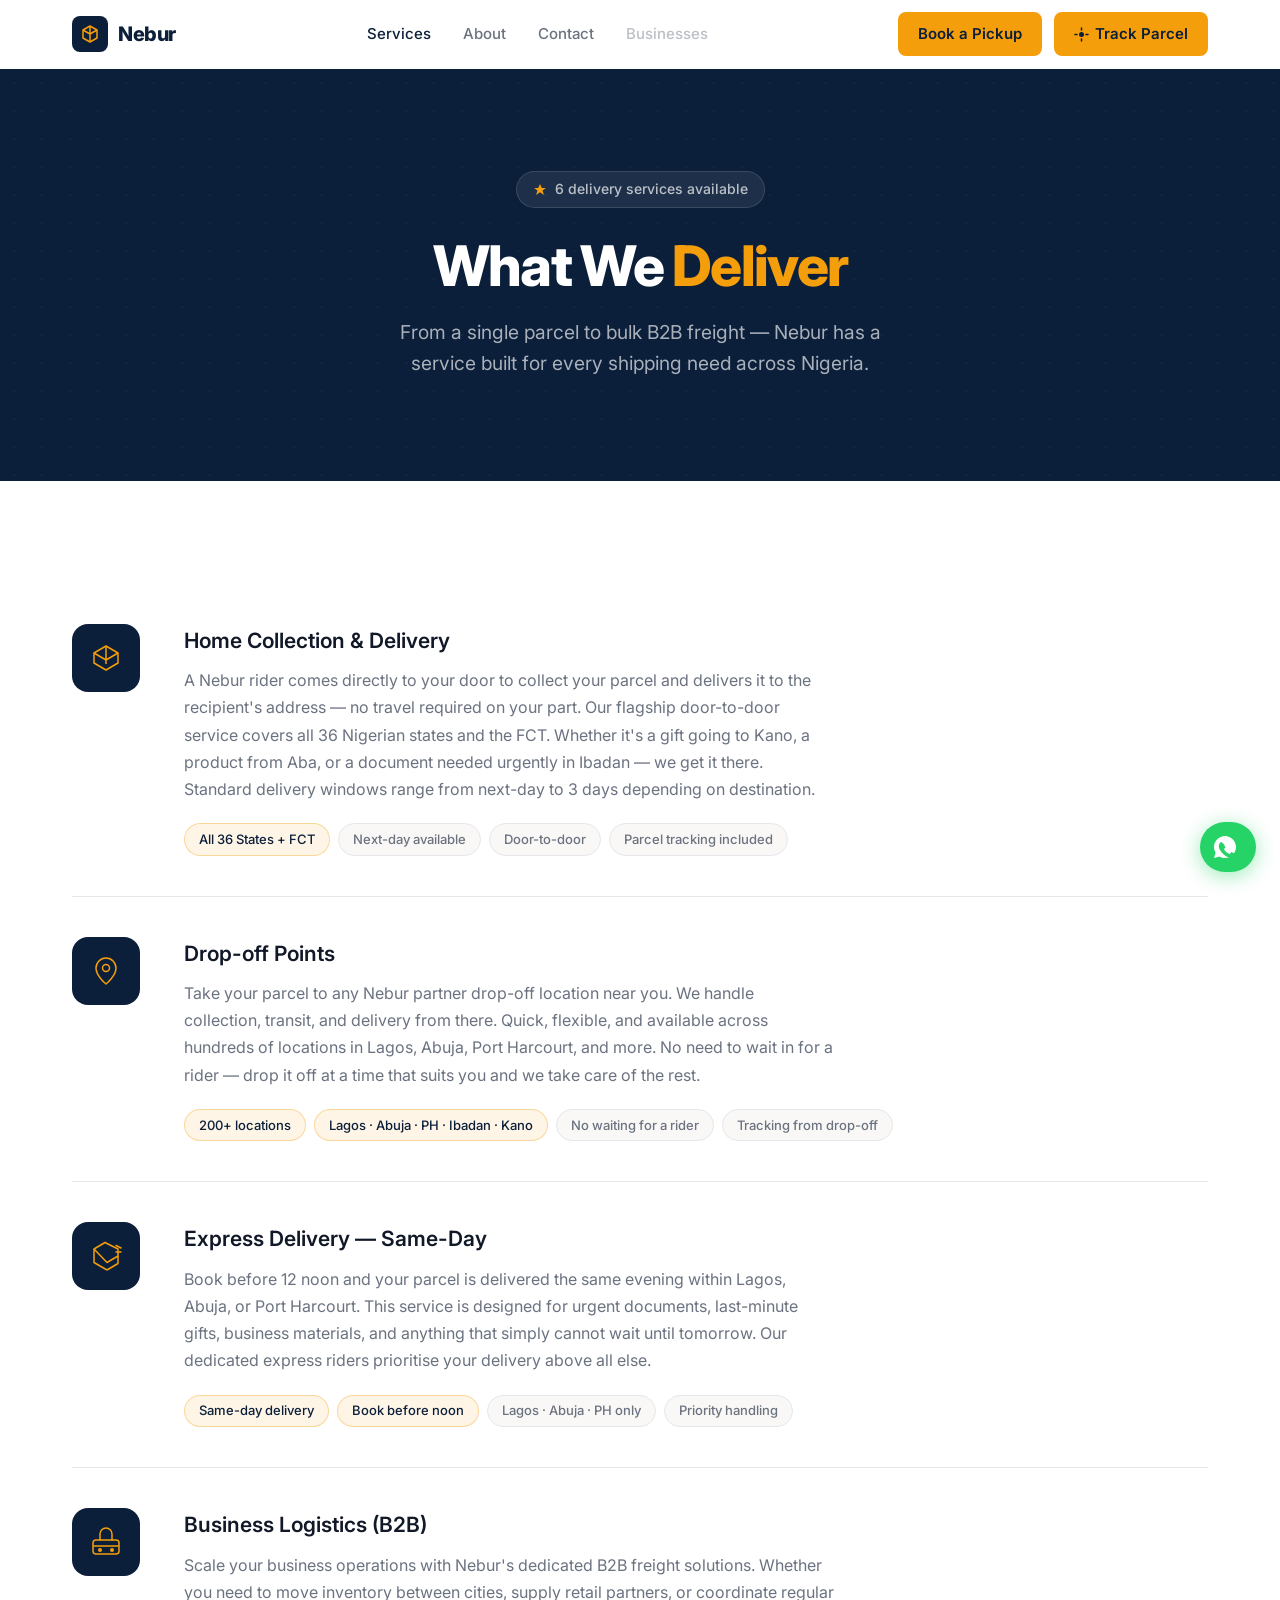
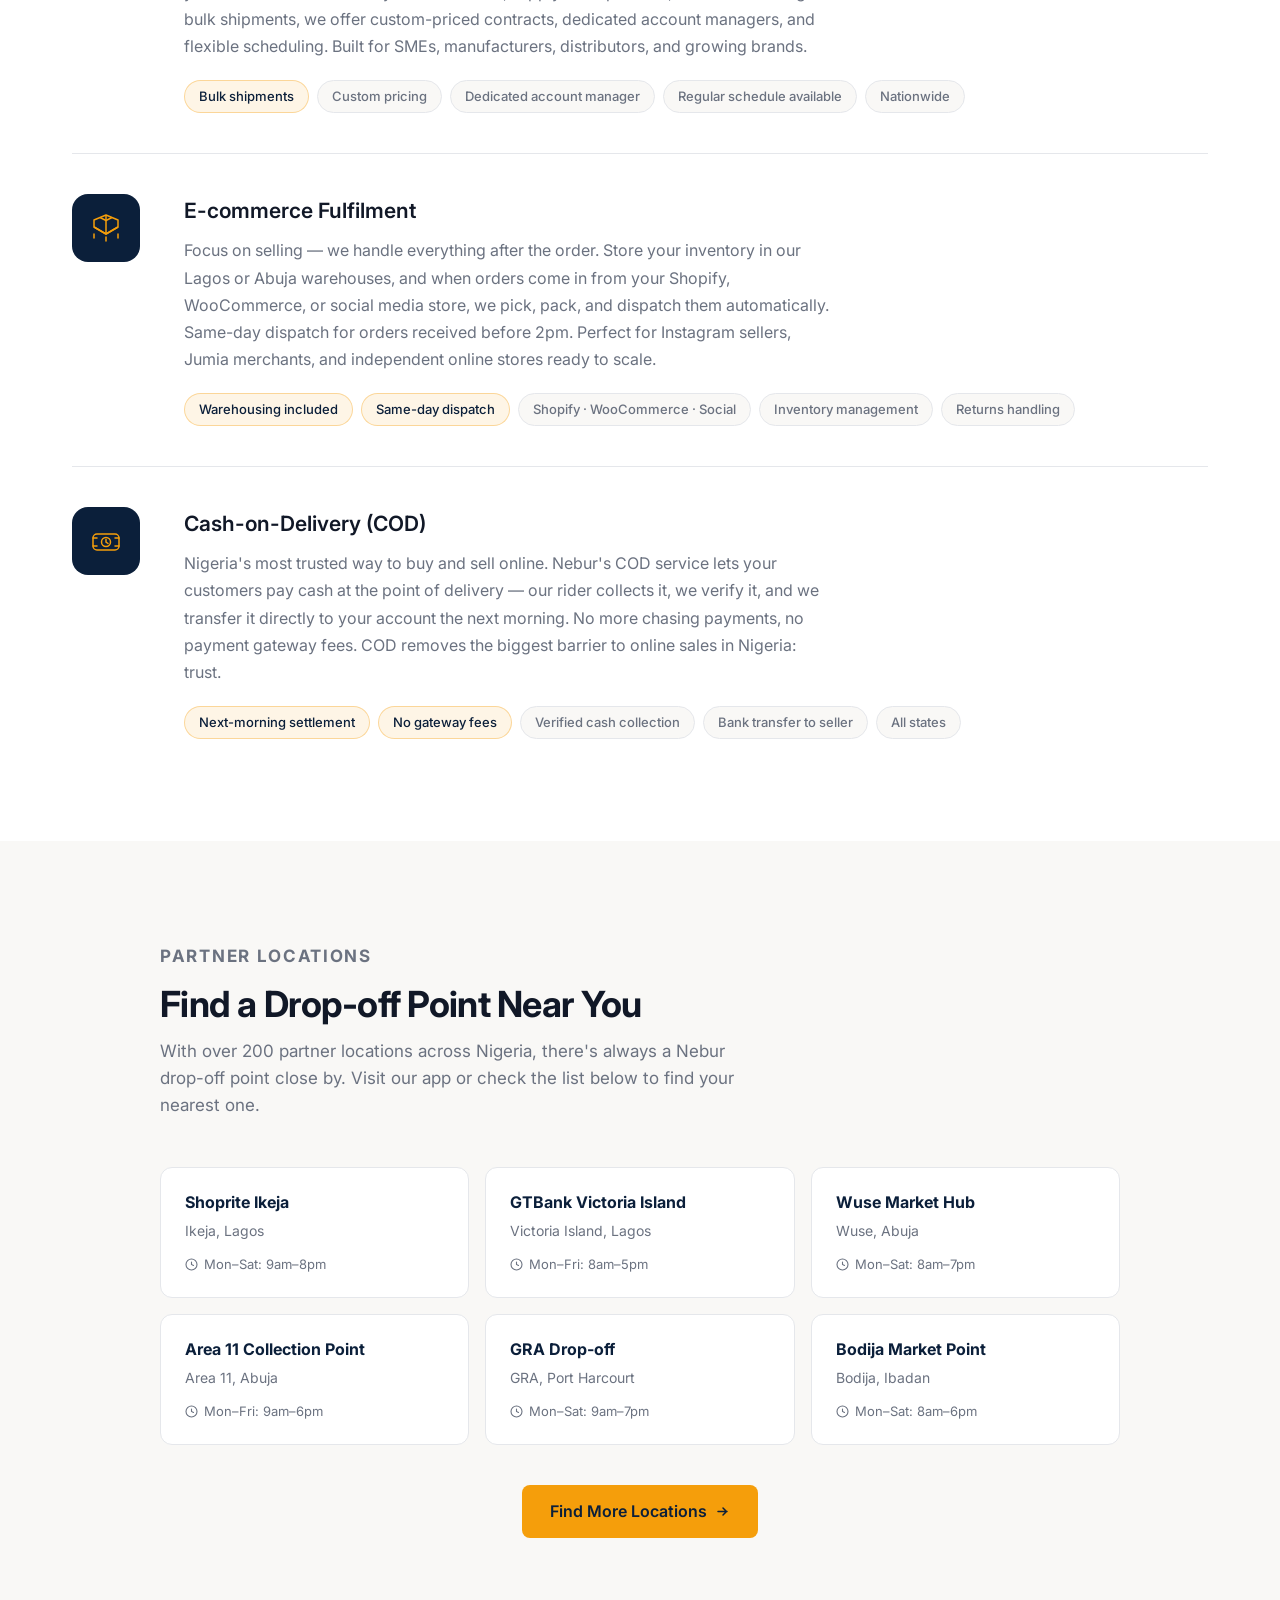
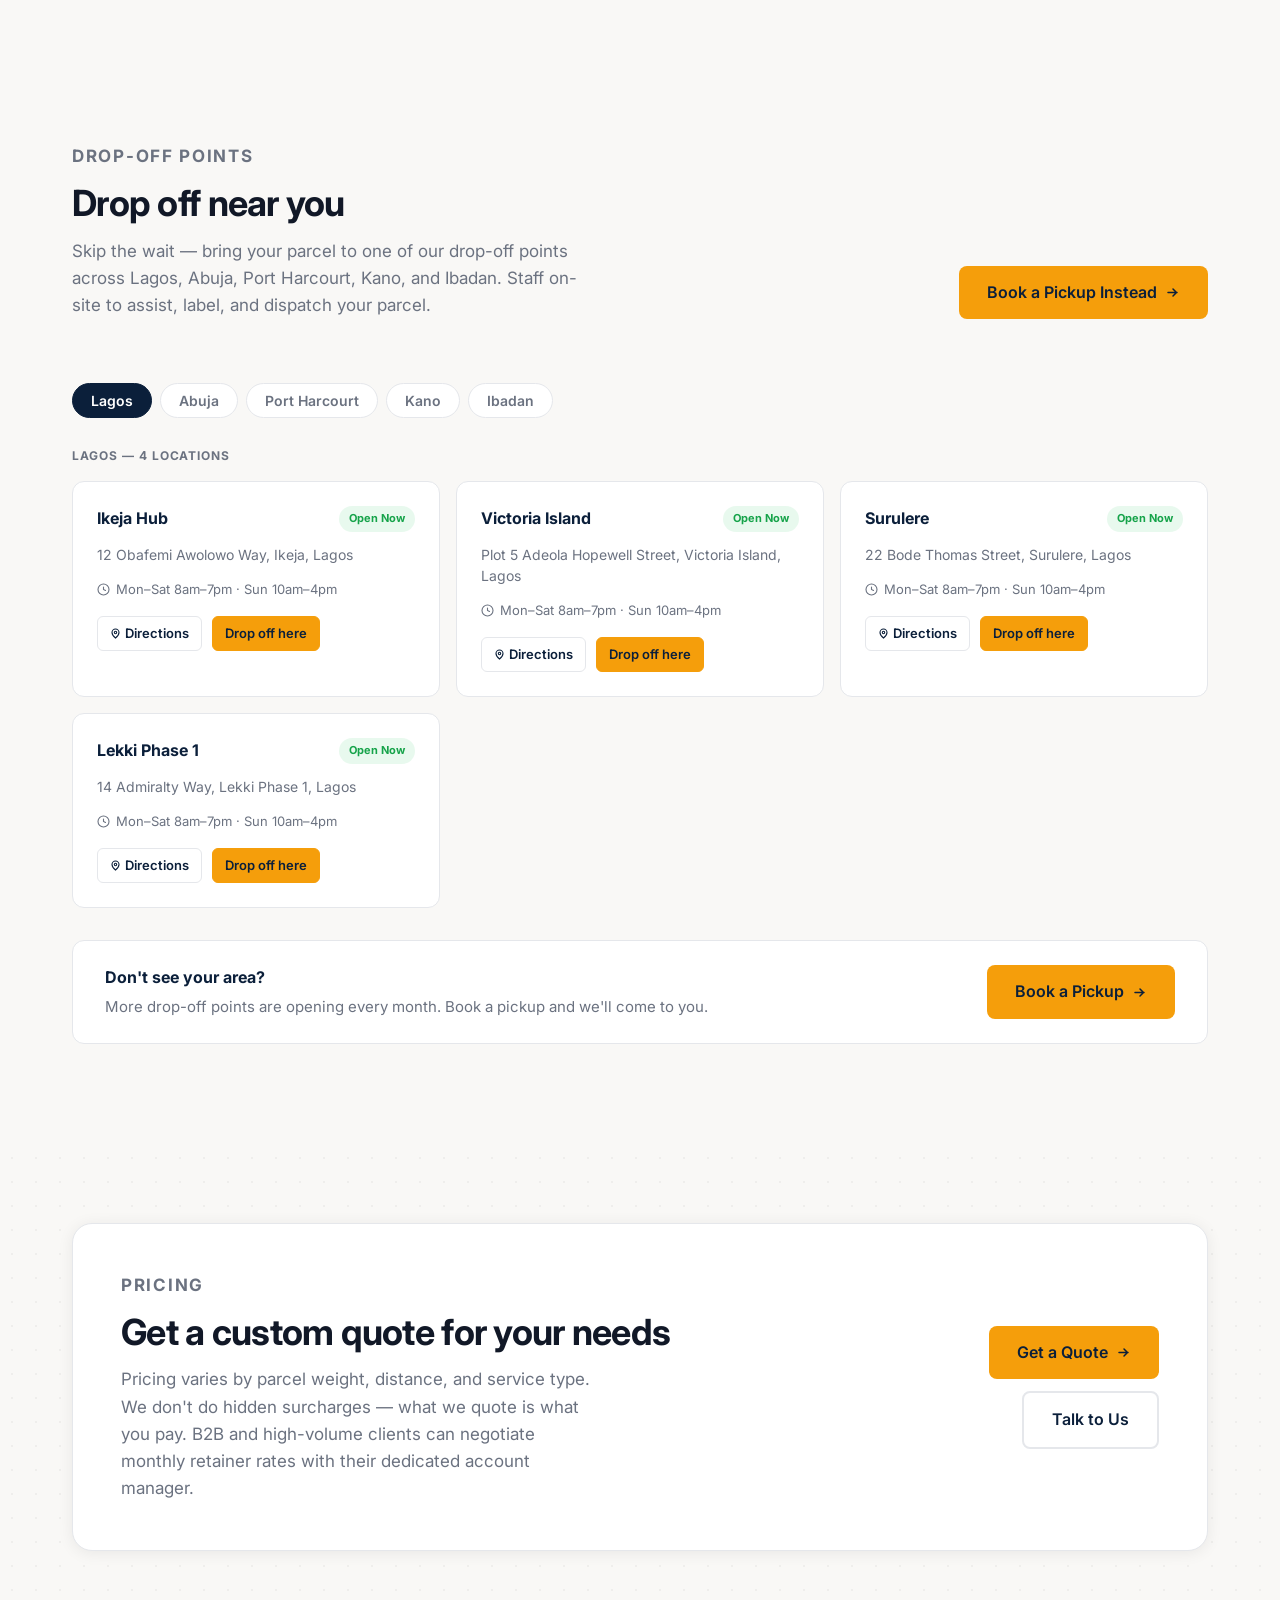
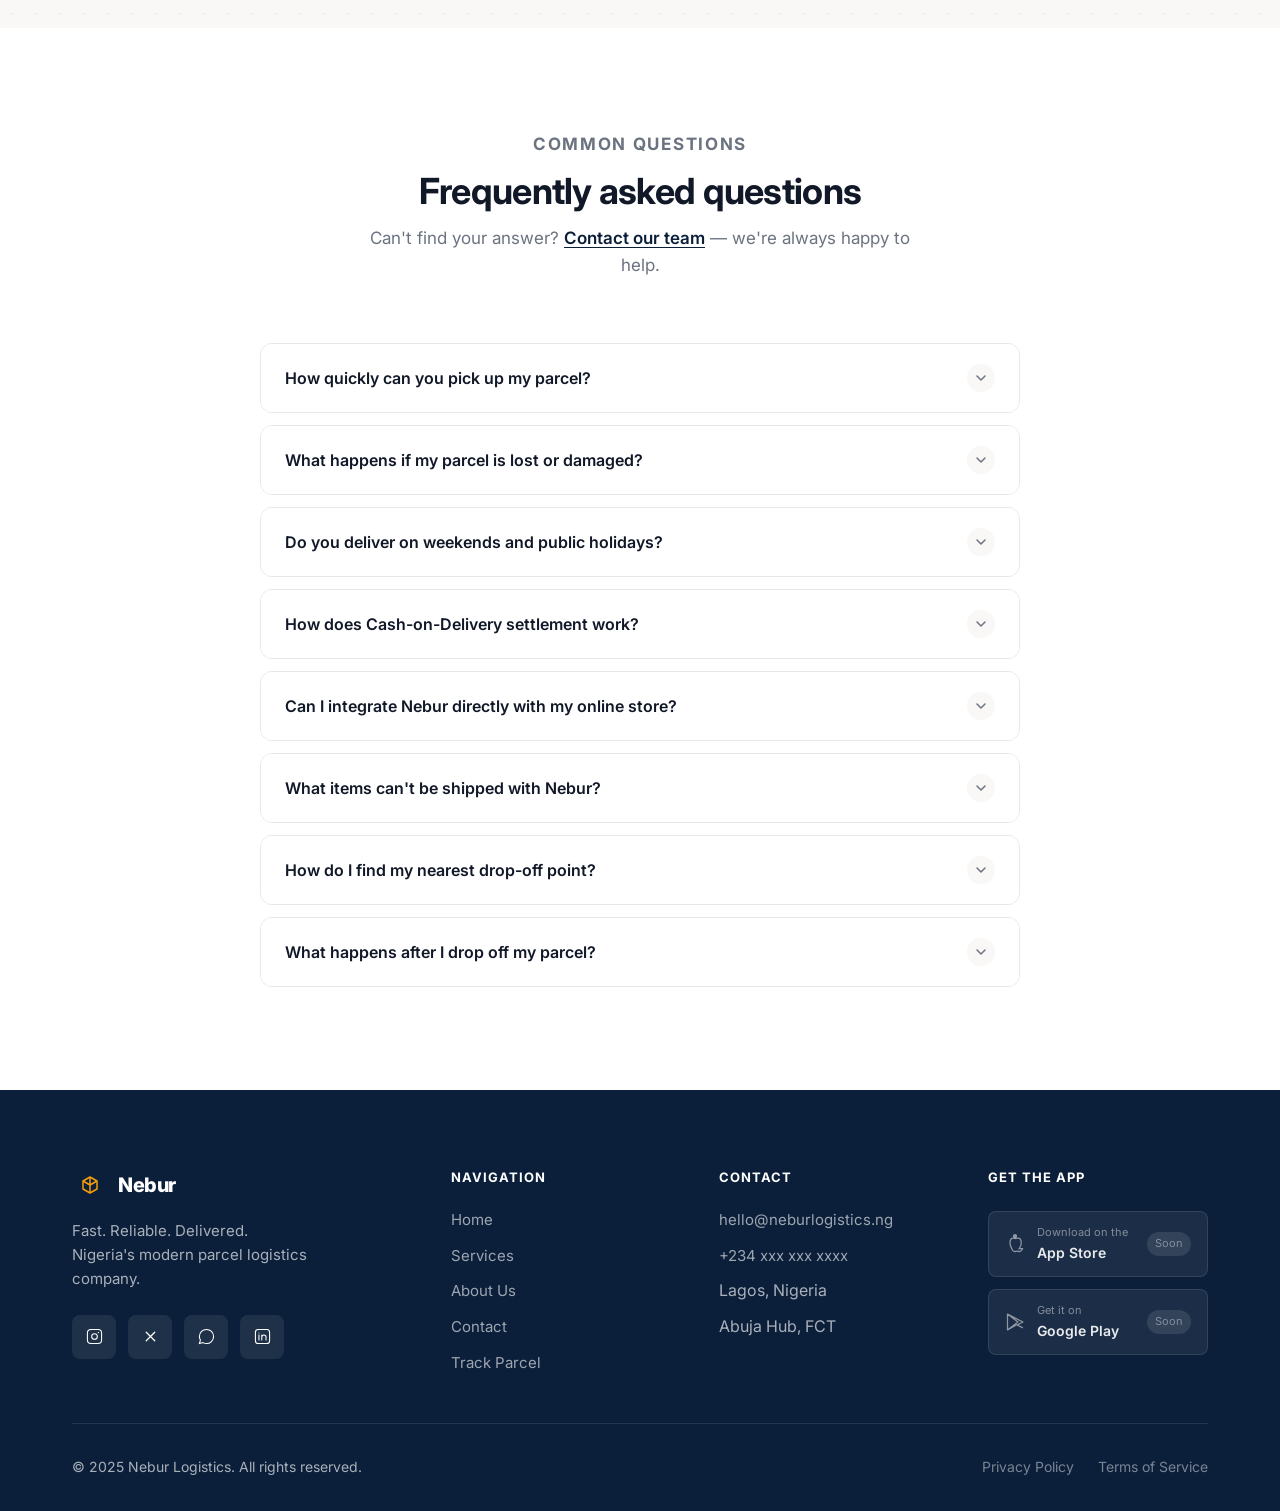
<file: services.html>
<!DOCTYPE html>
<html lang="en">
<head>
  <meta charset="UTF-8">
  <meta name="viewport" content="width=device-width, initial-scale=1.0">
  <title>Our Services — Nebur Logistics</title>
  <meta name="description" content="Last-mile delivery, express shipping, B2B freight, and e-commerce fulfilment across Nigeria. See how Nebur can serve you.">

  <meta property="og:title" content="Our Services — Nebur Logistics">
  <meta property="og:description" content="Last-mile delivery, express shipping, B2B freight, and e-commerce fulfilment across Nigeria.">
  <meta property="og:image" content="https://neburlogistics.ng/assets/images/og-image.jpg">
  <meta property="og:url" content="https://neburlogistics.ng/services.html">
  <meta property="og:type" content="website">

  <link rel="canonical" href="https://neburlogistics.ng/services.html">

  <link rel="preconnect" href="https://fonts.googleapis.com">
  <link rel="preconnect" href="https://fonts.gstatic.com" crossorigin>
  <link href="https://fonts.googleapis.com/css2?family=Inter:wght@400;500;600;700;800&display=swap" rel="stylesheet">
  <link rel="stylesheet" href="assets/styles.css">

  <style>
    /* ── Services Hero ── */
    #services-hero {
      background: var(--color-navy);
      background-image: radial-gradient(circle, rgba(255,255,255,0.035) 1px, transparent 1px);
      background-size: 28px 28px;
      padding: clamp(4rem, 8vw, 7rem) 0;
      text-align: center;
    }
    .services-hero-inner { max-width: 640px; margin: 0 auto; }
    .hero-badge {
      display: inline-flex; align-items: center; gap: 0.5rem;
      background: rgba(255,255,255,0.08); border: 1px solid rgba(255,255,255,0.12);
      border-radius: 100px; padding: 0.375rem 1rem;
      font-size: 0.875rem; font-weight: 500; color: rgba(255,255,255,0.7);
      margin-bottom: 1.75rem;
    }
    #services-hero h1 {
      font-size: clamp(2rem, 5vw, 3.5rem); font-weight: 800; letter-spacing: -0.03em;
      line-height: 1.1; color: var(--color-white); margin-bottom: 1.25rem;
    }
    #services-hero h1 span { color: var(--color-amber); }
    #services-hero p { font-size: clamp(1rem, 1.8vw, 1.2rem); color: rgba(255,255,255,0.65); max-width: 500px; margin: 0 auto; }

    /* ── Services List ── */
    #services-list { padding: var(--section-pad); background: var(--color-white); }
    .service-row {
      display: grid; grid-template-columns: 80px 1fr;
      gap: 2rem; padding: 2.5rem 0;
      border-bottom: 1px solid var(--color-border);
    }
    .service-row:first-child { padding-top: 0; }
    .service-row:last-child { border-bottom: none; padding-bottom: 0; }
    .service-row-icon {
      width: 68px; height: 68px; background: var(--color-navy); border-radius: 16px;
      display: flex; align-items: center; justify-content: center; flex-shrink: 0;
    }
    .service-row-body h3 { font-size: 1.3125rem; margin-bottom: 0.625rem; }
    .service-row-body > p { color: var(--color-text-muted); line-height: 1.7; margin-bottom: 1.25rem; max-width: 65ch; }
    .service-tags { display: flex; flex-wrap: wrap; gap: 0.5rem; }
    .tag {
      background: var(--color-off-white); border: 1px solid var(--color-border);
      border-radius: 100px; padding: 0.3rem 0.875rem;
      font-size: 0.8125rem; font-weight: 500; color: var(--color-text-muted);
    }
    .tag.highlight { background: rgba(245,158,11,0.1); border-color: rgba(245,158,11,0.35); color: var(--color-navy); }

    /* ── Drop-off Map ── */
    #drop-off-map {
      padding: var(--section-pad);
      background: var(--color-off-white);
    }
    .drop-off-map-inner { max-width: 960px; margin: 0 auto; }
    #drop-off-map .section-header { margin-bottom: clamp(2rem, 4vw, 3rem); }
    #drop-off-map .section-header p { max-width: 55ch; }
    .drop-off-locations-grid {
      display: grid;
      grid-template-columns: repeat(3, 1fr);
      gap: 1rem;
      margin-bottom: 2.5rem;
    }
    .drop-off-location-card {
      background: var(--color-white);
      border: 1px solid var(--color-border);
      border-radius: 12px;
      padding: 1.375rem 1.5rem;
      transition: border-color 0.2s, box-shadow 0.2s;
    }
    .drop-off-location-card:hover {
      border-color: var(--color-amber);
      box-shadow: 0 2px 16px rgba(0,0,0,0.07);
    }
    .drop-off-location-name {
      font-size: 1rem;
      font-weight: 700;
      color: var(--color-navy);
      margin-bottom: 0.25rem;
    }
    .drop-off-location-area {
      font-size: 0.875rem;
      color: var(--color-text-muted);
      margin-bottom: 0.75rem;
    }
    .drop-off-location-hours {
      display: flex;
      align-items: center;
      gap: 0.375rem;
      font-size: 0.8125rem;
      color: var(--color-text-muted);
    }
    .drop-off-map-cta { text-align: center; }

    /* ── Drop-off Points ── */
    #drop-off-points {
      padding: var(--section-pad);
      background: var(--color-off-white);
    }
    .dropoff-intro {
      display: flex;
      align-items: flex-end;
      justify-content: space-between;
      gap: 2rem;
      margin-bottom: clamp(2.5rem, 5vw, 4rem);
      flex-wrap: wrap;
    }
    .dropoff-intro-text h2 { margin-bottom: 0.75rem; }
    .dropoff-intro-text p { color: var(--color-text-muted); font-size: 1.0625rem; max-width: 520px; }
    .city-tabs {
      display: flex;
      gap: 0.5rem;
      flex-wrap: wrap;
      margin-bottom: 1.75rem;
    }
    .city-tab {
      padding: 0.5rem 1.125rem;
      border-radius: 100px;
      font-size: 0.875rem;
      font-weight: 600;
      border: 1.5px solid var(--color-border);
      background: var(--color-white);
      color: var(--color-text-muted);
      cursor: pointer;
      transition: background 0.2s, border-color 0.2s, color 0.2s;
    }
    .city-tab:hover { border-color: var(--color-navy); color: var(--color-navy); }
    .city-tab.active { background: var(--color-navy); border-color: var(--color-navy); color: var(--color-white); }
    .dropoff-city-group { display: none; }
    .dropoff-city-group.active { display: block; }
    .dropoff-city-label {
      font-size: 0.75rem;
      font-weight: 700;
      letter-spacing: 0.08em;
      text-transform: uppercase;
      color: var(--color-text-muted);
      margin-bottom: 1rem;
    }
    .dropoff-grid {
      display: grid;
      grid-template-columns: repeat(3, 1fr);
      gap: 1rem;
    }
    .dropoff-card {
      background: var(--color-white);
      border: 1px solid var(--color-border);
      border-radius: var(--radius);
      padding: 1.5rem;
      transition: border-color 0.2s, box-shadow 0.2s;
    }
    .dropoff-card:hover { border-color: var(--color-amber); box-shadow: var(--shadow); }
    .dropoff-card-top {
      display: flex;
      align-items: flex-start;
      justify-content: space-between;
      gap: 0.5rem;
      margin-bottom: 0.75rem;
    }
    .dropoff-card h3 { font-size: 1rem; font-weight: 700; color: var(--color-navy); }
    .dropoff-status {
      font-size: 0.6875rem;
      font-weight: 700;
      padding: 0.25rem 0.625rem;
      border-radius: 100px;
      background: rgba(34,197,94,0.1);
      color: #16a34a;
      white-space: nowrap;
      flex-shrink: 0;
    }
    .dropoff-address {
      font-size: 0.875rem;
      color: var(--color-text-muted);
      line-height: 1.5;
      margin-bottom: 0.875rem;
    }
    .dropoff-hours {
      display: flex;
      align-items: center;
      gap: 0.375rem;
      font-size: 0.8125rem;
      color: var(--color-text-muted);
      margin-bottom: 1rem;
    }
    .dropoff-card-actions { display: flex; gap: 0.625rem; }
    .dropoff-action {
      display: inline-flex;
      align-items: center;
      gap: 0.25rem;
      font-size: 0.8125rem;
      font-weight: 600;
      color: var(--color-navy);
      padding: 0.4rem 0.75rem;
      border: 1.5px solid var(--color-border);
      border-radius: 6px;
      transition: border-color 0.2s, background 0.2s;
    }
    .dropoff-action:hover { border-color: var(--color-navy); background: var(--color-off-white); }
    .dropoff-action.primary {
      background: var(--color-amber);
      border-color: var(--color-amber);
      color: var(--color-navy);
    }
    .dropoff-action.primary:hover { background: var(--color-amber-dark); border-color: var(--color-amber-dark); }
    .dropoff-cta-row {
      margin-top: 2rem;
      padding: 1.5rem 2rem;
      background: var(--color-white);
      border: 1px solid var(--color-border);
      border-radius: var(--radius);
      display: flex;
      align-items: center;
      justify-content: space-between;
      gap: 1.5rem;
      flex-wrap: wrap;
    }
    .dropoff-cta-row p { font-size: 0.9375rem; color: var(--color-text-muted); }
    .dropoff-cta-row strong { display: block; font-size: 1rem; color: var(--color-navy); margin-bottom: 0.25rem; }

    /* ── Pricing Note ── */
    #pricing-note {
      padding: clamp(3rem, 6vw, 5rem) 0;
      background: var(--color-off-white);
      background-image: radial-gradient(circle, rgba(0,0,0,0.04) 1px, transparent 1px);
      background-size: 24px 24px;
    }
    .pricing-inner {
      display: grid; grid-template-columns: 1fr auto;
      gap: 2rem; align-items: center;
      background: var(--color-white); border: 1px solid var(--color-border);
      border-radius: 20px; padding: clamp(2rem, 4vw, 3rem);
      box-shadow: var(--shadow);
    }
    .pricing-text h2 { margin-bottom: 0.75rem; }
    .pricing-text p { color: var(--color-text-muted); font-size: 1.0625rem; max-width: 480px; }
    .pricing-cta { display: flex; flex-direction: column; gap: 0.75rem; align-items: flex-end; }

    /* ── FAQ ── */
    #services-faq { padding: var(--section-pad); background: var(--color-white); }
    .faq-list { max-width: 760px; margin: 0 auto; display: flex; flex-direction: column; gap: 0.75rem; }
    .faq-item {
      border: 1px solid var(--color-border); border-radius: var(--radius);
      overflow: hidden; transition: border-color 0.2s;
    }
    .faq-item.open { border-color: var(--color-amber); }
    .faq-btn {
      width: 100%; display: flex; align-items: center; justify-content: space-between;
      gap: 1rem; padding: 1.25rem 1.5rem;
      font-size: 1rem; font-weight: 600; color: var(--color-text);
      text-align: left; background: var(--color-white); transition: background 0.2s;
    }
    .faq-btn:hover { background: var(--color-off-white); }
    .faq-chevron {
      width: 28px; height: 28px; border-radius: 50%; background: var(--color-off-white);
      display: flex; align-items: center; justify-content: center;
      flex-shrink: 0; transition: transform 0.3s, background 0.2s;
    }
    .faq-item.open .faq-chevron { transform: rotate(180deg); background: var(--color-amber); }
    .faq-item.open .faq-chevron svg path { stroke: var(--color-navy); }
    .faq-body {
      max-height: 0; overflow: hidden;
      transition: max-height 0.35s ease, padding 0.2s;
      padding: 0 1.5rem;
    }
    .faq-body.open { max-height: 400px; padding: 0 1.5rem 1.25rem; }
    .faq-body p { color: var(--color-text-muted); line-height: 1.7; }

    /* ── Responsive ── */
    @media (max-width: 1024px) {
      .dropoff-grid { grid-template-columns: repeat(2, 1fr); }
      .drop-off-locations-grid { grid-template-columns: repeat(2, 1fr); }
    }
    @media (max-width: 768px) {
      .service-row { grid-template-columns: 1fr; gap: 1.25rem; }
      .service-row-icon { width: 56px; height: 56px; }
      .pricing-inner { grid-template-columns: 1fr; }
      .pricing-cta { align-items: flex-start; }
      .dropoff-intro { flex-direction: column; align-items: flex-start; }
    }
    @media (max-width: 640px) {
      .dropoff-grid { grid-template-columns: 1fr; }
      .drop-off-locations-grid { grid-template-columns: 1fr; }
    }
  </style>
</head>
<body>

  <!-- HEADER -->
  <header class="site-header" id="site-header">
    <div class="container">
      <nav class="nav-inner" role="navigation" aria-label="Main navigation">
        <a href="index.html" class="nav-logo" aria-label="Nebur Logistics — Home">
          <div class="nav-logo-icon" aria-hidden="true">
            <svg width="20" height="20" viewBox="0 0 20 20" fill="none" aria-hidden="true">
              <path d="M3 6l7-4 7 4v8l-7 4-7-4V6z" stroke="#F59E0B" stroke-width="1.5" stroke-linejoin="round"/>
              <path d="M10 2v16M3 6l7 4 7-4" stroke="#F59E0B" stroke-width="1.5" stroke-linejoin="round"/>
            </svg>
          </div>
          Nebur
        </a>
        <ul class="nav-links" role="list">
          <li><a href="services.html" class="active" aria-current="page">Services</a></li>
          <li><a href="about.html">About</a></li>
          <li><a href="contact.html">Contact</a></li>
          <li><a href="#" data-future="b2b-portal" style="opacity:0.45;" aria-disabled="true">Businesses</a></li>
        </ul>
        <div class="nav-cta">
          <a href="book.html" class="btn btn-primary" style="padding:0.625rem 1.25rem;font-size:0.9375rem;">Book a Pickup</a>
          <a href="#" data-future="tracking" class="btn-track" aria-label="Track your parcel">
            <svg width="15" height="15" viewBox="0 0 15 15" fill="none" aria-hidden="true"><circle cx="7.5" cy="7.5" r="2.5" fill="currentColor"/><path d="M7.5 1v2M7.5 12v2M1 7.5h2M12 7.5h2" stroke="currentColor" stroke-width="1.5" stroke-linecap="round"/></svg>
            Track Parcel
          </a>
        </div>
        <button class="hamburger" id="hamburger-btn" aria-expanded="false" aria-controls="mobile-nav" aria-label="Toggle navigation menu">
          <span></span><span></span><span></span>
        </button>
      </nav>
    </div>
    <nav class="mobile-nav" id="mobile-nav" aria-label="Mobile navigation">
      <a href="index.html">Home</a>
      <a href="services.html" aria-current="page">Services</a>
      <a href="about.html">About</a>
      <a href="contact.html">Contact</a>
      <a href="book.html" class="btn-track">Book a Pickup</a>
    </nav>
  </header>

  <main>

    <!-- SERVICES HERO -->
    <section id="services-hero" aria-labelledby="services-hero-heading">
      <div class="container">
        <div class="services-hero-inner">
          <div class="hero-badge">
            <svg width="14" height="14" viewBox="0 0 14 14" fill="none" aria-hidden="true"><path d="M7 1l1.8 4H13l-3.5 2.6 1.4 4.3L7 9.3l-3.9 2.6 1.4-4.3L1 5h4.2z" fill="#F59E0B"/></svg>
            6 delivery services available
          </div>
          <h1 id="services-hero-heading">What We <span>Deliver</span></h1>
          <p>From a single parcel to bulk B2B freight — Nebur has a service built for every shipping need across Nigeria.</p>
        </div>
      </div>
    </section>

    <!-- SERVICES LIST -->
    <section id="services-list" aria-labelledby="services-list-heading">
      <div class="container">
        <h2 id="services-list-heading" class="visually-hidden">All Nebur Services</h2>

        <!-- Home Collection & Delivery -->
        <div class="service-row fade-up">
          <div class="service-row-icon" aria-hidden="true">
            <svg width="32" height="32" viewBox="0 0 32 32" fill="none">
              <path d="M4 11l12-7 12 7v10l-12 7L4 21V11z" stroke="#F59E0B" stroke-width="1.5" stroke-linejoin="round"/>
              <path d="M16 4v18M4 11l12 7 12-7" stroke="#F59E0B" stroke-width="1.5" stroke-linejoin="round"/>
            </svg>
          </div>
          <div class="service-row-body">
            <h3>Home Collection &amp; Delivery</h3>
            <p>A Nebur rider comes directly to your door to collect your parcel and delivers it to the recipient's address — no travel required on your part. Our flagship door-to-door service covers all 36 Nigerian states and the FCT. Whether it's a gift going to Kano, a product from Aba, or a document needed urgently in Ibadan — we get it there. Standard delivery windows range from next-day to 3 days depending on destination.</p>
            <div class="service-tags">
              <span class="tag highlight">All 36 States + FCT</span>
              <span class="tag">Next-day available</span>
              <span class="tag">Door-to-door</span>
              <span class="tag">Parcel tracking included</span>
            </div>
          </div>
        </div>

        <!-- Drop-off Points -->
        <div class="service-row fade-up">
          <div class="service-row-icon" aria-hidden="true">
            <svg width="32" height="32" viewBox="0 0 32 32" fill="none">
              <path d="M16 3C10.5 3 6 7.5 6 13c0 8 10 16 10 16S26 21 26 13c0-5.5-4.5-10-10-10z" stroke="#F59E0B" stroke-width="1.5" stroke-linejoin="round"/>
              <circle cx="16" cy="13" r="3.5" stroke="#F59E0B" stroke-width="1.5"/>
            </svg>
          </div>
          <div class="service-row-body">
            <h3>Drop-off Points</h3>
            <p>Take your parcel to any Nebur partner drop-off location near you. We handle collection, transit, and delivery from there. Quick, flexible, and available across hundreds of locations in Lagos, Abuja, Port Harcourt, and more. No need to wait in for a rider — drop it off at a time that suits you and we take care of the rest.</p>
            <div class="service-tags">
              <span class="tag highlight">200+ locations</span>
              <span class="tag highlight">Lagos · Abuja · PH · Ibadan · Kano</span>
              <span class="tag">No waiting for a rider</span>
              <span class="tag">Tracking from drop-off</span>
            </div>
          </div>
        </div>

        <!-- Express Delivery -->
        <div class="service-row fade-up">
          <div class="service-row-icon" aria-hidden="true">
            <svg width="32" height="32" viewBox="0 0 32 32" fill="none">
              <path d="M28 16l-11 6.5L4 9 15 2.5 28 9v7z" stroke="#F59E0B" stroke-width="1.5" stroke-linejoin="round"/>
              <path d="M4 9v13.5l13 7.5" stroke="#F59E0B" stroke-width="1.5" stroke-linejoin="round"/>
              <path d="M28 16v7.5l-11 6.5" stroke="#F59E0B" stroke-width="1.5" stroke-linejoin="round"/>
              <path d="M31 8l-5-2.5" stroke="#F59E0B" stroke-width="1.5" stroke-linecap="round"/>
              <path d="M31 12h-5" stroke="#F59E0B" stroke-width="1.5" stroke-linecap="round"/>
            </svg>
          </div>
          <div class="service-row-body">
            <h3>Express Delivery — Same-Day</h3>
            <p>Book before 12 noon and your parcel is delivered the same evening within Lagos, Abuja, or Port Harcourt. This service is designed for urgent documents, last-minute gifts, business materials, and anything that simply cannot wait until tomorrow. Our dedicated express riders prioritise your delivery above all else.</p>
            <div class="service-tags">
              <span class="tag highlight">Same-day delivery</span>
              <span class="tag highlight">Book before noon</span>
              <span class="tag">Lagos · Abuja · PH only</span>
              <span class="tag">Priority handling</span>
            </div>
          </div>
        </div>

        <!-- B2B -->
        <div class="service-row fade-up">
          <div class="service-row-icon" aria-hidden="true">
            <svg width="32" height="32" viewBox="0 0 32 32" fill="none">
              <rect x="3" y="14" width="26" height="14" rx="3" stroke="#F59E0B" stroke-width="1.5"/>
              <path d="M3 20h26" stroke="#F59E0B" stroke-width="1.5"/>
              <path d="M10 14V8a6 6 0 0112 0v6" stroke="#F59E0B" stroke-width="1.5" stroke-linecap="round"/>
              <circle cx="10" cy="24" r="2" fill="#F59E0B"/>
              <circle cx="22" cy="24" r="2" fill="#F59E0B"/>
            </svg>
          </div>
          <div class="service-row-body">
            <h3>Business Logistics (B2B)</h3>
            <p>Scale your business operations with Nebur's dedicated B2B freight solutions. Whether you need to move inventory between cities, supply retail partners, or coordinate regular bulk shipments, we offer custom-priced contracts, dedicated account managers, and flexible scheduling. Built for SMEs, manufacturers, distributors, and growing brands.</p>
            <div class="service-tags">
              <span class="tag highlight">Bulk shipments</span>
              <span class="tag">Custom pricing</span>
              <span class="tag">Dedicated account manager</span>
              <span class="tag">Regular schedule available</span>
              <span class="tag">Nationwide</span>
            </div>
          </div>
        </div>

        <!-- E-commerce Fulfilment -->
        <div class="service-row fade-up">
          <div class="service-row-icon" aria-hidden="true">
            <svg width="32" height="32" viewBox="0 0 32 32" fill="none">
              <path d="M4 8l12-5 12 5v7l-12 7L4 15V8z" stroke="#F59E0B" stroke-width="1.5" stroke-linejoin="round"/>
              <path d="M4 15l12 7 12-7M16 3v18" stroke="#F59E0B" stroke-width="1.5" stroke-linejoin="round"/>
              <path d="M10 5.5l6 3 6-3" stroke="#F59E0B" stroke-width="1.5" stroke-linejoin="round"/>
              <path d="M4 22v4M28 22v4M16 25v4" stroke="#F59E0B" stroke-width="1.5" stroke-linecap="round"/>
            </svg>
          </div>
          <div class="service-row-body">
            <h3>E-commerce Fulfilment</h3>
            <p>Focus on selling — we handle everything after the order. Store your inventory in our Lagos or Abuja warehouses, and when orders come in from your Shopify, WooCommerce, or social media store, we pick, pack, and dispatch them automatically. Same-day dispatch for orders received before 2pm. Perfect for Instagram sellers, Jumia merchants, and independent online stores ready to scale.</p>
            <div class="service-tags">
              <span class="tag highlight">Warehousing included</span>
              <span class="tag highlight">Same-day dispatch</span>
              <span class="tag">Shopify · WooCommerce · Social</span>
              <span class="tag">Inventory management</span>
              <span class="tag">Returns handling</span>
            </div>
          </div>
        </div>

        <!-- Cash-on-Delivery -->
        <div class="service-row fade-up">
          <div class="service-row-icon" aria-hidden="true">
            <svg width="32" height="32" viewBox="0 0 32 32" fill="none">
              <rect x="3" y="9" width="26" height="16" rx="4" stroke="#F59E0B" stroke-width="1.5"/>
              <circle cx="16" cy="17" r="4.5" stroke="#F59E0B" stroke-width="1.5"/>
              <path d="M16 14.5v2.5l2 1.5" stroke="#F59E0B" stroke-width="1.5" stroke-linecap="round"/>
              <path d="M3 13h4M25 13h4M3 21h4M25 21h4" stroke="#F59E0B" stroke-width="1.5" stroke-linecap="round"/>
            </svg>
          </div>
          <div class="service-row-body">
            <h3>Cash-on-Delivery (COD)</h3>
            <p>Nigeria's most trusted way to buy and sell online. Nebur's COD service lets your customers pay cash at the point of delivery — our rider collects it, we verify it, and we transfer it directly to your account the next morning. No more chasing payments, no payment gateway fees. COD removes the biggest barrier to online sales in Nigeria: trust.</p>
            <div class="service-tags">
              <span class="tag highlight">Next-morning settlement</span>
              <span class="tag highlight">No gateway fees</span>
              <span class="tag">Verified cash collection</span>
              <span class="tag">Bank transfer to seller</span>
              <span class="tag">All states</span>
            </div>
          </div>
        </div>

      </div>
    </section>

    <!-- DROP-OFF MAP -->
    <section id="drop-off-map" aria-labelledby="drop-off-map-heading">
      <div class="container">
        <div class="drop-off-map-inner">
          <div class="section-header">
            <p class="section-label">Partner Locations</p>
            <h2 id="drop-off-map-heading">Find a Drop-off Point Near You</h2>
            <p>With over 200 partner locations across Nigeria, there's always a Nebur drop-off point close by. Visit our app or check the list below to find your nearest one.</p>
          </div>

          <div class="drop-off-locations-grid">

            <div class="drop-off-location-card fade-up">
              <div class="drop-off-location-name">Shoprite Ikeja</div>
              <div class="drop-off-location-area">Ikeja, Lagos</div>
              <div class="drop-off-location-hours">
                <svg width="13" height="13" viewBox="0 0 13 13" fill="none" aria-hidden="true"><circle cx="6.5" cy="6.5" r="5.5" stroke="#6B7280" stroke-width="1.1"/><path d="M6.5 4v2.5l2 1" stroke="#6B7280" stroke-width="1.1" stroke-linecap="round"/></svg>
                Mon–Sat: 9am–8pm
              </div>
            </div>

            <div class="drop-off-location-card fade-up fade-up-delay-1">
              <div class="drop-off-location-name">GTBank Victoria Island</div>
              <div class="drop-off-location-area">Victoria Island, Lagos</div>
              <div class="drop-off-location-hours">
                <svg width="13" height="13" viewBox="0 0 13 13" fill="none" aria-hidden="true"><circle cx="6.5" cy="6.5" r="5.5" stroke="#6B7280" stroke-width="1.1"/><path d="M6.5 4v2.5l2 1" stroke="#6B7280" stroke-width="1.1" stroke-linecap="round"/></svg>
                Mon–Fri: 8am–5pm
              </div>
            </div>

            <div class="drop-off-location-card fade-up fade-up-delay-2">
              <div class="drop-off-location-name">Wuse Market Hub</div>
              <div class="drop-off-location-area">Wuse, Abuja</div>
              <div class="drop-off-location-hours">
                <svg width="13" height="13" viewBox="0 0 13 13" fill="none" aria-hidden="true"><circle cx="6.5" cy="6.5" r="5.5" stroke="#6B7280" stroke-width="1.1"/><path d="M6.5 4v2.5l2 1" stroke="#6B7280" stroke-width="1.1" stroke-linecap="round"/></svg>
                Mon–Sat: 8am–7pm
              </div>
            </div>

            <div class="drop-off-location-card fade-up fade-up-delay-1">
              <div class="drop-off-location-name">Area 11 Collection Point</div>
              <div class="drop-off-location-area">Area 11, Abuja</div>
              <div class="drop-off-location-hours">
                <svg width="13" height="13" viewBox="0 0 13 13" fill="none" aria-hidden="true"><circle cx="6.5" cy="6.5" r="5.5" stroke="#6B7280" stroke-width="1.1"/><path d="M6.5 4v2.5l2 1" stroke="#6B7280" stroke-width="1.1" stroke-linecap="round"/></svg>
                Mon–Fri: 9am–6pm
              </div>
            </div>

            <div class="drop-off-location-card fade-up fade-up-delay-2">
              <div class="drop-off-location-name">GRA Drop-off</div>
              <div class="drop-off-location-area">GRA, Port Harcourt</div>
              <div class="drop-off-location-hours">
                <svg width="13" height="13" viewBox="0 0 13 13" fill="none" aria-hidden="true"><circle cx="6.5" cy="6.5" r="5.5" stroke="#6B7280" stroke-width="1.1"/><path d="M6.5 4v2.5l2 1" stroke="#6B7280" stroke-width="1.1" stroke-linecap="round"/></svg>
                Mon–Sat: 9am–7pm
              </div>
            </div>

            <div class="drop-off-location-card fade-up fade-up-delay-3">
              <div class="drop-off-location-name">Bodija Market Point</div>
              <div class="drop-off-location-area">Bodija, Ibadan</div>
              <div class="drop-off-location-hours">
                <svg width="13" height="13" viewBox="0 0 13 13" fill="none" aria-hidden="true"><circle cx="6.5" cy="6.5" r="5.5" stroke="#6B7280" stroke-width="1.1"/><path d="M6.5 4v2.5l2 1" stroke="#6B7280" stroke-width="1.1" stroke-linecap="round"/></svg>
                Mon–Sat: 8am–6pm
              </div>
            </div>

          </div>

          <div class="drop-off-map-cta fade-up">
            <a href="#" data-future="drop-off-finder" class="btn btn-primary">
              Find More Locations
              <svg width="15" height="15" viewBox="0 0 15 15" fill="none" aria-hidden="true"><path d="M3 7.5h9M8 4l3.5 3.5L8 11" stroke="currentColor" stroke-width="1.5" stroke-linecap="round" stroke-linejoin="round"/></svg>
            </a>
          </div>
        </div>
      </div>
    </section>

    <!-- DROP-OFF POINTS -->
    <section id="drop-off-points" aria-labelledby="dropoff-heading">
      <div class="container">

        <div class="dropoff-intro">
          <div class="dropoff-intro-text">
            <p class="section-label">Drop-off Points</p>
            <h2 id="dropoff-heading">Drop off near you</h2>
            <p>Skip the wait — bring your parcel to one of our drop-off points across Lagos, Abuja, Port Harcourt, Kano, and Ibadan. Staff on-site to assist, label, and dispatch your parcel.</p>
          </div>
          <a href="book.html" class="btn btn-primary fade-up">
            Book a Pickup Instead
            <svg width="15" height="15" viewBox="0 0 15 15" fill="none" aria-hidden="true"><path d="M3 7.5h9M8 4l3.5 3.5L8 11" stroke="currentColor" stroke-width="1.5" stroke-linecap="round" stroke-linejoin="round"/></svg>
          </a>
        </div>

        <!-- City tabs -->
        <div class="city-tabs" role="tablist" aria-label="Filter drop-off points by city">
          <button class="city-tab active" role="tab" aria-selected="true" aria-controls="city-lagos" id="tab-lagos">Lagos</button>
          <button class="city-tab" role="tab" aria-selected="false" aria-controls="city-abuja" id="tab-abuja">Abuja</button>
          <button class="city-tab" role="tab" aria-selected="false" aria-controls="city-ph" id="tab-ph">Port Harcourt</button>
          <button class="city-tab" role="tab" aria-selected="false" aria-controls="city-kano" id="tab-kano">Kano</button>
          <button class="city-tab" role="tab" aria-selected="false" aria-controls="city-ibadan" id="tab-ibadan">Ibadan</button>
        </div>

        <!-- Lagos -->
        <div class="dropoff-city-group active" id="city-lagos" role="tabpanel" aria-labelledby="tab-lagos">
          <p class="dropoff-city-label">Lagos — 4 locations</p>
          <div class="dropoff-grid">

            <div class="dropoff-card fade-up">
              <div class="dropoff-card-top">
                <h3>Ikeja Hub</h3>
                <span class="dropoff-status">Open Now</span>
              </div>
              <p class="dropoff-address">12 Obafemi Awolowo Way, Ikeja, Lagos</p>
              <p class="dropoff-hours">
                <svg width="13" height="13" viewBox="0 0 13 13" fill="none" aria-hidden="true"><circle cx="6.5" cy="6.5" r="5.5" stroke="#6B7280" stroke-width="1.1"/><path d="M6.5 4v2.5l2 1" stroke="#6B7280" stroke-width="1.1" stroke-linecap="round"/></svg>
                Mon–Sat 8am–7pm · Sun 10am–4pm
              </p>
              <div class="dropoff-card-actions">
                <a href="https://maps.google.com/?q=Obafemi+Awolowo+Way+Ikeja+Lagos" target="_blank" rel="noopener noreferrer" class="dropoff-action">
                  <svg width="11" height="11" viewBox="0 0 11 11" fill="none" aria-hidden="true"><path d="M5.5 1C3.6 1 2 2.6 2 4.5c0 2.6 3.5 5.5 3.5 5.5S9 7.1 9 4.5C9 2.6 7.4 1 5.5 1z" stroke="currentColor" stroke-width="1.1"/><circle cx="5.5" cy="4.5" r="1.2" stroke="currentColor" stroke-width="1.1"/></svg>
                  Directions
                </a>
                <a href="book.html" class="dropoff-action primary">Drop off here</a>
              </div>
            </div>

            <div class="dropoff-card fade-up fade-up-delay-1">
              <div class="dropoff-card-top">
                <h3>Victoria Island</h3>
                <span class="dropoff-status">Open Now</span>
              </div>
              <p class="dropoff-address">Plot 5 Adeola Hopewell Street, Victoria Island, Lagos</p>
              <p class="dropoff-hours">
                <svg width="13" height="13" viewBox="0 0 13 13" fill="none" aria-hidden="true"><circle cx="6.5" cy="6.5" r="5.5" stroke="#6B7280" stroke-width="1.1"/><path d="M6.5 4v2.5l2 1" stroke="#6B7280" stroke-width="1.1" stroke-linecap="round"/></svg>
                Mon–Sat 8am–7pm · Sun 10am–4pm
              </p>
              <div class="dropoff-card-actions">
                <a href="https://maps.google.com/?q=Adeola+Hopewell+Victoria+Island+Lagos" target="_blank" rel="noopener noreferrer" class="dropoff-action">
                  <svg width="11" height="11" viewBox="0 0 11 11" fill="none" aria-hidden="true"><path d="M5.5 1C3.6 1 2 2.6 2 4.5c0 2.6 3.5 5.5 3.5 5.5S9 7.1 9 4.5C9 2.6 7.4 1 5.5 1z" stroke="currentColor" stroke-width="1.1"/><circle cx="5.5" cy="4.5" r="1.2" stroke="currentColor" stroke-width="1.1"/></svg>
                  Directions
                </a>
                <a href="book.html" class="dropoff-action primary">Drop off here</a>
              </div>
            </div>

            <div class="dropoff-card fade-up fade-up-delay-2">
              <div class="dropoff-card-top">
                <h3>Surulere</h3>
                <span class="dropoff-status">Open Now</span>
              </div>
              <p class="dropoff-address">22 Bode Thomas Street, Surulere, Lagos</p>
              <p class="dropoff-hours">
                <svg width="13" height="13" viewBox="0 0 13 13" fill="none" aria-hidden="true"><circle cx="6.5" cy="6.5" r="5.5" stroke="#6B7280" stroke-width="1.1"/><path d="M6.5 4v2.5l2 1" stroke="#6B7280" stroke-width="1.1" stroke-linecap="round"/></svg>
                Mon–Sat 8am–7pm · Sun 10am–4pm
              </p>
              <div class="dropoff-card-actions">
                <a href="https://maps.google.com/?q=Bode+Thomas+Street+Surulere+Lagos" target="_blank" rel="noopener noreferrer" class="dropoff-action">
                  <svg width="11" height="11" viewBox="0 0 11 11" fill="none" aria-hidden="true"><path d="M5.5 1C3.6 1 2 2.6 2 4.5c0 2.6 3.5 5.5 3.5 5.5S9 7.1 9 4.5C9 2.6 7.4 1 5.5 1z" stroke="currentColor" stroke-width="1.1"/><circle cx="5.5" cy="4.5" r="1.2" stroke="currentColor" stroke-width="1.1"/></svg>
                  Directions
                </a>
                <a href="book.html" class="dropoff-action primary">Drop off here</a>
              </div>
            </div>

            <div class="dropoff-card fade-up fade-up-delay-3">
              <div class="dropoff-card-top">
                <h3>Lekki Phase 1</h3>
                <span class="dropoff-status">Open Now</span>
              </div>
              <p class="dropoff-address">14 Admiralty Way, Lekki Phase 1, Lagos</p>
              <p class="dropoff-hours">
                <svg width="13" height="13" viewBox="0 0 13 13" fill="none" aria-hidden="true"><circle cx="6.5" cy="6.5" r="5.5" stroke="#6B7280" stroke-width="1.1"/><path d="M6.5 4v2.5l2 1" stroke="#6B7280" stroke-width="1.1" stroke-linecap="round"/></svg>
                Mon–Sat 8am–7pm · Sun 10am–4pm
              </p>
              <div class="dropoff-card-actions">
                <a href="https://maps.google.com/?q=Admiralty+Way+Lekki+Lagos" target="_blank" rel="noopener noreferrer" class="dropoff-action">
                  <svg width="11" height="11" viewBox="0 0 11 11" fill="none" aria-hidden="true"><path d="M5.5 1C3.6 1 2 2.6 2 4.5c0 2.6 3.5 5.5 3.5 5.5S9 7.1 9 4.5C9 2.6 7.4 1 5.5 1z" stroke="currentColor" stroke-width="1.1"/><circle cx="5.5" cy="4.5" r="1.2" stroke="currentColor" stroke-width="1.1"/></svg>
                  Directions
                </a>
                <a href="book.html" class="dropoff-action primary">Drop off here</a>
              </div>
            </div>

          </div>
        </div>

        <!-- Abuja -->
        <div class="dropoff-city-group" id="city-abuja" role="tabpanel" aria-labelledby="tab-abuja">
          <p class="dropoff-city-label">Abuja — 3 locations</p>
          <div class="dropoff-grid">

            <div class="dropoff-card fade-up">
              <div class="dropoff-card-top">
                <h3>Wuse 2</h3>
                <span class="dropoff-status">Open Now</span>
              </div>
              <p class="dropoff-address">Plot 452 Aminu Kano Crescent, Wuse 2, Abuja</p>
              <p class="dropoff-hours">
                <svg width="13" height="13" viewBox="0 0 13 13" fill="none" aria-hidden="true"><circle cx="6.5" cy="6.5" r="5.5" stroke="#6B7280" stroke-width="1.1"/><path d="M6.5 4v2.5l2 1" stroke="#6B7280" stroke-width="1.1" stroke-linecap="round"/></svg>
                Mon–Sat 8am–7pm · Sun 10am–4pm
              </p>
              <div class="dropoff-card-actions">
                <a href="https://maps.google.com/?q=Aminu+Kano+Crescent+Wuse+2+Abuja" target="_blank" rel="noopener noreferrer" class="dropoff-action">
                  <svg width="11" height="11" viewBox="0 0 11 11" fill="none" aria-hidden="true"><path d="M5.5 1C3.6 1 2 2.6 2 4.5c0 2.6 3.5 5.5 3.5 5.5S9 7.1 9 4.5C9 2.6 7.4 1 5.5 1z" stroke="currentColor" stroke-width="1.1"/><circle cx="5.5" cy="4.5" r="1.2" stroke="currentColor" stroke-width="1.1"/></svg>
                  Directions
                </a>
                <a href="book.html" class="dropoff-action primary">Drop off here</a>
              </div>
            </div>

            <div class="dropoff-card fade-up fade-up-delay-1">
              <div class="dropoff-card-top">
                <h3>Garki</h3>
                <span class="dropoff-status">Open Now</span>
              </div>
              <p class="dropoff-address">8 Ralph Shodeinde Street, Garki, Abuja</p>
              <p class="dropoff-hours">
                <svg width="13" height="13" viewBox="0 0 13 13" fill="none" aria-hidden="true"><circle cx="6.5" cy="6.5" r="5.5" stroke="#6B7280" stroke-width="1.1"/><path d="M6.5 4v2.5l2 1" stroke="#6B7280" stroke-width="1.1" stroke-linecap="round"/></svg>
                Mon–Sat 8am–7pm · Sun 10am–4pm
              </p>
              <div class="dropoff-card-actions">
                <a href="https://maps.google.com/?q=Ralph+Shodeinde+Street+Garki+Abuja" target="_blank" rel="noopener noreferrer" class="dropoff-action">
                  <svg width="11" height="11" viewBox="0 0 11 11" fill="none" aria-hidden="true"><path d="M5.5 1C3.6 1 2 2.6 2 4.5c0 2.6 3.5 5.5 3.5 5.5S9 7.1 9 4.5C9 2.6 7.4 1 5.5 1z" stroke="currentColor" stroke-width="1.1"/><circle cx="5.5" cy="4.5" r="1.2" stroke="currentColor" stroke-width="1.1"/></svg>
                  Directions
                </a>
                <a href="book.html" class="dropoff-action primary">Drop off here</a>
              </div>
            </div>

            <div class="dropoff-card fade-up fade-up-delay-2">
              <div class="dropoff-card-top">
                <h3>Maitama</h3>
                <span class="dropoff-status">Open Now</span>
              </div>
              <p class="dropoff-address">25 Danube Street, Maitama, Abuja</p>
              <p class="dropoff-hours">
                <svg width="13" height="13" viewBox="0 0 13 13" fill="none" aria-hidden="true"><circle cx="6.5" cy="6.5" r="5.5" stroke="#6B7280" stroke-width="1.1"/><path d="M6.5 4v2.5l2 1" stroke="#6B7280" stroke-width="1.1" stroke-linecap="round"/></svg>
                Mon–Sat 8am–7pm · Sun 10am–4pm
              </p>
              <div class="dropoff-card-actions">
                <a href="https://maps.google.com/?q=Danube+Street+Maitama+Abuja" target="_blank" rel="noopener noreferrer" class="dropoff-action">
                  <svg width="11" height="11" viewBox="0 0 11 11" fill="none" aria-hidden="true"><path d="M5.5 1C3.6 1 2 2.6 2 4.5c0 2.6 3.5 5.5 3.5 5.5S9 7.1 9 4.5C9 2.6 7.4 1 5.5 1z" stroke="currentColor" stroke-width="1.1"/><circle cx="5.5" cy="4.5" r="1.2" stroke="currentColor" stroke-width="1.1"/></svg>
                  Directions
                </a>
                <a href="book.html" class="dropoff-action primary">Drop off here</a>
              </div>
            </div>

          </div>
        </div>

        <!-- Port Harcourt -->
        <div class="dropoff-city-group" id="city-ph" role="tabpanel" aria-labelledby="tab-ph">
          <p class="dropoff-city-label">Port Harcourt — 2 locations</p>
          <div class="dropoff-grid">

            <div class="dropoff-card fade-up">
              <div class="dropoff-card-top">
                <h3>GRA Phase 2</h3>
                <span class="dropoff-status">Open Now</span>
              </div>
              <p class="dropoff-address">34 Peter Odili Road, GRA Phase 2, Port Harcourt</p>
              <p class="dropoff-hours">
                <svg width="13" height="13" viewBox="0 0 13 13" fill="none" aria-hidden="true"><circle cx="6.5" cy="6.5" r="5.5" stroke="#6B7280" stroke-width="1.1"/><path d="M6.5 4v2.5l2 1" stroke="#6B7280" stroke-width="1.1" stroke-linecap="round"/></svg>
                Mon–Sat 8am–7pm · Sun 10am–3pm
              </p>
              <div class="dropoff-card-actions">
                <a href="https://maps.google.com/?q=Peter+Odili+Road+GRA+Port+Harcourt" target="_blank" rel="noopener noreferrer" class="dropoff-action">
                  <svg width="11" height="11" viewBox="0 0 11 11" fill="none" aria-hidden="true"><path d="M5.5 1C3.6 1 2 2.6 2 4.5c0 2.6 3.5 5.5 3.5 5.5S9 7.1 9 4.5C9 2.6 7.4 1 5.5 1z" stroke="currentColor" stroke-width="1.1"/><circle cx="5.5" cy="4.5" r="1.2" stroke="currentColor" stroke-width="1.1"/></svg>
                  Directions
                </a>
                <a href="book.html" class="dropoff-action primary">Drop off here</a>
              </div>
            </div>

            <div class="dropoff-card fade-up fade-up-delay-1">
              <div class="dropoff-card-top">
                <h3>Rumuola</h3>
                <span class="dropoff-status">Open Now</span>
              </div>
              <p class="dropoff-address">18 Rumuola Road, Rumuola, Port Harcourt</p>
              <p class="dropoff-hours">
                <svg width="13" height="13" viewBox="0 0 13 13" fill="none" aria-hidden="true"><circle cx="6.5" cy="6.5" r="5.5" stroke="#6B7280" stroke-width="1.1"/><path d="M6.5 4v2.5l2 1" stroke="#6B7280" stroke-width="1.1" stroke-linecap="round"/></svg>
                Mon–Sat 8am–7pm · Sun 10am–3pm
              </p>
              <div class="dropoff-card-actions">
                <a href="https://maps.google.com/?q=Rumuola+Road+Port+Harcourt" target="_blank" rel="noopener noreferrer" class="dropoff-action">
                  <svg width="11" height="11" viewBox="0 0 11 11" fill="none" aria-hidden="true"><path d="M5.5 1C3.6 1 2 2.6 2 4.5c0 2.6 3.5 5.5 3.5 5.5S9 7.1 9 4.5C9 2.6 7.4 1 5.5 1z" stroke="currentColor" stroke-width="1.1"/><circle cx="5.5" cy="4.5" r="1.2" stroke="currentColor" stroke-width="1.1"/></svg>
                  Directions
                </a>
                <a href="book.html" class="dropoff-action primary">Drop off here</a>
              </div>
            </div>

          </div>
        </div>

        <!-- Kano -->
        <div class="dropoff-city-group" id="city-kano" role="tabpanel" aria-labelledby="tab-kano">
          <p class="dropoff-city-label">Kano — 2 locations</p>
          <div class="dropoff-grid">

            <div class="dropoff-card fade-up">
              <div class="dropoff-card-top">
                <h3>Sabon Gari</h3>
                <span class="dropoff-status">Open Now</span>
              </div>
              <p class="dropoff-address">6 Lagos Street, Sabon Gari, Kano</p>
              <p class="dropoff-hours">
                <svg width="13" height="13" viewBox="0 0 13 13" fill="none" aria-hidden="true"><circle cx="6.5" cy="6.5" r="5.5" stroke="#6B7280" stroke-width="1.1"/><path d="M6.5 4v2.5l2 1" stroke="#6B7280" stroke-width="1.1" stroke-linecap="round"/></svg>
                Mon–Sat 8am–6pm
              </p>
              <div class="dropoff-card-actions">
                <a href="https://maps.google.com/?q=Lagos+Street+Sabon+Gari+Kano" target="_blank" rel="noopener noreferrer" class="dropoff-action">
                  <svg width="11" height="11" viewBox="0 0 11 11" fill="none" aria-hidden="true"><path d="M5.5 1C3.6 1 2 2.6 2 4.5c0 2.6 3.5 5.5 3.5 5.5S9 7.1 9 4.5C9 2.6 7.4 1 5.5 1z" stroke="currentColor" stroke-width="1.1"/><circle cx="5.5" cy="4.5" r="1.2" stroke="currentColor" stroke-width="1.1"/></svg>
                  Directions
                </a>
                <a href="book.html" class="dropoff-action primary">Drop off here</a>
              </div>
            </div>

            <div class="dropoff-card fade-up fade-up-delay-1">
              <div class="dropoff-card-top">
                <h3>Bompai</h3>
                <span class="dropoff-status">Open Now</span>
              </div>
              <p class="dropoff-address">Bompai Industrial Area, Nassarawa, Kano</p>
              <p class="dropoff-hours">
                <svg width="13" height="13" viewBox="0 0 13 13" fill="none" aria-hidden="true"><circle cx="6.5" cy="6.5" r="5.5" stroke="#6B7280" stroke-width="1.1"/><path d="M6.5 4v2.5l2 1" stroke="#6B7280" stroke-width="1.1" stroke-linecap="round"/></svg>
                Mon–Sat 8am–6pm
              </p>
              <div class="dropoff-card-actions">
                <a href="https://maps.google.com/?q=Bompai+Industrial+Area+Kano" target="_blank" rel="noopener noreferrer" class="dropoff-action">
                  <svg width="11" height="11" viewBox="0 0 11 11" fill="none" aria-hidden="true"><path d="M5.5 1C3.6 1 2 2.6 2 4.5c0 2.6 3.5 5.5 3.5 5.5S9 7.1 9 4.5C9 2.6 7.4 1 5.5 1z" stroke="currentColor" stroke-width="1.1"/><circle cx="5.5" cy="4.5" r="1.2" stroke="currentColor" stroke-width="1.1"/></svg>
                  Directions
                </a>
                <a href="book.html" class="dropoff-action primary">Drop off here</a>
              </div>
            </div>

          </div>
        </div>

        <!-- Ibadan -->
        <div class="dropoff-city-group" id="city-ibadan" role="tabpanel" aria-labelledby="tab-ibadan">
          <p class="dropoff-city-label">Ibadan — 2 locations</p>
          <div class="dropoff-grid">

            <div class="dropoff-card fade-up">
              <div class="dropoff-card-top">
                <h3>Ring Road</h3>
                <span class="dropoff-status">Open Now</span>
              </div>
              <p class="dropoff-address">3 Ring Road, Challenge, Ibadan</p>
              <p class="dropoff-hours">
                <svg width="13" height="13" viewBox="0 0 13 13" fill="none" aria-hidden="true"><circle cx="6.5" cy="6.5" r="5.5" stroke="#6B7280" stroke-width="1.1"/><path d="M6.5 4v2.5l2 1" stroke="#6B7280" stroke-width="1.1" stroke-linecap="round"/></svg>
                Mon–Sat 8am–6pm
              </p>
              <div class="dropoff-card-actions">
                <a href="https://maps.google.com/?q=Ring+Road+Challenge+Ibadan" target="_blank" rel="noopener noreferrer" class="dropoff-action">
                  <svg width="11" height="11" viewBox="0 0 11 11" fill="none" aria-hidden="true"><path d="M5.5 1C3.6 1 2 2.6 2 4.5c0 2.6 3.5 5.5 3.5 5.5S9 7.1 9 4.5C9 2.6 7.4 1 5.5 1z" stroke="currentColor" stroke-width="1.1"/><circle cx="5.5" cy="4.5" r="1.2" stroke="currentColor" stroke-width="1.1"/></svg>
                  Directions
                </a>
                <a href="book.html" class="dropoff-action primary">Drop off here</a>
              </div>
            </div>

            <div class="dropoff-card fade-up fade-up-delay-1">
              <div class="dropoff-card-top">
                <h3>UI / Bodija</h3>
                <span class="dropoff-status">Open Now</span>
              </div>
              <p class="dropoff-address">11 Bodija Market Road, Bodija, Ibadan</p>
              <p class="dropoff-hours">
                <svg width="13" height="13" viewBox="0 0 13 13" fill="none" aria-hidden="true"><circle cx="6.5" cy="6.5" r="5.5" stroke="#6B7280" stroke-width="1.1"/><path d="M6.5 4v2.5l2 1" stroke="#6B7280" stroke-width="1.1" stroke-linecap="round"/></svg>
                Mon–Sat 8am–6pm
              </p>
              <div class="dropoff-card-actions">
                <a href="https://maps.google.com/?q=Bodija+Market+Road+Ibadan" target="_blank" rel="noopener noreferrer" class="dropoff-action">
                  <svg width="11" height="11" viewBox="0 0 11 11" fill="none" aria-hidden="true"><path d="M5.5 1C3.6 1 2 2.6 2 4.5c0 2.6 3.5 5.5 3.5 5.5S9 7.1 9 4.5C9 2.6 7.4 1 5.5 1z" stroke="currentColor" stroke-width="1.1"/><circle cx="5.5" cy="4.5" r="1.2" stroke="currentColor" stroke-width="1.1"/></svg>
                  Directions
                </a>
                <a href="book.html" class="dropoff-action primary">Drop off here</a>
              </div>
            </div>

          </div>
        </div>

        <!-- Bottom CTA row -->
        <div class="dropoff-cta-row fade-up">
          <div>
            <strong>Don't see your area?</strong>
            <p>More drop-off points are opening every month. Book a pickup and we'll come to you.</p>
          </div>
          <a href="book.html" class="btn btn-primary">
            Book a Pickup
            <svg width="15" height="15" viewBox="0 0 15 15" fill="none" aria-hidden="true"><path d="M3 7.5h9M8 4l3.5 3.5L8 11" stroke="currentColor" stroke-width="1.5" stroke-linecap="round" stroke-linejoin="round"/></svg>
          </a>
        </div>

      </div>
    </section>

    <!-- PRICING NOTE -->
    <section id="pricing-note" aria-labelledby="pricing-heading">
      <div class="container">
        <div class="pricing-inner fade-up">
          <div class="pricing-text">
            <p class="section-label">Pricing</p>
            <h2 id="pricing-heading">Get a custom quote for your needs</h2>
            <p>Pricing varies by parcel weight, distance, and service type. We don't do hidden surcharges — what we quote is what you pay. B2B and high-volume clients can negotiate monthly retainer rates with their dedicated account manager.</p>
          </div>
          <div class="pricing-cta">
            <a href="contact.html" class="btn btn-primary">
              Get a Quote
              <svg width="15" height="15" viewBox="0 0 15 15" fill="none" aria-hidden="true"><path d="M3 7.5h9M8 4l3.5 3.5L8 11" stroke="currentColor" stroke-width="1.5" stroke-linecap="round" stroke-linejoin="round"/></svg>
            </a>
            <a href="contact.html" class="btn btn-secondary">Talk to Us</a>
          </div>
        </div>
      </div>
    </section>

    <!-- FAQ -->
    <section id="services-faq" aria-labelledby="faq-heading">
      <div class="container">
        <div class="section-header section-header-center">
          <p class="section-label">Common Questions</p>
          <h2 id="faq-heading">Frequently asked questions</h2>
          <p>Can't find your answer? <a href="contact.html" style="color:var(--color-navy);font-weight:600;text-decoration:underline;text-underline-offset:3px;">Contact our team</a> — we're always happy to help.</p>
        </div>

        <div class="faq-list" role="list">

          <div class="faq-item" role="listitem">
            <button class="faq-btn" aria-expanded="false" aria-controls="faq-1">
              How quickly can you pick up my parcel?
              <div class="faq-chevron" aria-hidden="true">
                <svg width="14" height="14" viewBox="0 0 14 14" fill="none"><path d="M3 5l4 4 4-4" stroke="#6B7280" stroke-width="1.5" stroke-linecap="round" stroke-linejoin="round"/></svg>
              </div>
            </button>
            <div class="faq-body" id="faq-1" role="region">
              <p>For express same-day orders placed before noon, we aim to collect within 2 hours in Lagos, Abuja, and Port Harcourt. For standard deliveries, we offer same-day or next-day collection windows. You'll receive a confirmation with your rider's details and an ETA once your booking is confirmed.</p>
            </div>
          </div>

          <div class="faq-item" role="listitem">
            <button class="faq-btn" aria-expanded="false" aria-controls="faq-2">
              What happens if my parcel is lost or damaged?
              <div class="faq-chevron" aria-hidden="true">
                <svg width="14" height="14" viewBox="0 0 14 14" fill="none"><path d="M3 5l4 4 4-4" stroke="#6B7280" stroke-width="1.5" stroke-linecap="round" stroke-linejoin="round"/></svg>
              </div>
            </button>
            <div class="faq-body" id="faq-2" role="region">
              <p>Every Nebur delivery is covered by our parcel protection policy. If your parcel is lost or damaged in transit through our fault, we will compensate you based on the declared value of the item. Simply contact our support team within 48 hours of the expected delivery date with your tracking number and we'll resolve it — no long forms, no unnecessary delays.</p>
            </div>
          </div>

          <div class="faq-item" role="listitem">
            <button class="faq-btn" aria-expanded="false" aria-controls="faq-3">
              Do you deliver on weekends and public holidays?
              <div class="faq-chevron" aria-hidden="true">
                <svg width="14" height="14" viewBox="0 0 14 14" fill="none"><path d="M3 5l4 4 4-4" stroke="#6B7280" stroke-width="1.5" stroke-linecap="round" stroke-linejoin="round"/></svg>
              </div>
            </button>
            <div class="faq-body" id="faq-3" role="region">
              <p>Yes. We operate 7 days a week, including Saturdays and Sundays. On public holidays, express same-day service may not be available in all locations — we'll notify you at the time of booking if there are any restrictions. Standard deliveries continue as normal throughout the week.</p>
            </div>
          </div>

          <div class="faq-item" role="listitem">
            <button class="faq-btn" aria-expanded="false" aria-controls="faq-4">
              How does Cash-on-Delivery settlement work?
              <div class="faq-chevron" aria-hidden="true">
                <svg width="14" height="14" viewBox="0 0 14 14" fill="none"><path d="M3 5l4 4 4-4" stroke="#6B7280" stroke-width="1.5" stroke-linecap="round" stroke-linejoin="round"/></svg>
              </div>
            </button>
            <div class="faq-body" id="faq-4" role="region">
              <p>When your buyer pays our rider at the door, that payment is logged against your account immediately. We batch all successful COD collections and initiate bank transfers to registered sellers every morning by 9am for deliveries completed the previous day. You'll receive an SMS and email confirmation for every settlement. Our COD fee is a small percentage of the collected amount — no hidden charges.</p>
            </div>
          </div>

          <div class="faq-item" role="listitem">
            <button class="faq-btn" aria-expanded="false" aria-controls="faq-5">
              Can I integrate Nebur directly with my online store?
              <div class="faq-chevron" aria-hidden="true">
                <svg width="14" height="14" viewBox="0 0 14 14" fill="none"><path d="M3 5l4 4 4-4" stroke="#6B7280" stroke-width="1.5" stroke-linecap="round" stroke-linejoin="round"/></svg>
              </div>
            </button>
            <div class="faq-body" id="faq-5" role="region">
              <p>Our e-commerce fulfilment service currently supports manual order import via CSV and direct communication with our fulfilment team. A full API and Shopify/WooCommerce plugin is under active development and will be available to all e-commerce fulfilment clients in 2026. Get in touch early to be first in the beta programme.</p>
            </div>
          </div>

          <div class="faq-item" role="listitem">
            <button class="faq-btn" aria-expanded="false" aria-controls="faq-6">
              What items can't be shipped with Nebur?
              <div class="faq-chevron" aria-hidden="true">
                <svg width="14" height="14" viewBox="0 0 14 14" fill="none"><path d="M3 5l4 4 4-4" stroke="#6B7280" stroke-width="1.5" stroke-linecap="round" stroke-linejoin="round"/></svg>
              </div>
            </button>
            <div class="faq-body" id="faq-6" role="region">
              <p>We cannot ship prohibited items including weapons, illegal substances, flammable liquids, live animals, perishable foods (unless using our cold-chain service), and items exceeding 50kg without prior arrangement. Fragile items like electronics and glassware are accepted but must be declared and properly packaged. Contact us if you're unsure — we'll always tell you upfront.</p>
            </div>
          </div>

          <div class="faq-item" role="listitem">
            <button class="faq-btn" aria-expanded="false" aria-controls="faq-7">
              How do I find my nearest drop-off point?
              <div class="faq-chevron" aria-hidden="true">
                <svg width="14" height="14" viewBox="0 0 14 14" fill="none"><path d="M3 5l4 4 4-4" stroke="#6B7280" stroke-width="1.5" stroke-linecap="round" stroke-linejoin="round"/></svg>
              </div>
            </button>
            <div class="faq-body" id="faq-7" role="region">
              <p>You can find your nearest Nebur drop-off point using our app (coming soon) or by browsing the location list on this page. We have over 200 partner locations across Lagos, Abuja, Port Harcourt, Ibadan, and Kano.</p>
            </div>
          </div>

          <div class="faq-item" role="listitem">
            <button class="faq-btn" aria-expanded="false" aria-controls="faq-8">
              What happens after I drop off my parcel?
              <div class="faq-chevron" aria-hidden="true">
                <svg width="14" height="14" viewBox="0 0 14 14" fill="none"><path d="M3 5l4 4 4-4" stroke="#6B7280" stroke-width="1.5" stroke-linecap="round" stroke-linejoin="round"/></svg>
              </div>
            </button>
            <div class="faq-body" id="faq-8" role="region">
              <p>Once you drop off your parcel at a Nebur partner location, our team collects it within the day and begins transit. You'll receive a confirmation message with a tracking reference so you can follow your parcel every step of the way.</p>
            </div>
          </div>

        </div>
      </div>
    </section>

  </main>

  <!-- FOOTER -->
  <footer class="site-footer" role="contentinfo">
    <div class="container">
      <div class="footer-grid">
        <div class="footer-brand">
          <a href="index.html" class="nav-logo" aria-label="Nebur Logistics — Home">
            <div class="nav-logo-icon" aria-hidden="true">
              <svg width="20" height="20" viewBox="0 0 20 20" fill="none" aria-hidden="true"><path d="M3 6l7-4 7 4v8l-7 4-7-4V6z" stroke="#F59E0B" stroke-width="1.5" stroke-linejoin="round"/><path d="M10 2v16M3 6l7 4 7-4" stroke="#F59E0B" stroke-width="1.5" stroke-linejoin="round"/></svg>
            </div>
            Nebur
          </a>
          <p>Fast. Reliable. Delivered.<br>Nigeria's modern parcel logistics company.</p>
          <div class="footer-social">
            <a href="#" class="social-link" aria-label="Nebur on Instagram"><svg width="17" height="17" viewBox="0 0 24 24" fill="none" aria-hidden="true"><rect x="2" y="2" width="20" height="20" rx="5" stroke="white" stroke-width="1.5"/><circle cx="12" cy="12" r="4" stroke="white" stroke-width="1.5"/><circle cx="17.5" cy="6.5" r="1" fill="white"/></svg></a>
            <a href="#" class="social-link" aria-label="Nebur on X (Twitter)"><svg width="17" height="17" viewBox="0 0 24 24" fill="none" aria-hidden="true"><path d="M18 6L6 18M6 6l12 12" stroke="white" stroke-width="1.8" stroke-linecap="round"/></svg></a>
            <a href="https://wa.me/234xxxxxxxxxx" class="social-link" aria-label="Nebur on WhatsApp"><svg width="17" height="17" viewBox="0 0 24 24" fill="none" aria-hidden="true"><path d="M12 2C6.5 2 2 6.5 2 12c0 1.8.5 3.5 1.4 5L2 22l5.2-1.4C8.6 21.5 10.3 22 12 22c5.5 0 10-4.5 10-10S17.5 2 12 2z" stroke="white" stroke-width="1.5"/></svg></a>
            <a href="#" class="social-link" aria-label="Nebur on LinkedIn"><svg width="17" height="17" viewBox="0 0 24 24" fill="none" aria-hidden="true"><rect x="2" y="2" width="20" height="20" rx="4" stroke="white" stroke-width="1.5"/><path d="M7 10v7M7 7v.01" stroke="white" stroke-width="1.5" stroke-linecap="round"/><path d="M11 17v-4c0-1.7 1.3-3 3-3s3 1.3 3 3v4M11 10v7" stroke="white" stroke-width="1.5" stroke-linecap="round"/></svg></a>
          </div>
        </div>
        <div class="footer-col">
          <h4>Navigation</h4>
          <ul role="list">
            <li><a href="index.html">Home</a></li>
            <li><a href="services.html">Services</a></li>
            <li><a href="about.html">About Us</a></li>
            <li><a href="contact.html">Contact</a></li>
            <li><a href="#" data-future="tracking">Track Parcel</a></li>
          </ul>
        </div>
        <div class="footer-col">
          <h4>Contact</h4>
          <ul role="list">
            <li><a href="mailto:hello@neburlogistics.ng">hello@neburlogistics.ng</a></li>
            <li><a href="tel:+234xxxxxxxxxx">+234 xxx xxx xxxx</a></li>
            <li><span>Lagos, Nigeria</span></li>
            <li><span>Abuja Hub, FCT</span></li>
          </ul>
        </div>
        <div class="footer-col">
          <h4>Get The App</h4>
          <div class="footer-app">
            <a href="#" class="app-badge" aria-label="App Store — Coming Soon"><svg width="20" height="20" viewBox="0 0 24 24" fill="none" aria-hidden="true"><path d="M14.5 2.5c0 1.5-1 2.7-2.5 2.7S9.5 4 9.5 2.5 10.5 0 12 0s2.5 1 2.5 2.5z" fill="rgba(255,255,255,0.5)"/><path d="M21 17.5c-.5 1-1 2-1.5 2.5s-1 1-2 1-1.5-.5-3-.5-2 .5-3 .5-1.5-.5-2-1-1-1.5-1.5-2.5C7 15.5 6 13 6 10.5 6 7 8 5 10 5c1 0 2 .5 2.5.5S14 5 15.5 5c2 0 4 2 4 5.5 0 2.5-1 5-2.5 7z" stroke="rgba(255,255,255,0.5)" stroke-width="1.5"/></svg><div><span class="app-badge-label">Download on the</span><span class="app-badge-store">App Store</span></div><span class="app-badge-soon">Soon</span></a>
            <a href="#" class="app-badge" aria-label="Google Play — Coming Soon"><svg width="20" height="20" viewBox="0 0 24 24" fill="none" aria-hidden="true"><path d="M3 2.5L15.5 12 3 21.5V2.5zM3 2.5l18.5 9.5-7 3.8M3 21.5l11-6.2 7.5 3.7" stroke="rgba(255,255,255,0.5)" stroke-width="1.5" stroke-linejoin="round"/></svg><div><span class="app-badge-label">Get it on</span><span class="app-badge-store">Google Play</span></div><span class="app-badge-soon">Soon</span></a>
          </div>
        </div>
      </div>
      <div class="footer-bottom">
        <span>© 2025 Nebur Logistics. All rights reserved.</span>
        <div class="footer-bottom-links">
          <a href="#">Privacy Policy</a>
          <a href="#">Terms of Service</a>
        </div>
      </div>
    </div>
  </footer>

  <div class="mobile-cta-bar" role="complementary" aria-label="Quick action">
    <a href="contact.html">Get a Free Quote <svg width="16" height="16" viewBox="0 0 16 16" fill="none" aria-hidden="true"><path d="M3 8h10M9 4l4 4-4 4" stroke="currentColor" stroke-width="2" stroke-linecap="round" stroke-linejoin="round"/></svg></a>
  </div>

  <script defer>
    const header = document.getElementById('site-header');
    window.addEventListener('scroll', () => { header.classList.toggle('scrolled', window.scrollY > 10); }, { passive: true });

    const hamburger = document.getElementById('hamburger-btn');
    const mobileNav  = document.getElementById('mobile-nav');
    hamburger.addEventListener('click', () => {
      const expanded = hamburger.getAttribute('aria-expanded') === 'true';
      hamburger.setAttribute('aria-expanded', String(!expanded));
      mobileNav.classList.toggle('open');
    });
    document.addEventListener('click', (e) => {
      if (!header.contains(e.target) && mobileNav.classList.contains('open')) {
        mobileNav.classList.remove('open');
        hamburger.setAttribute('aria-expanded', 'false');
      }
    });

    // Fade-up
    const obs = new IntersectionObserver((entries) => {
      entries.forEach(e => { if (e.isIntersecting) { e.target.classList.add('visible'); obs.unobserve(e.target); } });
    }, { threshold: 0.1, rootMargin: '0px 0px -40px 0px' });
    document.querySelectorAll('.fade-up').forEach(el => obs.observe(el));

    // City tabs for drop-off points
    document.querySelectorAll('.city-tab').forEach(tab => {
      tab.addEventListener('click', () => {
        const target = tab.getAttribute('aria-controls');
        document.querySelectorAll('.city-tab').forEach(t => { t.classList.remove('active'); t.setAttribute('aria-selected', 'false'); });
        document.querySelectorAll('.dropoff-city-group').forEach(g => g.classList.remove('active'));
        tab.classList.add('active');
        tab.setAttribute('aria-selected', 'true');
        document.getElementById(target).classList.add('active');
      });
    });

    // FAQ accordion
    document.querySelectorAll('.faq-btn').forEach(btn => {
      btn.addEventListener('click', () => {
        const item   = btn.closest('.faq-item');
        const body   = item.querySelector('.faq-body');
        const isOpen = item.classList.contains('open');

        // Close all
        document.querySelectorAll('.faq-item').forEach(i => {
          i.classList.remove('open');
          i.querySelector('.faq-btn').setAttribute('aria-expanded', 'false');
          i.querySelector('.faq-body').classList.remove('open');
        });

        // Open clicked if it was closed
        if (!isOpen) {
          item.classList.add('open');
          btn.setAttribute('aria-expanded', 'true');
          body.classList.add('open');
        }
      });
    });
  </script>

  <!-- Floating WhatsApp Button -->
  <a href="https://wa.me/234xxxxxxxxxx" class="whatsapp-float" target="_blank" rel="noopener noreferrer" aria-label="Chat with Nebur on WhatsApp">
    <svg width="26" height="26" viewBox="0 0 26 26" fill="none" aria-hidden="true">
      <path d="M13 2C7 2 2 7 2 13c0 2 .6 3.9 1.6 5.5L2 24l5.7-1.5C9.2 23.5 11 24 13 24c6 0 11-5 11-11S19 2 13 2z" fill="white"/>
      <path d="M9.5 8c-.3 0-.8.1-1.2.6-.4.5-1.5 1.5-1.5 3.6s1.5 4.2 1.7 4.5c.2.3 3 4.5 7.1 6.3 1 .4 1.7.6 2.3.8.9.3 1.8.2 2.4-.1.7-.4 2.2-1 2.5-1.9.3-.9.3-1.7.2-1.9-.1-.2-.3-.3-.7-.5s-2.2-1.1-2.5-1.2c-.3-.1-.6-.2-.8.2s-.9 1.2-1.1 1.4c-.2.2-.4.3-.8.1s-1.5-.5-2.9-1.8c-1.1-1-1.8-2.2-2-2.6-.2-.4 0-.6.2-.8l.5-.6c.2-.2.2-.4.3-.6.1-.2 0-.4-.1-.6s-.8-1.9-1.1-2.6c-.3-.7-.6-.6-.8-.6z" fill="#25D366"/>
    </svg>
    <span class="whatsapp-float-label">Chat on WhatsApp</span>
  </a>

</body>
</html>
</file>
<file: assets/styles.css>
/* =============================================
   NEBUR LOGISTICS — SHARED STYLESHEET
   Applies to all pages. Page-specific styles
   remain inline in each HTML file's <style> tag.
   ============================================= */

/* =============================================
   DESIGN TOKENS
   ============================================= */
:root {
  --color-navy:       #0B1F3A;
  --color-amber:      #F59E0B;
  --color-amber-dark: #D97706;
  --color-white:      #FFFFFF;
  --color-off-white:  #F9F8F6;
  --color-text:       #111827;
  --color-text-muted: #6B7280;
  --color-border:     #E5E7EB;
  --font:    'Inter', sans-serif;
  --radius:  12px;
  --shadow:  0 2px 16px rgba(0,0,0,0.07);
  --section-pad: clamp(4rem, 8vw, 7rem) 0;
  --container: 1200px;
}

/* =============================================
   RESET & BASE
   ============================================= */
*, *::before, *::after { box-sizing: border-box; margin: 0; padding: 0; }
html { scroll-behavior: smooth; }
body {
  font-family: var(--font);
  font-size: 1rem;
  line-height: 1.6;
  color: var(--color-text);
  background: var(--color-white);
  -webkit-font-smoothing: antialiased;
}
img { max-width: 100%; display: block; }
a { color: inherit; text-decoration: none; }
button { cursor: pointer; border: none; background: none; font-family: inherit; }

/* =============================================
   LAYOUT
   ============================================= */
.container {
  max-width: var(--container);
  margin: 0 auto;
  padding: 0 clamp(1rem, 4vw, 2rem);
}

/* =============================================
   TYPOGRAPHY
   ============================================= */
h2 { font-size: clamp(1.5rem, 3vw, 2.25rem); font-weight: 700; letter-spacing: -0.02em; line-height: 1.2; }
h3 { font-size: clamp(1.125rem, 2vw, 1.5rem); font-weight: 600; }

/* =============================================
   BUTTONS
   ============================================= */
.btn {
  display: inline-flex;
  align-items: center;
  gap: 0.5rem;
  padding: 0.875rem 1.75rem;
  border-radius: 8px;
  font-family: var(--font);
  font-size: 1rem;
  font-weight: 600;
  transition: background 0.2s, transform 0.2s, border-color 0.2s;
  min-height: 44px;
  cursor: pointer;
}
.btn-primary { background: var(--color-amber); color: var(--color-navy); }
.btn-primary:hover { background: var(--color-amber-dark); transform: translateY(-2px); }
.btn-secondary {
  background: transparent;
  color: var(--color-navy);
  border: 2px solid var(--color-border);
}
.btn-secondary:hover { border-color: var(--color-navy); transform: translateY(-2px); }
.btn-navy {
  display: inline-flex;
  align-items: center;
  gap: 0.5rem;
  padding: 0.875rem 1.75rem;
  background: var(--color-navy);
  color: var(--color-white);
  border-radius: 8px;
  font-family: var(--font);
  font-size: 1rem;
  font-weight: 600;
  min-height: 44px;
  transition: background 0.2s, transform 0.2s;
}
.btn-navy:hover { background: #0d2647; transform: translateY(-2px); }
.btn-outline-navy {
  display: inline-flex;
  align-items: center;
  gap: 0.5rem;
  padding: 0.875rem 1.75rem;
  background: transparent;
  color: var(--color-navy);
  border: 2px solid var(--color-navy);
  border-radius: 8px;
  font-family: var(--font);
  font-size: 1rem;
  font-weight: 600;
  min-height: 44px;
  transition: background 0.2s, transform 0.2s;
}
.btn-outline-navy:hover { background: rgba(11,31,58,0.06); transform: translateY(-2px); }

:focus-visible {
  outline: 3px solid var(--color-amber);
  outline-offset: 3px;
  border-radius: 4px;
}

/* =============================================
   SECTION SHARED
   ============================================= */
.section-label {
  font-size: 0.8125rem;
  font-weight: 700;
  letter-spacing: 0.1em;
  text-transform: uppercase;
  color: var(--color-amber);
  margin-bottom: 0.75rem;
}
.section-header { margin-bottom: clamp(2.5rem, 5vw, 4rem); }
.section-header h2 { margin-bottom: 0.75rem; }
.section-header p { color: var(--color-text-muted); font-size: 1.0625rem; max-width: 560px; }
.section-header-center { text-align: center; }
.section-header-center p { margin-left: auto; margin-right: auto; }

/* =============================================
   UTILITY
   ============================================= */
.visually-hidden {
  position: absolute;
  width: 1px;
  height: 1px;
  padding: 0;
  margin: -1px;
  overflow: hidden;
  clip: rect(0,0,0,0);
  white-space: nowrap;
  border: 0;
}

/* =============================================
   HEADER / NAV
   ============================================= */
.site-header {
  position: sticky;
  top: 0;
  z-index: 100;
  background: rgba(255,255,255,0.96);
  backdrop-filter: blur(14px);
  -webkit-backdrop-filter: blur(14px);
  border-bottom: 1px solid transparent;
  transition: border-color 0.3s, box-shadow 0.3s;
}
.site-header.scrolled {
  border-color: var(--color-border);
  box-shadow: 0 2px 20px rgba(0,0,0,0.06);
}
.nav-inner {
  display: flex;
  align-items: center;
  justify-content: space-between;
  height: 68px;
}
.nav-logo {
  display: flex;
  align-items: center;
  gap: 0.625rem;
  font-weight: 800;
  font-size: 1.25rem;
  color: var(--color-navy);
  letter-spacing: -0.02em;
}
.nav-logo-icon {
  width: 36px;
  height: 36px;
  background: var(--color-navy);
  border-radius: 8px;
  display: flex;
  align-items: center;
  justify-content: center;
  flex-shrink: 0;
}
.nav-links {
  display: flex;
  align-items: center;
  gap: 2rem;
  list-style: none;
}
.nav-links a {
  font-size: 0.9375rem;
  font-weight: 500;
  color: var(--color-text-muted);
  transition: color 0.2s;
}
.nav-links a:hover,
.nav-links a.active { color: var(--color-navy); }
.nav-cta { display: flex; align-items: center; gap: 0.75rem; }
.btn-track {
  display: inline-flex;
  align-items: center;
  gap: 0.375rem;
  background: var(--color-amber);
  color: var(--color-navy);
  padding: 0.625rem 1.25rem;
  border-radius: 8px;
  font-size: 0.9375rem;
  font-weight: 600;
  min-height: 44px;
  transition: background 0.2s, transform 0.2s;
}
.btn-track:hover { background: var(--color-amber-dark); transform: translateY(-1px); }

.hamburger {
  display: none;
  flex-direction: column;
  gap: 5px;
  width: 44px;
  height: 44px;
  align-items: center;
  justify-content: center;
  border-radius: 8px;
  transition: background 0.2s;
}
.hamburger:hover { background: var(--color-off-white); }
.hamburger span {
  display: block;
  width: 22px;
  height: 2px;
  background: var(--color-navy);
  border-radius: 2px;
  transition: transform 0.3s, opacity 0.3s;
  transform-origin: center;
}
.hamburger[aria-expanded="true"] span:nth-child(1) { transform: translateY(7px) rotate(45deg); }
.hamburger[aria-expanded="true"] span:nth-child(2) { opacity: 0; }
.hamburger[aria-expanded="true"] span:nth-child(3) { transform: translateY(-7px) rotate(-45deg); }

.mobile-nav {
  display: none;
  flex-direction: column;
  background: var(--color-white);
  border-top: 1px solid var(--color-border);
  padding: 1rem 0 1.5rem;
}
.mobile-nav.open { display: flex; }
.mobile-nav a {
  padding: 0.875rem clamp(1rem, 4vw, 2rem);
  font-size: 1rem;
  font-weight: 500;
  color: var(--color-text);
  transition: background 0.2s;
}
.mobile-nav a:hover { background: var(--color-off-white); }
.mobile-nav .btn-track {
  margin: 0.5rem clamp(1rem, 4vw, 2rem) 0;
  align-self: flex-start;
}

/* =============================================
   FOOTER
   ============================================= */
.site-footer {
  background: var(--color-navy);
  padding: clamp(3rem, 6vw, 5rem) 0 2rem;
  color: rgba(255,255,255,0.65);
}
.footer-grid {
  display: grid;
  grid-template-columns: 1.5fr 1fr 1fr 1fr;
  gap: 3rem;
  margin-bottom: 3rem;
}
.footer-brand .nav-logo { color: var(--color-white); margin-bottom: 1rem; }
.footer-brand p { font-size: 0.9375rem; line-height: 1.6; max-width: 260px; }
.footer-col h4 {
  color: var(--color-white);
  font-size: 0.8125rem;
  font-weight: 700;
  letter-spacing: 0.08em;
  text-transform: uppercase;
  margin-bottom: 1.25rem;
}
.footer-col ul { list-style: none; display: flex; flex-direction: column; gap: 0.625rem; }
.footer-col a { font-size: 0.9375rem; color: rgba(255,255,255,0.6); transition: color 0.2s; }
.footer-col a:hover { color: var(--color-white); }
.footer-social { display: flex; gap: 0.75rem; margin-top: 1.5rem; }
.social-link {
  width: 40px;
  height: 40px;
  min-width: 44px;
  min-height: 44px;
  background: rgba(255,255,255,0.08);
  border-radius: 8px;
  display: flex;
  align-items: center;
  justify-content: center;
  transition: background 0.2s;
}
.social-link:hover { background: rgba(255,255,255,0.15); }
.footer-app { margin-top: 1.5rem; display: flex; flex-direction: column; gap: 0.75rem; }
.app-badge {
  display: flex;
  align-items: center;
  gap: 0.75rem;
  background: rgba(255,255,255,0.07);
  border: 1px solid rgba(255,255,255,0.1);
  border-radius: 8px;
  padding: 0.75rem 1rem;
  transition: background 0.2s;
}
.app-badge:hover { background: rgba(255,255,255,0.12); }
.app-badge-label { font-size: 0.6875rem; color: rgba(255,255,255,0.45); display: block; }
.app-badge-store { font-size: 0.875rem; font-weight: 600; color: rgba(255,255,255,0.9); display: block; }
.app-badge-soon {
  margin-left: auto;
  font-size: 0.6875rem;
  color: rgba(255,255,255,0.4);
  background: rgba(255,255,255,0.1);
  padding: 3px 8px;
  border-radius: 100px;
  white-space: nowrap;
}
.footer-bottom {
  border-top: 1px solid rgba(255,255,255,0.1);
  padding-top: 2rem;
  display: flex;
  align-items: center;
  justify-content: space-between;
  gap: 1rem;
  flex-wrap: wrap;
  font-size: 0.875rem;
}
.footer-bottom a { color: rgba(255,255,255,0.45); transition: color 0.2s; }
.footer-bottom a:hover { color: rgba(255,255,255,0.9); }
.footer-bottom-links { display: flex; gap: 1.5rem; }

/* =============================================
   MOBILE STICKY CTA
   ============================================= */
.mobile-cta-bar {
  display: none;
  position: fixed;
  bottom: 0;
  left: 0;
  right: 0;
  background: var(--color-white);
  border-top: 1px solid var(--color-border);
  padding: 0.75rem 1rem;
  z-index: 99;
  box-shadow: 0 -4px 24px rgba(0,0,0,0.1);
}
.mobile-cta-bar a {
  display: flex;
  align-items: center;
  justify-content: center;
  gap: 0.5rem;
  width: 100%;
  background: var(--color-amber);
  color: var(--color-navy);
  padding: 0.9rem;
  border-radius: 8px;
  font-size: 1rem;
  font-weight: 700;
  min-height: 50px;
  transition: background 0.2s;
}
.mobile-cta-bar a:hover { background: var(--color-amber-dark); }

/* =============================================
   FLOATING WHATSAPP BUTTON
   ============================================= */
.whatsapp-float {
  position: fixed;
  bottom: 1.75rem;
  right: 1.5rem;
  z-index: 200;
  display: flex;
  align-items: center;
  gap: 0.625rem;
  background: #25D366;
  color: #fff;
  border-radius: 100px;
  padding: 0.75rem;
  box-shadow: 0 4px 20px rgba(37,211,102,0.45);
  transition: transform 0.2s, box-shadow 0.2s, padding 0.25s;
  text-decoration: none;
  overflow: hidden;
  max-width: 56px;
}
.whatsapp-float:hover {
  transform: translateY(-3px);
  box-shadow: 0 8px 28px rgba(37,211,102,0.5);
  max-width: 220px;
  padding: 0.75rem 1.125rem;
}
.whatsapp-float svg { flex-shrink: 0; }
.whatsapp-float-label {
  font-size: 0.9375rem;
  font-weight: 600;
  white-space: nowrap;
  overflow: hidden;
  max-width: 0;
  opacity: 0;
  transition: max-width 0.25s ease, opacity 0.2s ease;
}
.whatsapp-float:hover .whatsapp-float-label {
  max-width: 160px;
  opacity: 1;
}
@media (max-width: 768px) {
  .whatsapp-float {
    bottom: calc(82px + 1rem);
  }
  /* Keep icon-only on mobile — no expand on tap */
  .whatsapp-float:hover {
    max-width: 56px;
    padding: 0.75rem;
  }
  .whatsapp-float:hover .whatsapp-float-label {
    max-width: 0;
    opacity: 0;
  }
}

/* =============================================
   SCROLL ANIMATIONS
   ============================================= */
.fade-up {
  opacity: 0;
  transform: translateY(28px);
  transition: opacity 0.6s ease, transform 0.6s ease;
}
.fade-up.visible { opacity: 1; transform: translateY(0); }
.fade-up-delay-1 { transition-delay: 0.1s; }
.fade-up-delay-2 { transition-delay: 0.2s; }
.fade-up-delay-3 { transition-delay: 0.3s; }
.fade-up-delay-4 { transition-delay: 0.4s; }
.fade-up-delay-5 { transition-delay: 0.5s; }

/* =============================================
   SHARED RESPONSIVE
   ============================================= */
@media (max-width: 1024px) {
  .footer-grid { grid-template-columns: repeat(2, 1fr); }
}
@media (max-width: 768px) {
  .nav-links, .nav-cta { display: none; }
  .hamburger { display: flex; }
  .mobile-cta-bar { display: block; }
  body { padding-bottom: 82px; }
}
@media (max-width: 640px) {
  .footer-grid { grid-template-columns: 1fr; }
}
</file>
